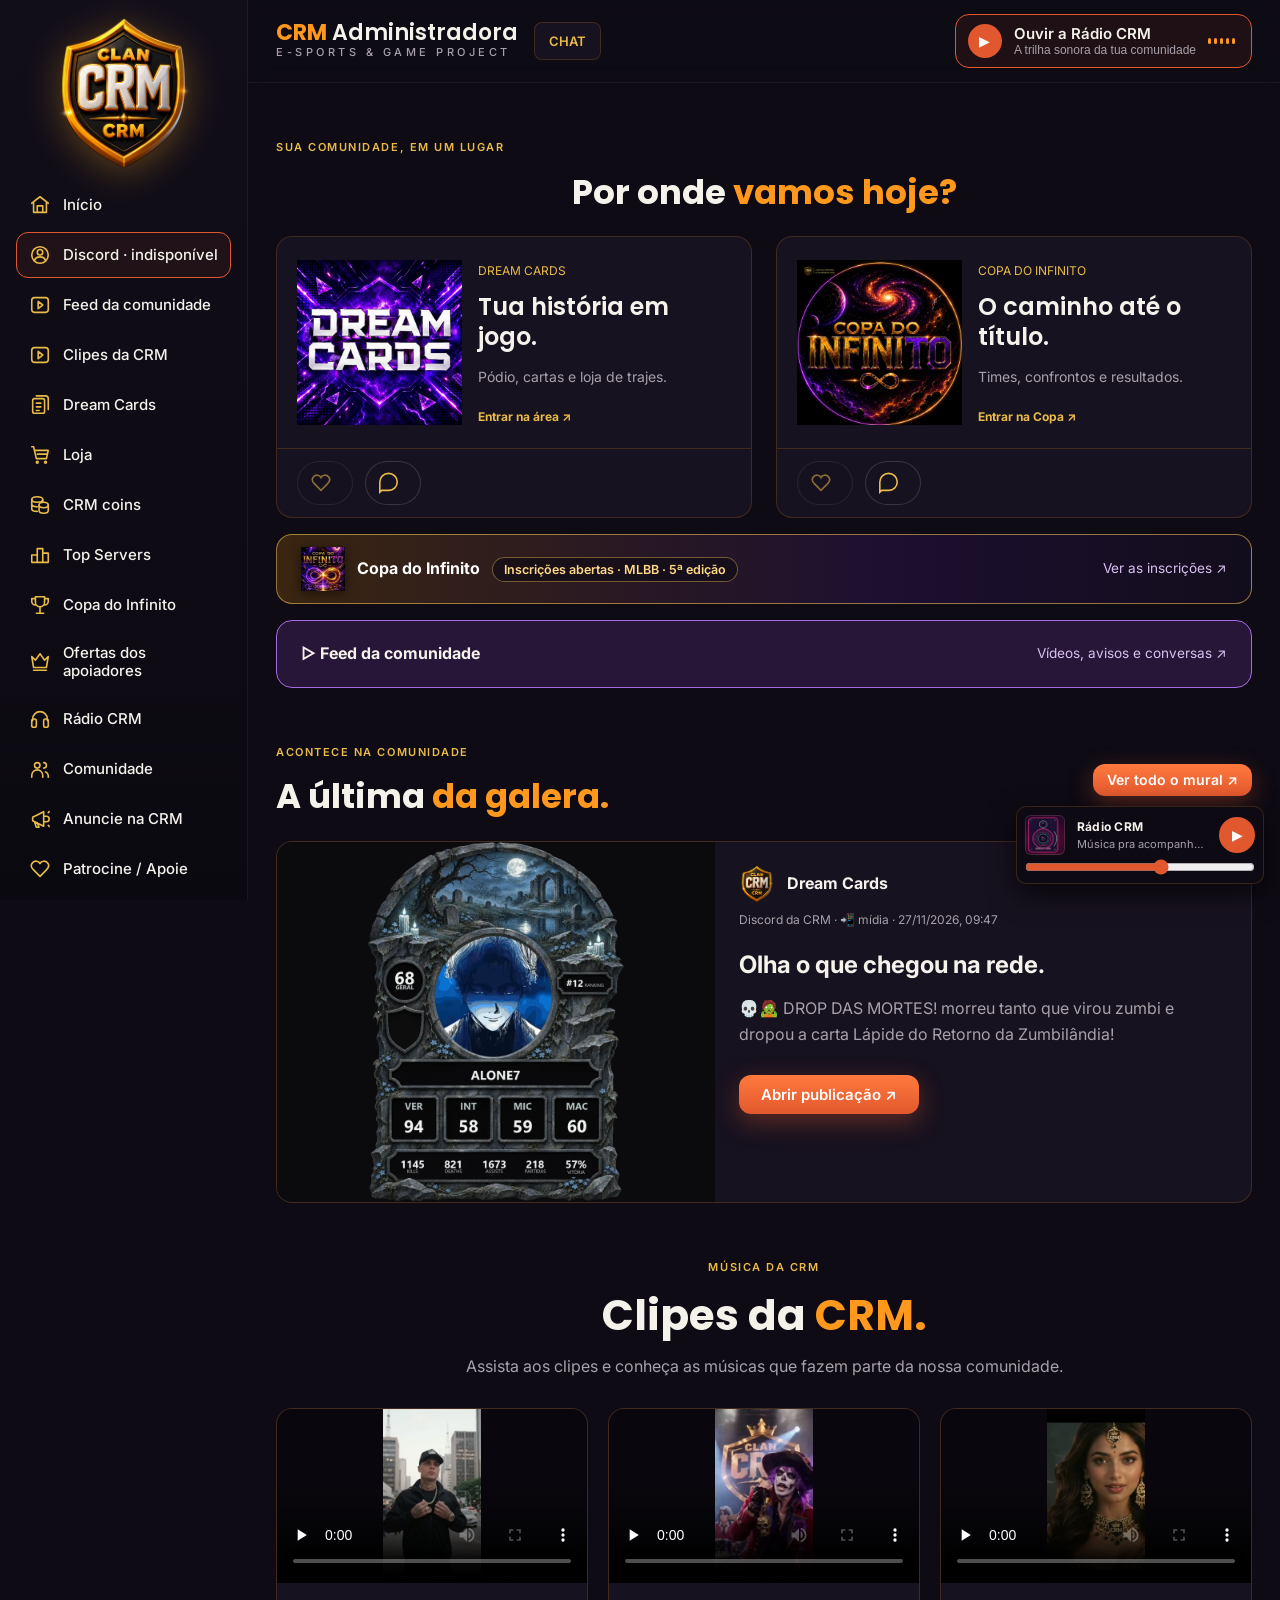
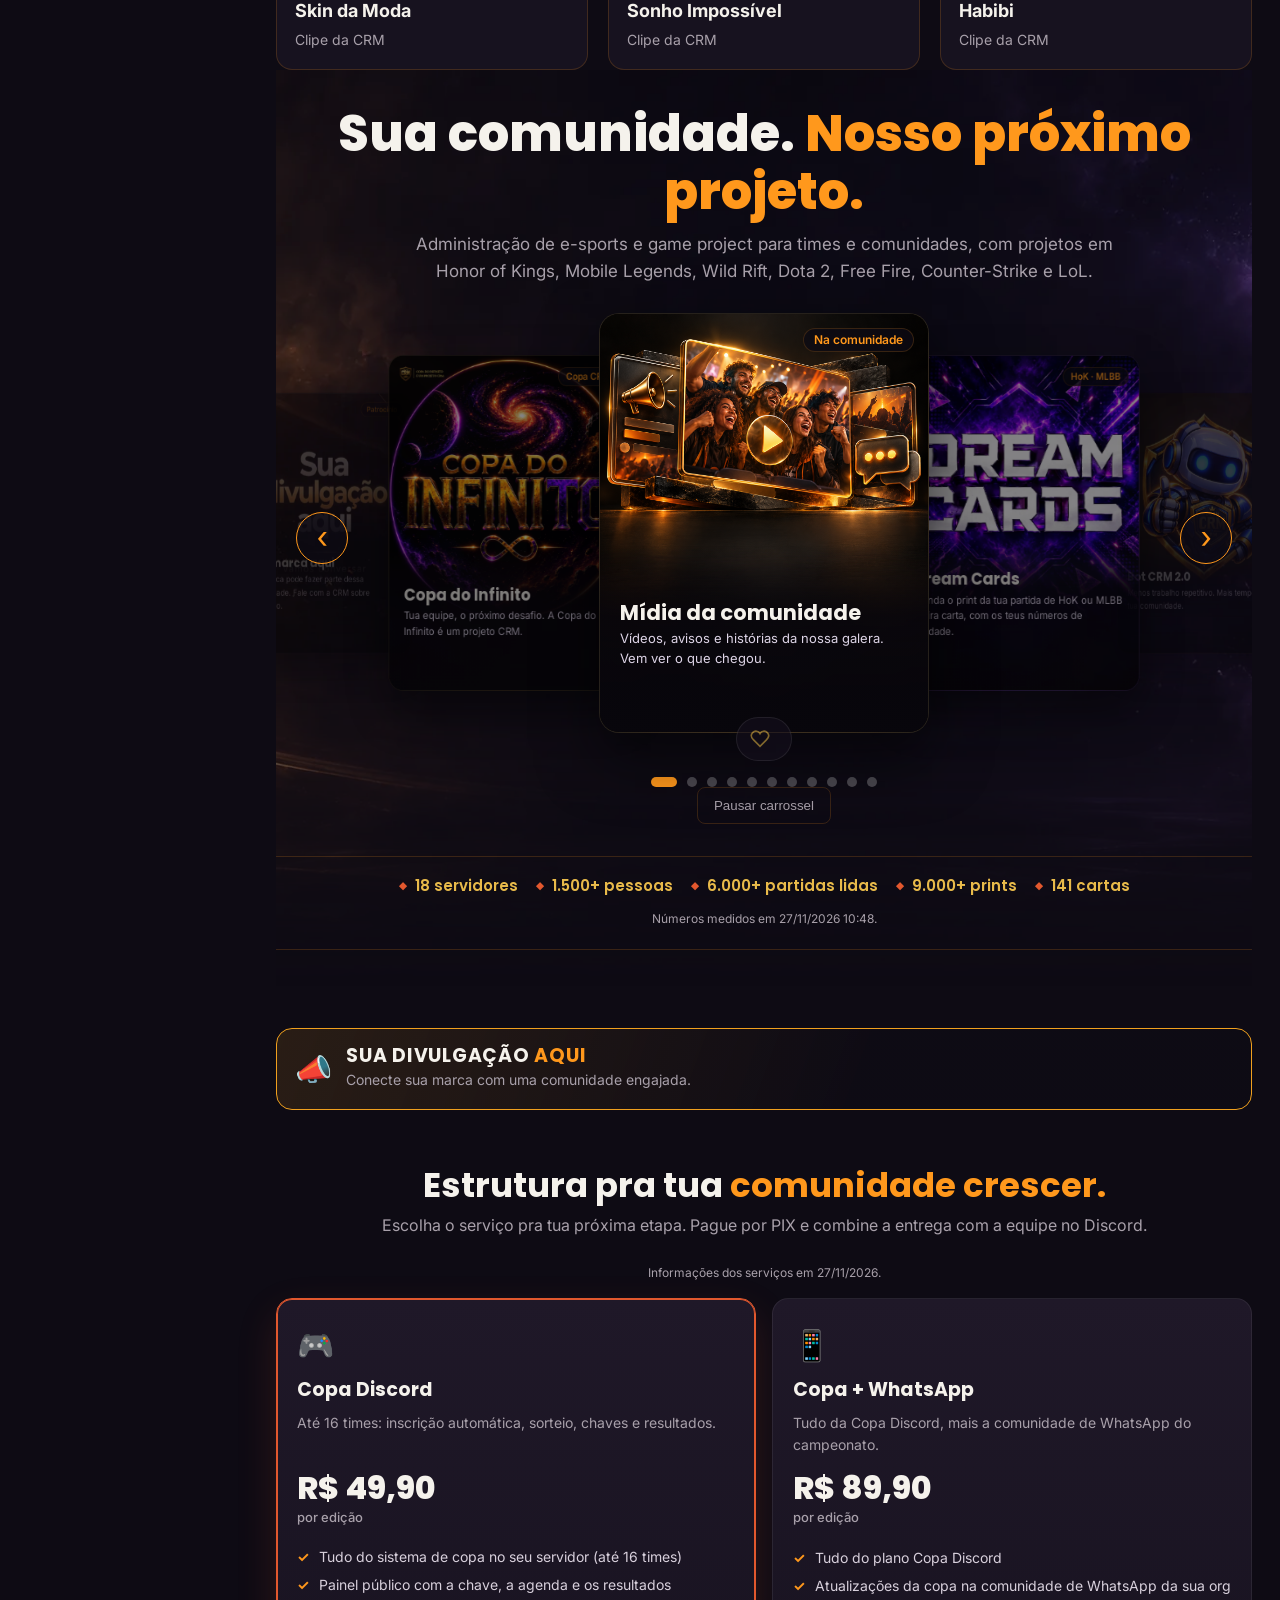
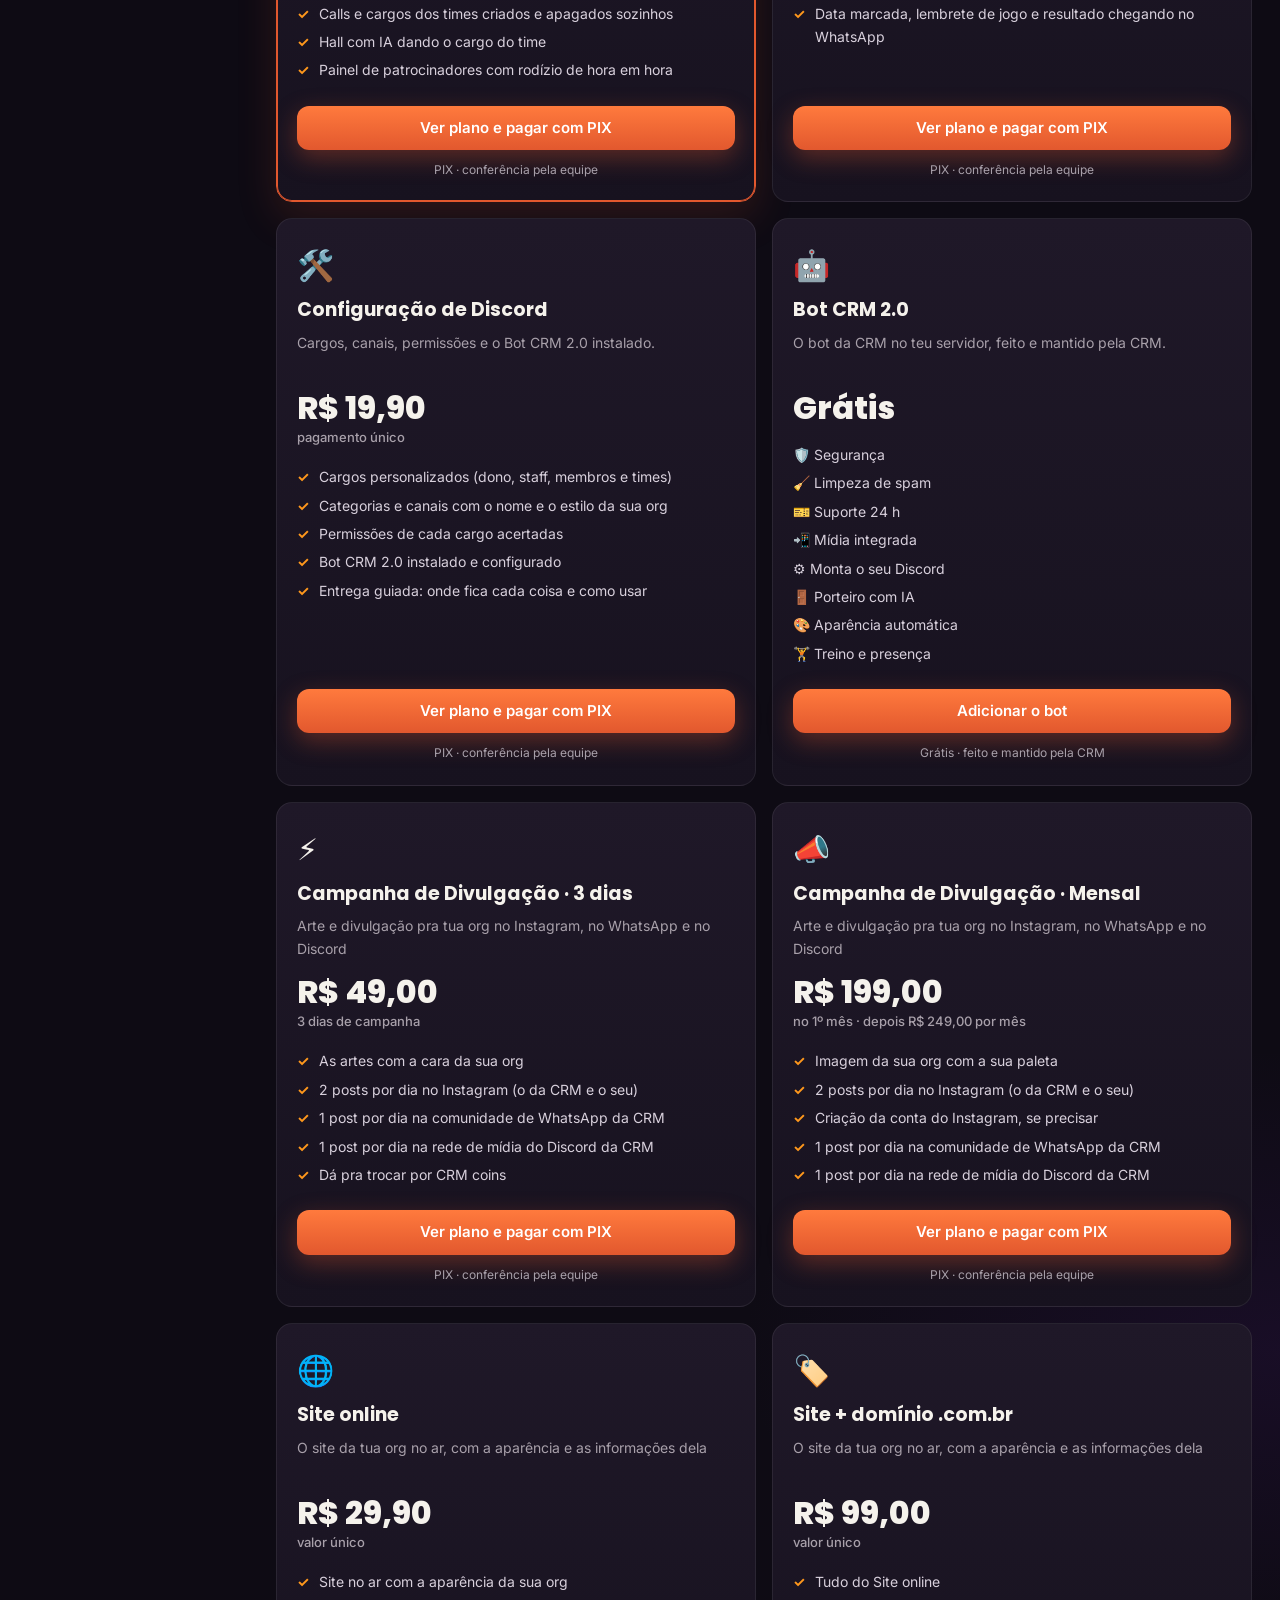
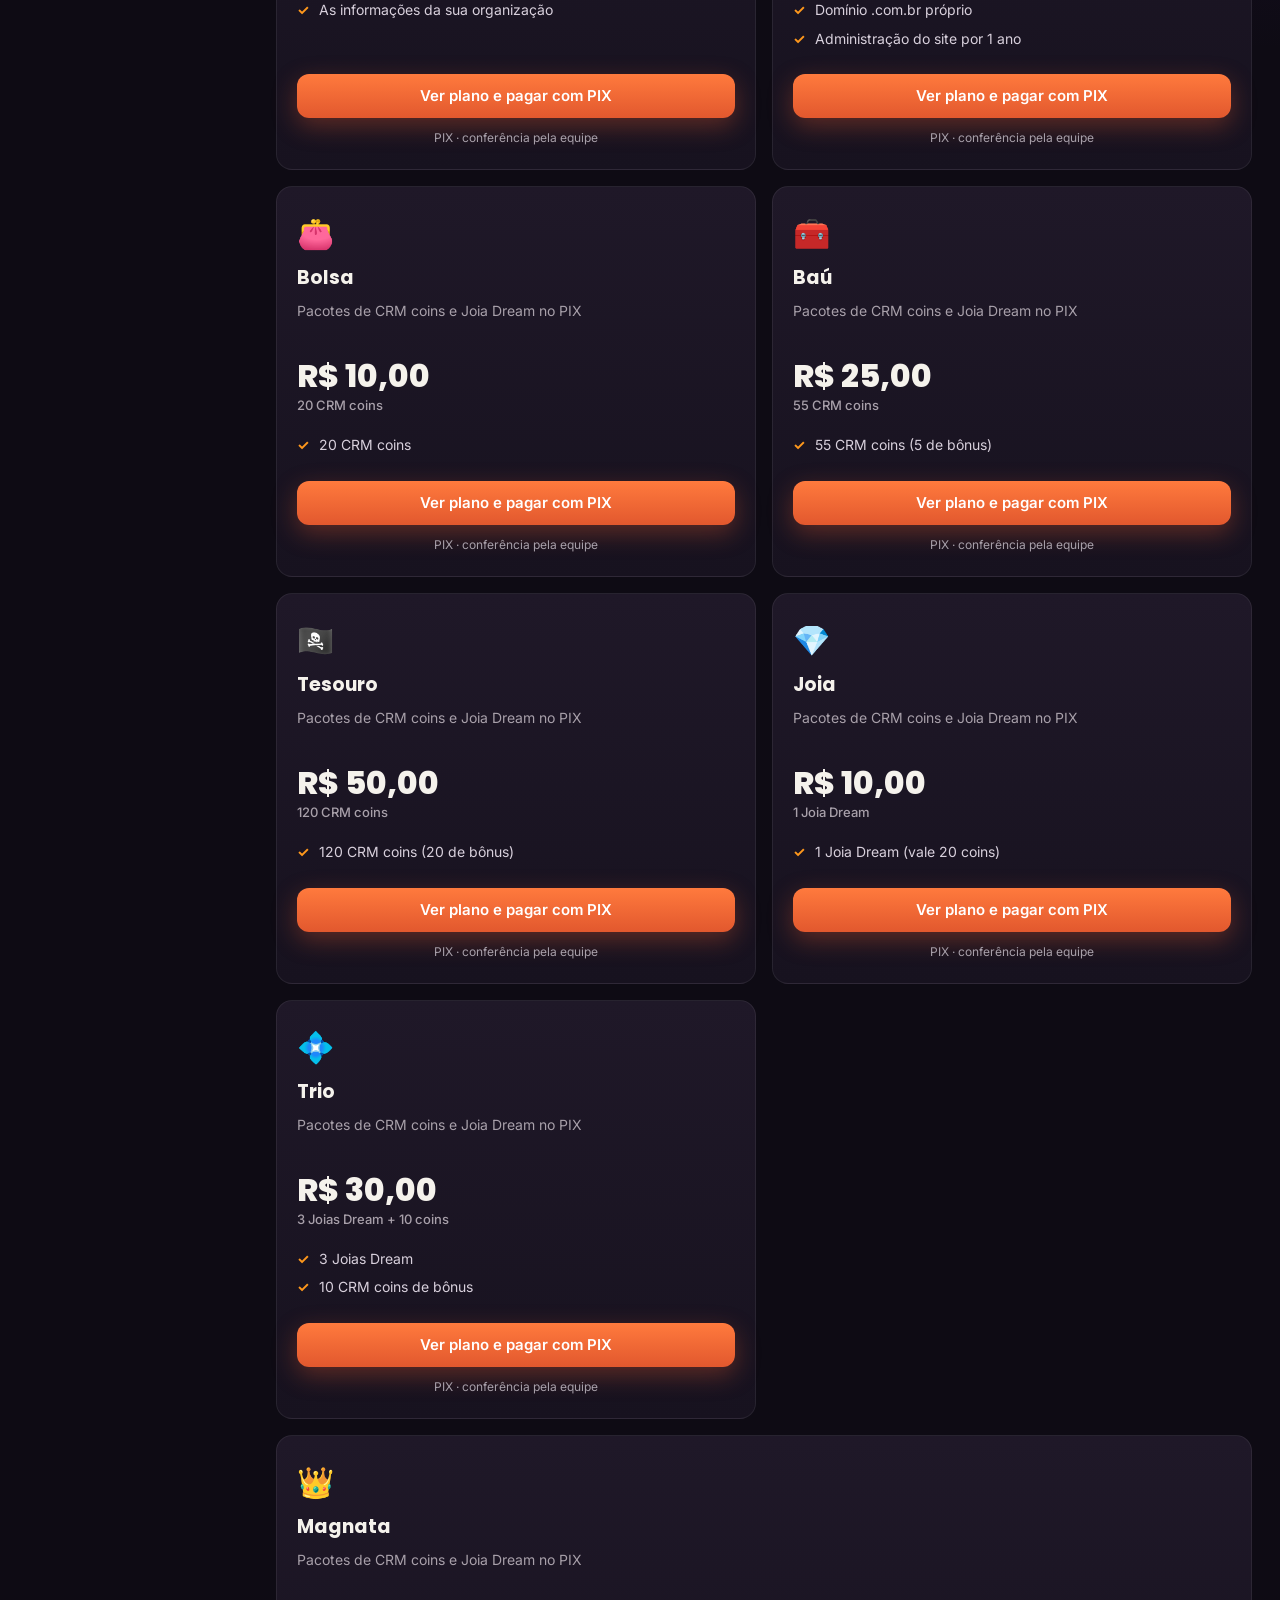
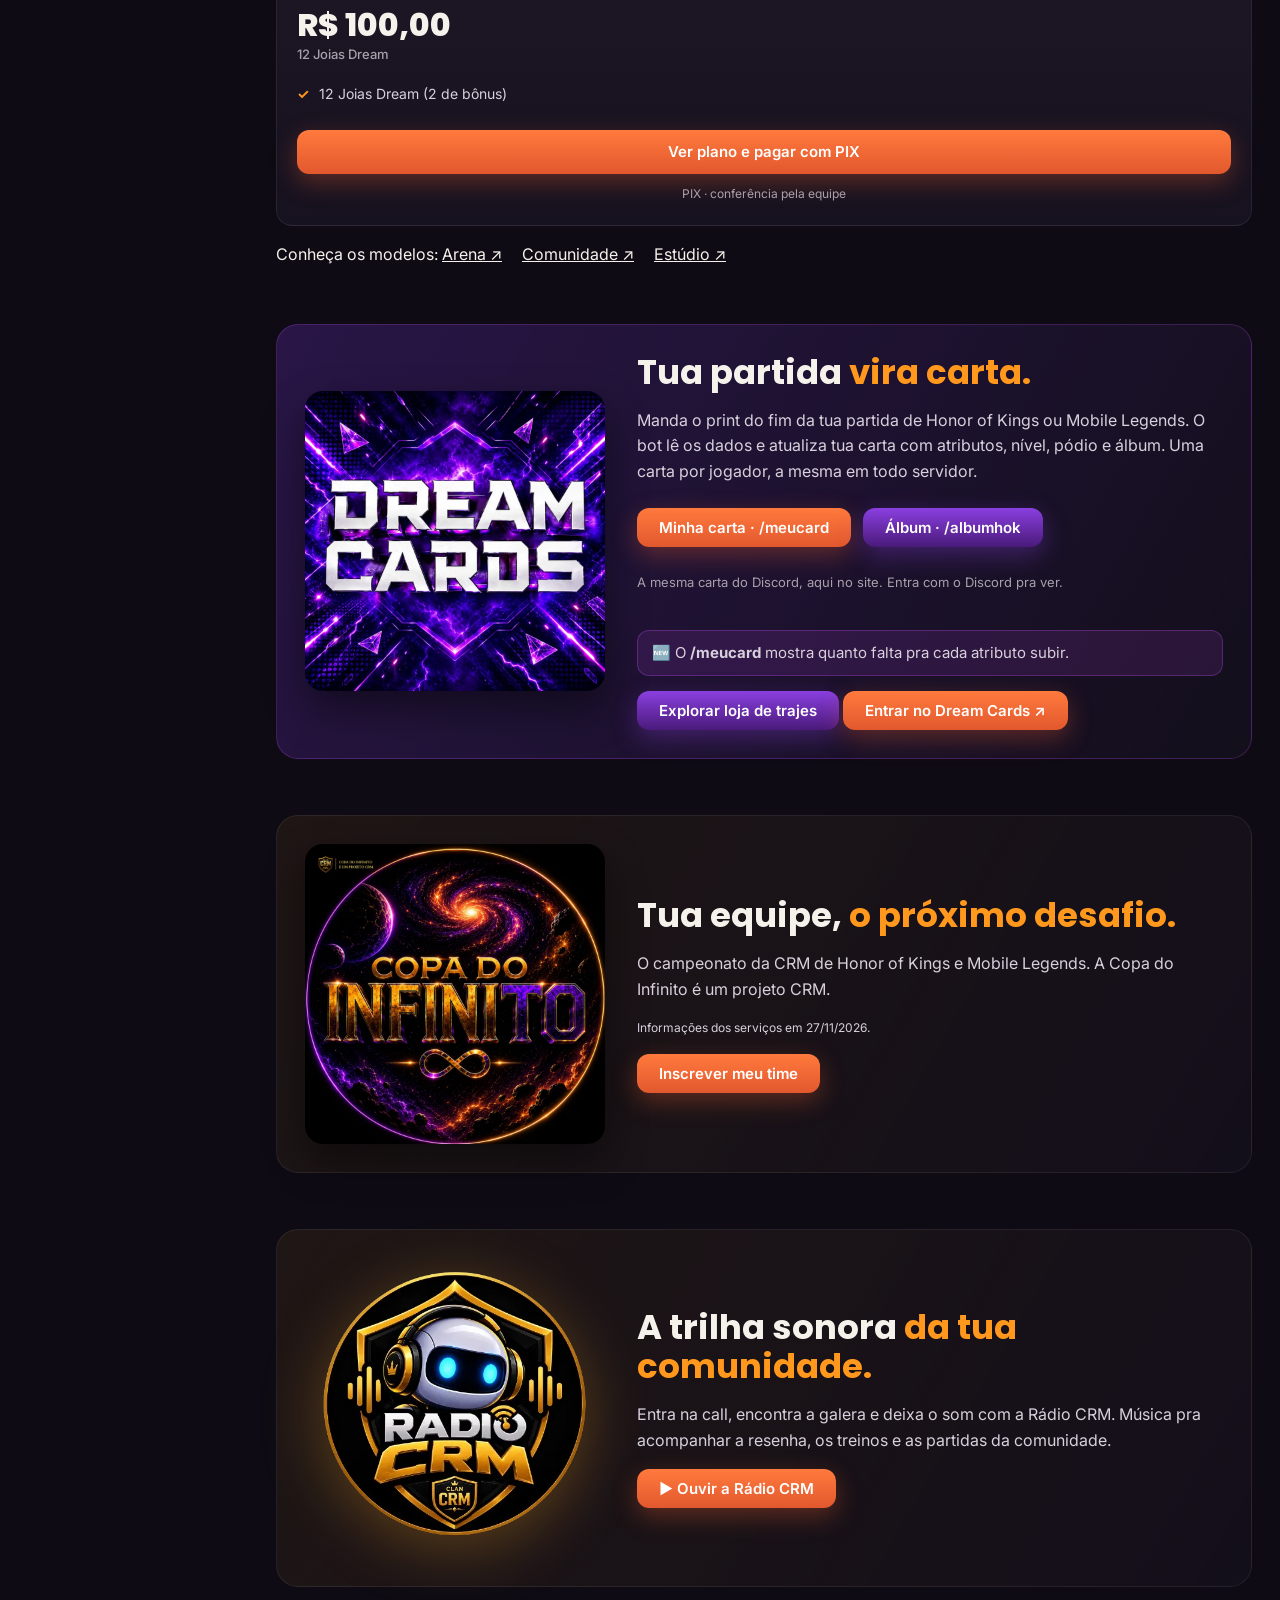
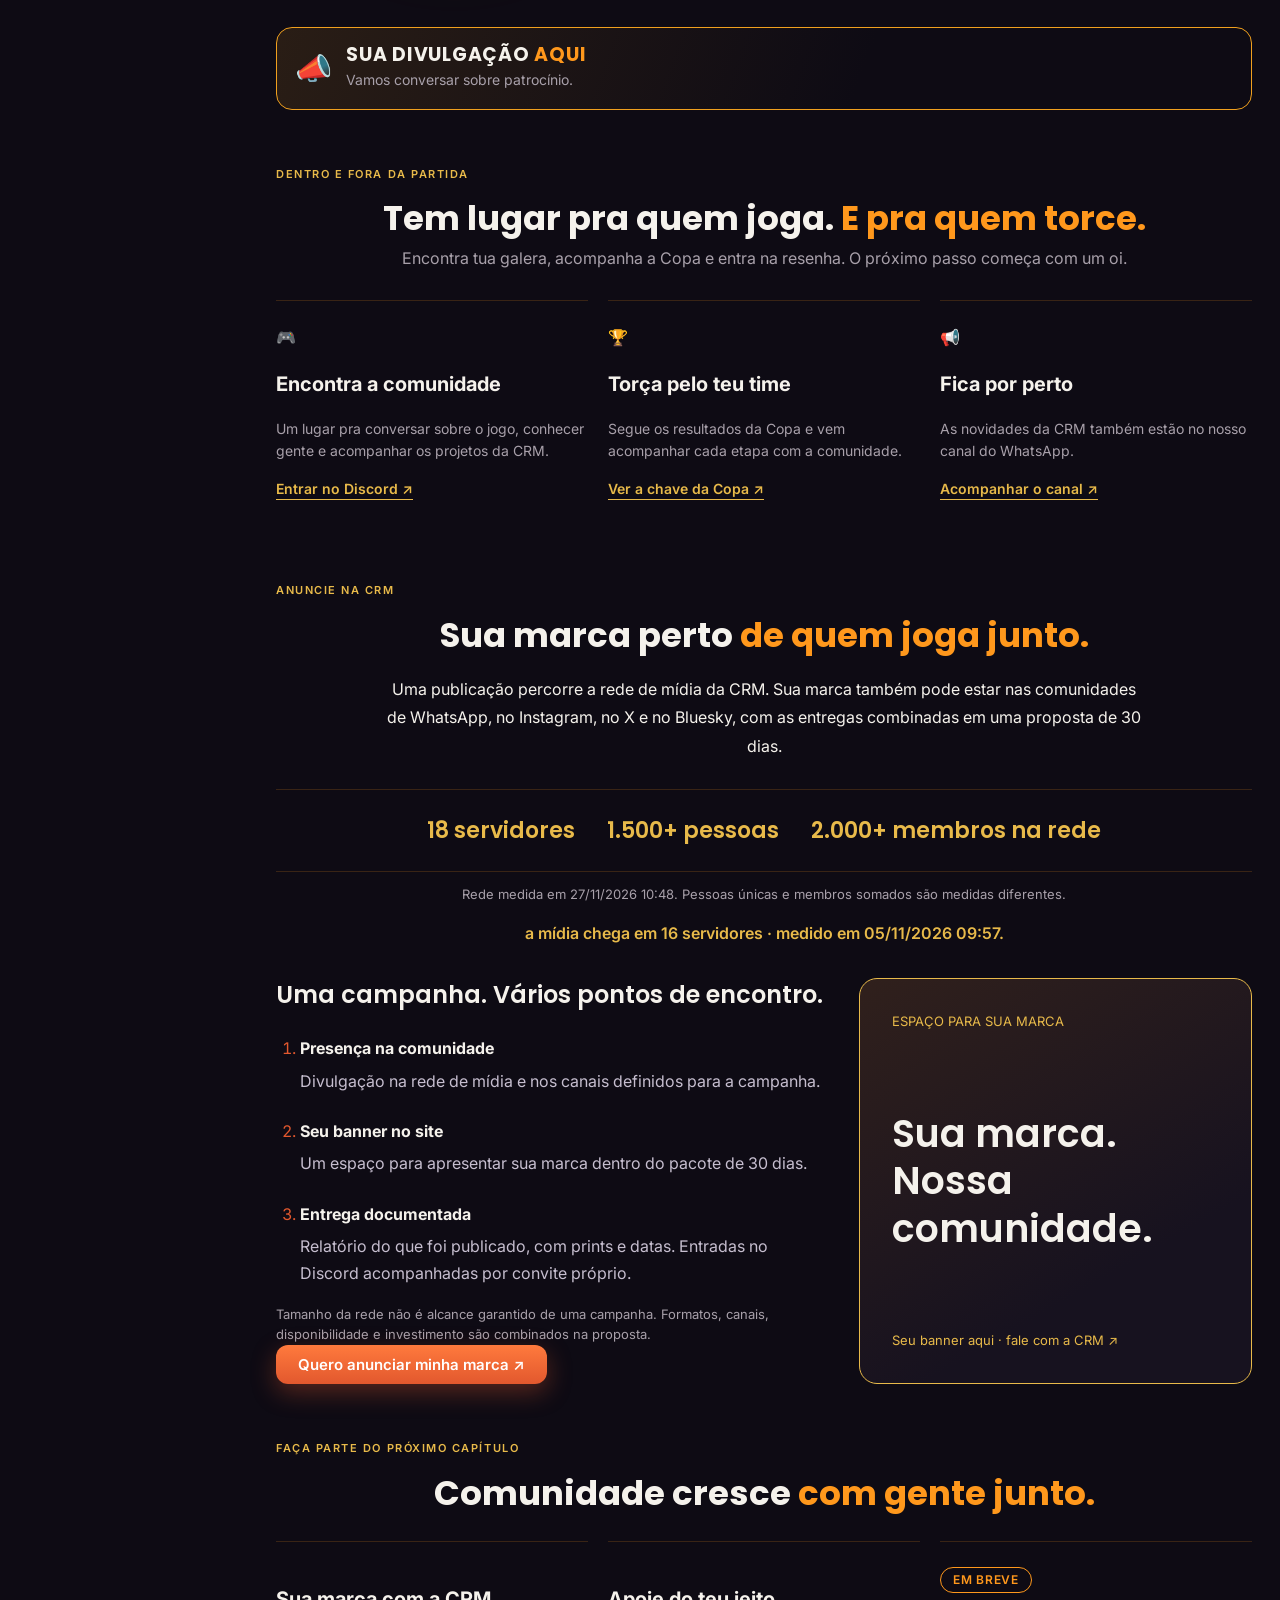
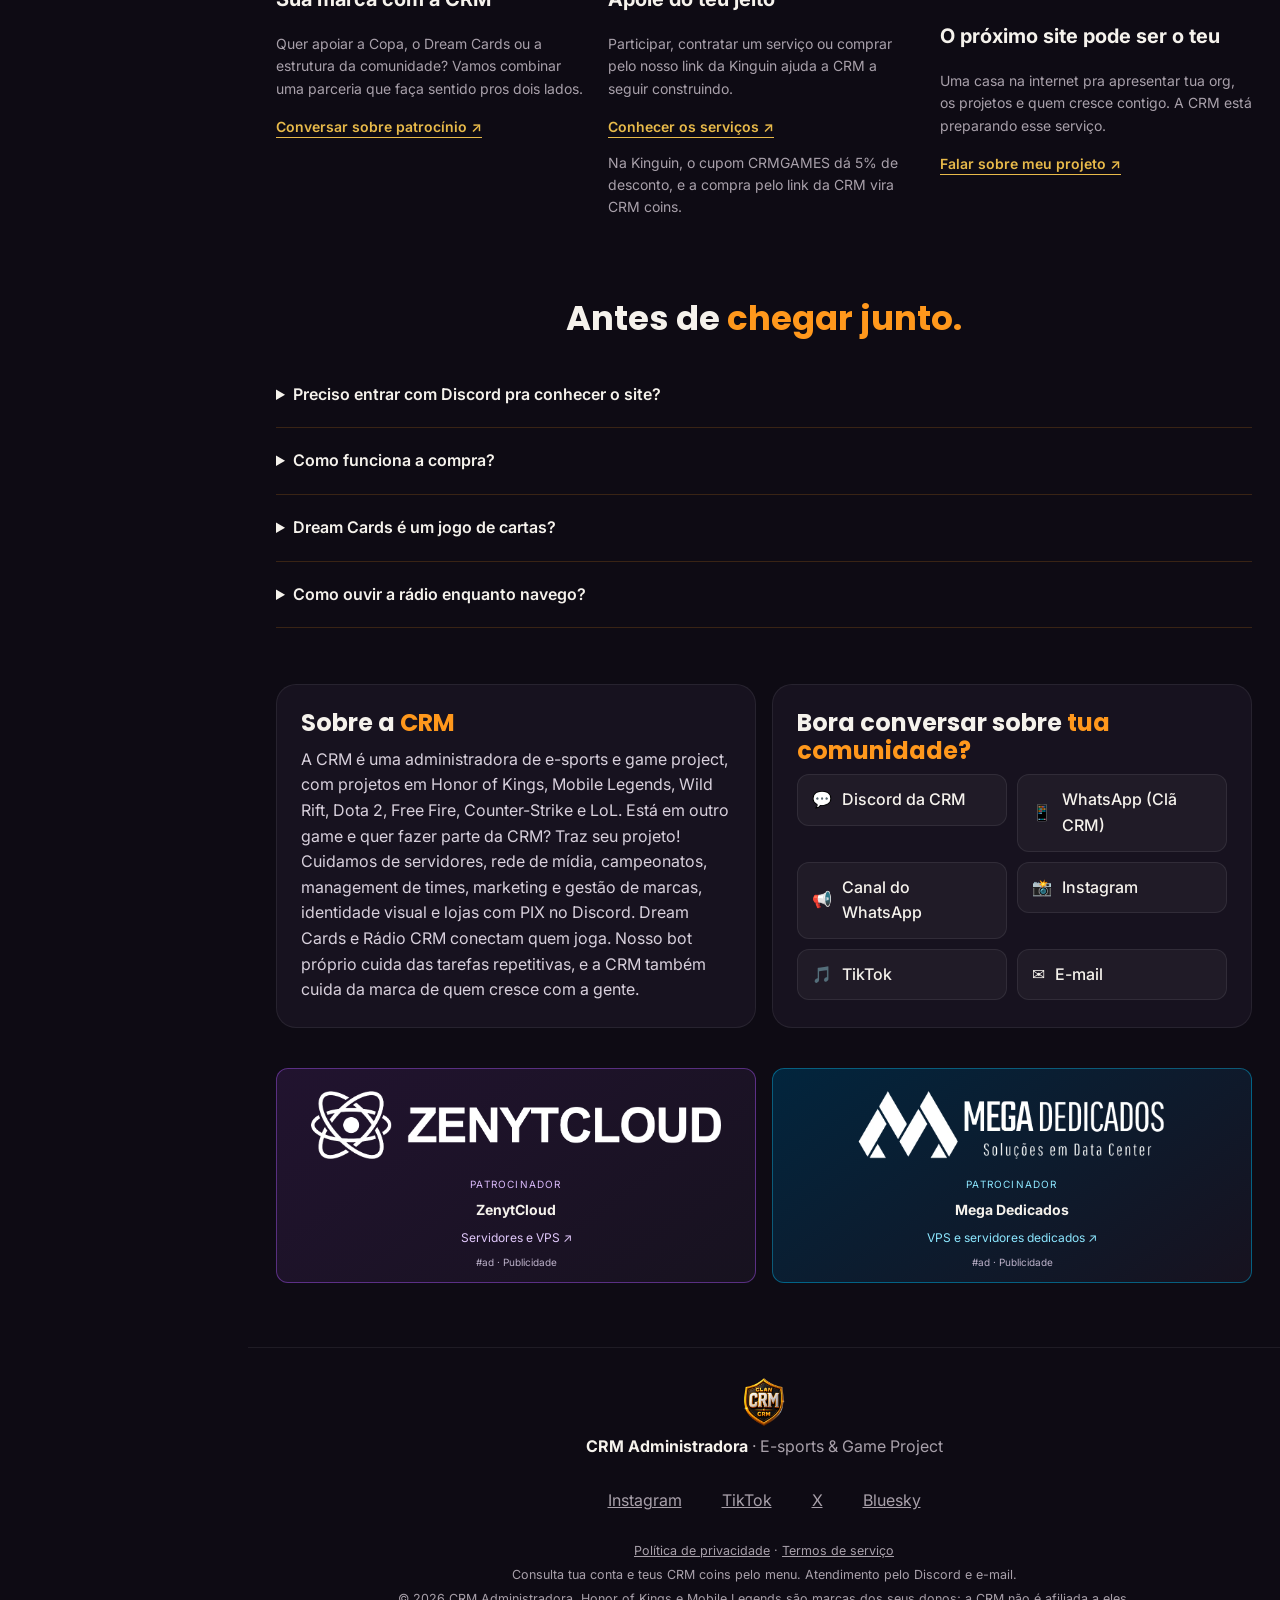
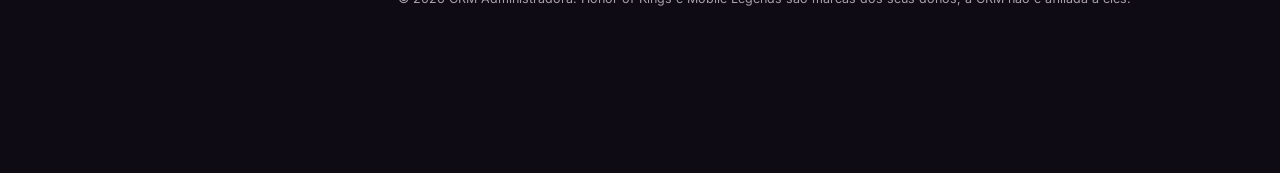
<file: index.html>
<!doctype html>
<html lang="pt-BR">
<head>
<meta charset="utf-8">
<meta name="viewport" content="width=device-width, initial-scale=1">
<title>CRM Administradora | E-sports &amp; Game Project</title>
<meta name="description" content="Administração de e-sports, campeonatos, management de times, marketing e gestão de marcas. Conheça os serviços e projetos da CRM.">
<meta name="theme-color" content="#0E0B14">
<meta property="og:title" content="CRM Administradora | E-sports & Game Project">
<meta property="og:description" content="Administração de e-sports, campeonatos, times, marketing e gestão de marcas. Sua comunidade. Nosso próximo projeto.">
<meta property="og:image" content="https://crmadministradora.com.br/assets/img/og.jpg">
<meta property="og:type" content="website">
<meta property="og:url" content="https://crmadministradora.com.br/">
<link rel="canonical" href="https://crmadministradora.com.br/">
<link rel="icon" href="assets/img/favicon.png">
<link rel="apple-touch-icon" href="assets/img/apple-touch-icon.png">
<link rel="preconnect" href="https://fonts.googleapis.com">
<link rel="preconnect" href="https://fonts.gstatic.com" crossorigin>
<link href="https://fonts.googleapis.com/css2?family=Inter:wght@400;500;600&family=Poppins:wght@600;700;800&display=swap" rel="stylesheet">
<link rel="stylesheet" href="assets/css/site.css?v=20261106">
<link rel="stylesheet" href="assets/css/comunidade.css?v=20261028-convite-fairy">
<link rel="stylesheet" href="assets/css/coins.css?v=20261028-convite-fairy">
<link rel="stylesheet" href="assets/css/card-shop.css?v=p27">
<link rel="stylesheet" href="assets/css/anuncie.css?v=p31">
<link rel="stylesheet" href="assets/css/areas.css?v=areas4">
<link rel="stylesheet" href="assets/css/patrocinadores.css?v=p137-20261112">
<link rel="stylesheet" href="assets/css/midia.css?v=2">
<link rel="stylesheet" href="assets/css/clipes.css?v=p172">
<link rel="stylesheet" href="assets/css/radio-contadores.css?v=p36">
<link rel="stylesheet" href="assets/css/p39.css?v=p181-20261121">
<link rel="stylesheet" href="assets/css/dreamcards-site.css?v=p176-20261121">
<link rel="stylesheet" href="assets/css/radio-discos.css?v=1">
<link rel="stylesheet" href="assets/css/ajustes-topo.css?v=1">
<link rel="stylesheet" href="assets/css/chat-site.css?v=2">
<link rel="stylesheet" href="assets/css/radio-mini.css?v=p50">
<link rel="stylesheet" href="assets/css/feedback-adm.css?v=1">
<link rel="stylesheet" href="assets/css/faixa-copa.css?v=1">
<link rel="stylesheet" href="assets/css/copa-inscricao.css?v=2">
<link rel="stylesheet" href="assets/css/servidores.css?v=p146">
</head>
<body>
<a class="pular" href="#conteudo">Pular para o conteúdo</a>

<!-- ====== MENU À ESQUERDA (no celular vira gaveta) ====== -->
<aside class="lateral" id="lateral" aria-label="Menu">
  <a class="lateral-logo" href="#inicio" aria-label="Início">
    <img src="assets/img/crm-logo-27-10.png" alt="Escudo oficial da CRM" width="150" height="150">
  </a>
  <section id="perfil-crm" class="perfil-crm" aria-label="Teu Perfil CRM" hidden>
    <div class="perfil-identidade" id="perfil-identidade"></div>
    <div class="perfil-saldo"><small>CRM COINS</small><strong id="perfil-saldo">Consultando…</strong><span id="perfil-estado" role="status"></span></div>
    <div class="perfil-acoes"><button type="button" class="botao botao-pequeno" id="perfil-abrir">Meu Perfil CRM ↗</button><a class="botao botao-pequeno" href="#dc-minha">Ver minha carta</a><button type="button" class="botao botao-pequeno" id="perfil-visor" hidden>📊 Visor</button><button type="button" class="perfil-reconectar" id="perfil-reconectar" hidden>Tentar novamente</button></div>
  </section>
  <nav class="menu">
    <a class="menu-item" href="#inicio"><svg class="menu-icon" viewBox="0 0 24 24" fill="none" stroke="currentColor" stroke-width="1.75" stroke-linecap="round" stroke-linejoin="round" aria-hidden="true"><path d="m3 10 9-7 9 7M5 9v11h14V9M9 20v-7h6v7"/></svg><span>Início</span></a>
    <button class="menu-item menu-login" id="btn-login" type="button">
      <svg class="menu-icon" viewBox="0 0 24 24" fill="none" stroke="currentColor" stroke-width="1.75" stroke-linecap="round" stroke-linejoin="round" aria-hidden="true"><circle cx="12" cy="12" r="9"/><circle cx="12" cy="9" r="3"/><path d="M6 18c1-3 3-4 6-4s5 1 6 4"/></svg>
      <span id="login-rotulo">Discord · em breve</span>
    </button>
    <a class="menu-item" href="#midia-rede"><svg class="menu-icon" viewBox="0 0 24 24" fill="none" stroke="currentColor" stroke-width="1.75" stroke-linecap="round" stroke-linejoin="round" aria-hidden="true"><rect x="3" y="4" width="18" height="16" rx="3"/><path d="m10 8 5 4-5 4Z"/></svg><span>Feed da comunidade</span></a>
    <a class="menu-item" href="#clipes-crm"><svg class="menu-icon" viewBox="0 0 24 24" fill="none" stroke="currentColor" stroke-width="1.75" stroke-linecap="round" stroke-linejoin="round" aria-hidden="true"><rect x="3" y="4" width="18" height="16" rx="3"/><path d="m10 8 5 4-5 4Z"/></svg><span>Clipes da CRM</span></a>
    <a class="menu-item" href="#dream-cards"><svg class="menu-icon" viewBox="0 0 24 24" fill="none" stroke="currentColor" stroke-width="1.75" stroke-linecap="round" stroke-linejoin="round" aria-hidden="true"><rect x="4" y="5" width="13" height="16" rx="2"/><path d="M8 2h10a3 3 0 0 1 3 3v12M8 10h5M8 14h5M8 18h3"/></svg><span>Dream Cards</span></a>
    <a class="menu-item" href="#loja"><svg class="menu-icon" viewBox="0 0 24 24" fill="none" stroke="currentColor" stroke-width="1.75" stroke-linecap="round" stroke-linejoin="round" aria-hidden="true"><path d="M3 3h2l3 13h11l2-9H6M9 11h10"/><circle cx="9" cy="20" r="1"/><circle cx="18" cy="20" r="1"/></svg><span>Loja</span></a>
    <a class="menu-item" href="#crm-coins"><svg class="menu-icon" viewBox="0 0 24 24" fill="none" stroke="currentColor" stroke-width="1.75" stroke-linecap="round" stroke-linejoin="round" aria-hidden="true"><ellipse cx="9" cy="6" rx="6" ry="3"/><path d="M3 6v5c0 2 3 3 6 3M3 11v5c0 2 3 3 6 3M15 6v3"/><ellipse cx="16" cy="12" rx="5" ry="3"/><path d="M11 12v6c0 2 2 3 5 3s5-1 5-3v-6"/></svg><span>CRM coins</span></a>
    <a class="menu-item" href="#servidores"><svg class="menu-icon" viewBox="0 0 24 24" fill="none" stroke="currentColor" stroke-width="1.75" stroke-linecap="round" stroke-linejoin="round" aria-hidden="true"><path d="M3 20v-8h6v8m0-8V5h6v15m0-10h6v10H3"/></svg><span>Top Servers</span></a>
    <a class="menu-item" href="#copa"><svg class="menu-icon" viewBox="0 0 24 24" fill="none" stroke="currentColor" stroke-width="1.75" stroke-linecap="round" stroke-linejoin="round" aria-hidden="true"><path d="M7 3h10v6a5 5 0 0 1-10 0V3ZM7 5H3v3a4 4 0 0 0 4 4M17 5h4v3a4 4 0 0 1-4 4M12 14v7M8 21h8"/></svg><span>Copa do Infinito</span></a>
    <a class="menu-item" href="#ofertas"><svg class="menu-icon" viewBox="0 0 24 24" fill="none" stroke="currentColor" stroke-width="1.75" stroke-linecap="round" stroke-linejoin="round" aria-hidden="true"><path d="m3 6 4 4 5-7 5 7 4-4-2 12H5L3 6ZM5 21h14"/></svg><span>Ofertas dos apoiadores</span></a>
    <a class="menu-item" href="#radio"><svg class="menu-icon" viewBox="0 0 24 24" fill="none" stroke="currentColor" stroke-width="1.75" stroke-linecap="round" stroke-linejoin="round" aria-hidden="true"><path d="M4 14v-2a8 8 0 0 1 16 0v2"/><rect x="3" y="12" width="5" height="9" rx="2"/><rect x="16" y="12" width="5" height="9" rx="2"/></svg><span>Rádio CRM</span></a>
    <a class="menu-item" href="#comunidade"><svg class="menu-icon" viewBox="0 0 24 24" fill="none" stroke="currentColor" stroke-width="1.75" stroke-linecap="round" stroke-linejoin="round" aria-hidden="true"><circle cx="9" cy="8" r="3"/><path d="M3 21v-2a6 6 0 0 1 12 0v2M16 5a3 3 0 0 1 0 6M18 15a5 5 0 0 1 3 4v2"/></svg><span>Comunidade</span></a>
    <a class="menu-item" href="#anuncie"><svg class="menu-icon" viewBox="0 0 24 24" fill="none" stroke="currentColor" stroke-width="1.75" stroke-linecap="round" stroke-linejoin="round" aria-hidden="true"><path d="m4 10 12-6v16L4 14v-4ZM16 9h3a3 3 0 0 1 0 6h-3M6 15l2 6h3l-2-5M21 5l1-1M21 19l1 1"/></svg><span>Anuncie na CRM</span></a>
    <a class="menu-item" href="#apoie"><svg class="menu-icon" viewBox="0 0 24 24" fill="none" stroke="currentColor" stroke-width="1.75" stroke-linecap="round" stroke-linejoin="round" aria-hidden="true"><path d="M20 5a5 5 0 0 0-8 1 5 5 0 0 0-8-1c-3 3-1 6 1 8l7 7 7-7c2-2 4-5 1-8Z"/></svg><span>Patrocine / Apoie</span></a>
    <a class="menu-item" href="#sobre"><svg class="menu-icon" viewBox="0 0 24 24" fill="none" stroke="currentColor" stroke-width="1.75" stroke-linecap="round" stroke-linejoin="round" aria-hidden="true"><circle cx="12" cy="12" r="9"/><path d="M12 11v6M12 7v.1"/></svg><span>Sobre a CRM</span></a>
    <a class="menu-item" href="#contato"><svg class="menu-icon" viewBox="0 0 24 24" fill="none" stroke="currentColor" stroke-width="1.75" stroke-linecap="round" stroke-linejoin="round" aria-hidden="true"><rect x="3" y="5" width="18" height="14" rx="2"/><path d="m3 7 9 6 9-6"/></svg><span>Contate-nos</span></a>
  </nav>
  <a class="divulgacao divulgacao-lateral" href="#anuncie" aria-label="Sua divulgação aqui: fale com a CRM sobre patrocínio">
    <img src="assets/img/divulgacao-esquerda.webp" alt="" width="350" height="700" loading="lazy">
  </a>
</aside>
<div class="veu" id="veu" hidden></div>

<!-- ====== O TOPO ====== -->
<header class="topo" id="topo">
  <button class="btn-gaveta" id="btn-gaveta" type="button" aria-label="Abrir o menu" aria-controls="lateral" aria-expanded="false">
    <span></span><span></span><span></span>
  </button>
  <a class="topo-marca" href="#inicio">
    <img class="topo-escudo" src="assets/img/crm-logo-27-10.png" alt="" width="44" height="44">
    <span class="topo-nome"><b>CRM</b> Administradora<small>E-sports &amp; Game Project</small></span>
  </a>
  <button type="button" id="abrir-chat" class="topo-chat" aria-haspopup="dialog">CHAT</button>
  <span id="site-agora" class="site-agora" hidden></span>
  <div class="radio-player" id="radio-crm">
    <button class="radio-botao" id="radio-botao" type="button" aria-label="Ouvir ou pausar a Rádio CRM" aria-describedby="radio-dica">
      <span class="radio-icone" aria-hidden="true">▶</span>
      <span class="radio-texto"><b>Ouvir a Rádio CRM</b><small id="radio-faixa">A trilha sonora da tua comunidade</small></span>
      <span class="radio-ondas" aria-hidden="true"><i></i><i></i><i></i><i></i><i></i></span>
    </button>
    <div class="radio-pop" id="radio-dica" role="status" hidden>
      <img src="assets/img/radio-crm.webp" alt="" width="64" height="64">
      <p><b>Ouça a Rádio CRM aqui no site.</b> A música continua enquanto você navega.</p>
      <a class="botao botao-pequeno" data-link="site_crm" target="_blank" rel="noopener">Ouvir no Discord</a>
    </div>
    <audio id="radio-audio" preload="none"></audio>
  </div>

</header>

<main id="conteudo">
  <nav class="area-nav" id="area-nav" aria-label="Navegação da área" hidden></nav>
  <section class="secao inicio-resumo" id="inicio-resumo" aria-labelledby="resumo-titulo">
    <span class="sobretitulo">SUA COMUNIDADE, EM UM LUGAR</span><h2 id="resumo-titulo">Por onde <em>vamos hoje?</em></h2>
    <div class="resumo-portas"><a href="#dream-cards"><img src="assets/img/dream-cards.webp" alt="" width="900" height="900"><div><span>DREAM CARDS</span><h3>Tua história em jogo.</h3><p>Pódio, cartas e loja de trajes.</p><b>Entrar na área ↗</b></div></a><a href="#copa"><img src="assets/img/copa-do-infinito.webp" alt="" width="900" height="900"><div><span>COPA DO INFINITO</span><h3>O caminho até o título.</h3><p>Times, confrontos e resultados.</p><b>Entrar na Copa ↗</b></div></a></div>
  </section>
  <a class="feed-atalho copa-atalho" id="copa-atalho" href="#copa-inscricao"><i class="copa-atalho-nome"><img src="assets/img/copa-escudo.webp" alt="" width="44" height="44">Copa do Infinito<b id="copa-atalho-estado"></b></i> <span id="copa-atalho-lado">Times, confrontos e resultados ↗</span></a>
  <a class="feed-atalho" href="#midia-rede">▷ Feed da comunidade <span>Vídeos, avisos e conversas ↗</span></a>
  <section class="secao" id="midia-ultima" aria-labelledby="ultima-titulo"><div class="midia-section-head"><div><span class="sobretitulo">ACONTECE NA COMUNIDADE</span><h2 id="ultima-titulo">A última <em>da galera.</em></h2></div><a class="botao botao-pequeno" href="#midia-rede">Ver todo o mural ↗</a></div><div id="midia-destaque"></div></section>
  <section class="secao midia-rede" id="midia-rede" aria-labelledby="midia-titulo">
    <header class="midia-hero"><img src="assets/img/midia-comunidade.png" alt="Ilustração de uma comunidade reunida entre telas de vídeo e conversas" width="1254" height="1254"><div><span class="sobretitulo">O QUE MOVE A NOSSA GALERA</span><h2 id="midia-titulo">Mídia da <em>comunidade.</em></h2><p>Os avisos, os vídeos e as histórias que merecem circular. Acompanha o que chegou e entra na conversa.</p><a href="#midia-lista" class="botao">Explorar publicações ↓</a></div></header>
    <div class="midia-toolbar" id="midia-lista"><div role="group" aria-label="Filtrar publicações"><button type="button" data-midia-filter="todos" aria-pressed="true">Tudo</button><button type="button" data-midia-filter="videos" aria-pressed="false">Vídeos</button><button type="button" data-midia-filter="imagens" aria-pressed="false">Fotos e artes</button></div><button type="button" id="midia-atualizar">Atualizar mural ↻</button></div>
    <p id="midia-data" class="data-referencia"></p><p id="midia-status" role="status"></p><div id="midia-posts" class="midia-posts"></div><button type="button" class="botao" id="midia-mais" hidden>Ver mais publicações</button>
  </section>
  <section class="secao clipes-crm" id="clipes-crm" aria-labelledby="clipes-titulo">
    <div class="clipes-cabecalho"><span class="sobretitulo">MÚSICA DA CRM</span><h2 id="clipes-titulo">Clipes da <em>CRM.</em></h2><p>Assista aos clipes e conheça as músicas que fazem parte da nossa comunidade.</p></div>
    <div class="clipes-grade">
      <article class="clipe-card"><div class="clipe-video"><video controls preload="none" poster="assets/midia/clipes/skin-da-moda-capa.jpg" aria-label="Clipe Skin da Moda"><source src="assets/midia/clipes/skin-da-moda.mp4" type="video/mp4">Seu navegador não consegue reproduzir este vídeo.</video></div><div class="clipe-info"><h3>Skin da Moda</h3><p>Clipe da CRM</p></div></article>
      <article class="clipe-card"><div class="clipe-video"><video controls preload="none" poster="assets/midia/clipes/sonho-impossivel-capa.jpg" aria-label="Clipe Sonho Impossível"><source src="assets/midia/clipes/sonho-impossivel.mp4" type="video/mp4">Seu navegador não consegue reproduzir este vídeo.</video></div><div class="clipe-info"><h3>Sonho Impossível</h3><p>Clipe da CRM</p></div></article>
      <article class="clipe-card"><div class="clipe-video"><video controls preload="none" poster="assets/midia/clipes/habibi-capa.jpg" aria-label="Clipe Habibi"><source src="assets/midia/clipes/habibi.mp4" type="video/mp4">Seu navegador não consegue reproduzir este vídeo.</video></div><div class="clipe-info"><h3>Habibi</h3><p>Clipe da CRM</p></div></article>
    </div>
  </section>
  <!-- ====== O CARROSSEL ====== -->
  <section class="vitrine" aria-labelledby="titulo-vitrine">
    <div class="vitrine-fundo" aria-hidden="true"></div>
    <h1 id="titulo-vitrine">Sua comunidade. <em>Nosso próximo projeto.</em></h1>
    <p class="vitrine-sub">Administração de e-sports e game project para times e comunidades, com projetos em Honor of Kings, Mobile Legends, Wild Rift, Dota 2, Free Fire, Counter-Strike e LoL.</p>
    <div class="carrossel" id="carrossel" aria-roledescription="carrossel" aria-label="Produtos e projetos da CRM">
      <button class="seta seta-esq" id="seta-esq" type="button" aria-label="Anterior">‹</button>
      <div class="carrossel-trilho" id="carrossel-trilho"></div>
      <button class="seta seta-dir" id="seta-dir" type="button" aria-label="Próximo">›</button>
    </div>
    <div class="pontos" id="pontos" role="group" aria-label="Escolher card"></div>
    <button class="controle-movimento" id="pausar-carrossel" type="button" aria-pressed="false">Pausar carrossel</button>
    <div class="vitrine-informacoes">
      <div class="vitrine-numeros" id="vitrine-numeros"></div>
    </div>
    <ul class="numeros" id="numeros" aria-label="A CRM em números" aria-describedby="medido-em"></ul>
    <p class="data-referencia" id="medido-em"></p>
  </section>

  <a class="divulgacao divulgacao-faixa" href="#anuncie">
    <span class="divulgacao-icone" aria-hidden="true">📣</span>
    <span><b>Sua divulgação <em>aqui</em></b><small>Conecte sua marca com uma comunidade engajada.</small></span>
  </a>

  <!-- ====== A LOJA ====== -->
  <section class="secao coins" id="crm-coins" aria-labelledby="titulo-coins">
    <span class="sobretitulo">TUA PARTICIPAÇÃO VALE MAIS</span>
    <h2 id="titulo-coins">Traz tua galera.<br><em>Conquista tua próxima troca.</em></h2>
    <p class="secao-sub">Atividade na CRM gera coins para comprar na Loja da CRM. Entra na resenha, convida teus amigos e acompanha teu progresso aqui.</p>
    <div class="coins-acoes"><button type="button" class="botao" id="coins-entrar">Minha conta · Discord</button><a class="botao botao-roxo" data-link="site_crm" target="_blank" rel="noopener">Entrar no Discord da CRM ↗</a></div>
    <p class="coins-privacidade">O login guarda só o teu id e o teu nome do Discord, pra mostrar os teus CRM coins. Sair apaga a sessão.</p>
    <section class="convide" id="convide-ganhe" aria-labelledby="convide-titulo">
      <div class="convide-abertura"><span class="sobretitulo">CONVIDE E GANHE</span><h3 id="convide-titulo">Tua galera joga.<br>Tu ganha junto.</h3><p>Traz amigos ativos pra comunidade. Depois que eles entram pelo teu link, a participação deles também gera CRM coins pra ti, mesmo quando tu não está online.</p><div class="coins-acoes"><a class="botao" href="https://discord.com/channels/1424066515564495095/1564340921733095519" target="_blank" rel="noopener">Pegar meu convite ↗</a><a class="convide-entrada" data-link="site_crm" target="_blank" rel="noopener">Ainda não entrou? Vem pra CRM ↗</a></div></div>
      <div class="convide-passos"><ol><li><strong>Pega teu link pessoal</strong><span>No canal 💰・coins, toca em 🎟️ Meu convite e chama teus amigos.</span></li><li><strong>Amigo novo, +1 CRM coin</strong><span>Uma vez por amigo que entrar pelo teu convite.</span></li><li><strong>A atividade dele conta pra ti</strong><span>Ganha 0,05 coin por hora de call do amigo e 0,01 coin por mensagem, reação ou botão dele.</span></li></ol><p class="convide-nota">As recompensas acompanham a atividade real dos teus convidados. Junta CRM coins e troca por serviços da CRM ou trajes do Card Shop. Consulta as regras no canal.</p></div>
    </section>
    <p id="coins-status" role="status">Consultando os CRM coins…</p>
    <button type="button" class="coins-recarregar" id="coins-recarregar">Atualizar coins e conexão</button>
    <div class="coins-colunas"><section aria-labelledby="coins-ganhar-titulo"><h3 id="coins-ganhar-titulo">Como ganhar</h3><ul id="coins-ganhar" class="coins-lista"></ul></section><section aria-labelledby="coins-trocar-titulo"><h3 id="coins-trocar-titulo">Pelo que trocar</h3><ul id="coins-trocas" class="coins-lista"></ul></section></div>
    <details class="coins-regras"><summary>Regras e limites do dia</summary><p id="coins-tetos"></p><ul id="coins-regras"></ul></details>
    <section class="coins-ranking" aria-labelledby="coins-ranking-titulo"><h3 id="coins-ranking-titulo">Ranking global de CRM coins</h3><div class="coins-abas" role="tablist" aria-label="Rankings CRM coins"><button type="button" role="tab" id="aba-coins" aria-selected="true" aria-controls="coins-ranking-lista" data-ranking="coins">Coins</button><button type="button" role="tab" id="aba-convites" aria-selected="false" aria-controls="coins-ranking-lista" tabindex="-1" data-ranking="convites">Convites do mês</button><button type="button" role="tab" id="aba-participacao" aria-selected="false" aria-controls="coins-ranking-lista" tabindex="-1" data-ranking="participacao">Participação do mês</button></div><div id="coins-ranking-lista" role="tabpanel" aria-labelledby="aba-coins" tabindex="0"></div><p id="coins-atualizado" class="coins-privacidade"></p></section>
  </section>

  <section class="secao" id="loja" aria-labelledby="titulo-loja">
    <h2 id="titulo-loja">Estrutura pra tua <em>comunidade crescer.</em></h2>
    <p class="secao-sub">Escolha o serviço pra tua próxima etapa. Pague por PIX e combine a entrega com a equipe no Discord.</p>
    <p class="data-referencia" data-data-servicos></p>
    <div class="planos" id="planos"></div>
  </section>

  <!-- ====== CHAT (31/10, Claude) ====== -->
  <section class="secao chat-crm" id="chat" aria-labelledby="titulo-chat">
    <header class="chat-topo"><div><span class="sobretitulo">CHAT DA COMUNIDADE</span><h2 id="titulo-chat"># geral</h2></div><p>As mensagens ficam 2 dias. Quem chega vê as últimas 12 horas.</p></header>
    <div class="chat-lista" id="chat-lista" role="log" aria-live="polite" aria-label="Mensagens do chat"></div>
    <form class="chat-envio" id="chat-envio" autocomplete="off">
      <label class="chat-anexo" title="Mandar foto"><input type="file" id="chat-foto" accept="image/jpeg,image/png,image/webp,image/gif" hidden><span aria-hidden="true">＋</span><span class="sr-only">Mandar foto</span></label>
      <div class="chat-campo"><div id="chat-previa" class="chat-previa" hidden></div><textarea id="chat-texto" rows="1" maxlength="500" placeholder="Conversar em # geral"></textarea></div>
      <button class="botao botao-pequeno" type="submit" id="chat-mandar">Enviar</button>
    </form>
    <p class="chat-aviso" id="chat-aviso" role="status"></p>
  </section>

  <!-- ====== DREAM CARDS ====== -->
  <section class="secao destaque destaque-roxo" id="dream-cards" aria-labelledby="titulo-dc">
    <img class="destaque-arte" src="assets/img/dream-cards.webp" alt="Logo do Dream Cards" width="900" height="900" loading="lazy">
    <div class="destaque-texto">
      <h2 id="titulo-dc">Tua partida <em>vira carta.</em></h2>
      <p>Manda o print do fim da tua partida de Honor of Kings ou Mobile Legends. O bot lê os dados e atualiza tua carta com atributos, nível, pódio e álbum. Uma carta por jogador, a mesma em todo servidor.</p>
      <div class="dream-acessos"><a class="botao" href="#dc-minha">Minha carta · /meucard</a><a class="botao botao-roxo" href="#dc-album">Álbum · /albumhok</a><p>A mesma carta do Discord, aqui no site. Entra com o Discord pra ver.</p></div>
      <p class="destaque-novo">🆕 O <b>/meucard</b> mostra quanto falta pra cada atributo subir.</p>
      <a class="botao botao-roxo" href="#dc-loja">Explorar loja de trajes</a> <a class="botao" data-link="site_dreamcards" target="_blank" rel="noopener">Entrar no Dream Cards ↗</a>
    </div>
  </section>

  <section class="secao dc-minha" id="dc-minha" aria-labelledby="titulo-dc-minha">
    <span class="sobretitulo">DREAM CARDS / MINHA CARTA</span>
    <h2 id="titulo-dc-minha">Tua carta, <em>do jeito que está agora.</em></h2>
    <p class="secao-sub">A mesma do <b>/meucard</b>: muda a cada print que você manda no Discord do Dream Cards.</p>
    <div class="dc-jogos" role="group" aria-label="Escolher jogo"><button type="button" data-dc-jogo="hok" aria-pressed="true">Honor of Kings</button><button type="button" data-dc-jogo="mlbb" aria-pressed="false">Mobile Legends</button></div>
    <div id="dc-minha-corpo" class="dc-minha-corpo" aria-live="polite"></div>
  </section>

  <section class="secao dc-album" id="dc-album" aria-labelledby="titulo-dc-album">
    <span class="sobretitulo">DREAM CARDS / ÁLBUM</span>
    <h2 id="titulo-dc-album">O álbum <em>da comunidade.</em></h2>
    <p class="secao-sub">Todas as cartas do <b>/albumhok</b>. Toque numa carta pra ver de perto.</p>
    <div class="dc-album-filtros">
      <div class="dc-jogos" role="group" aria-label="Escolher jogo"><button type="button" data-dc-jogo="hok" aria-pressed="true">Honor of Kings</button><button type="button" data-dc-jogo="mlbb" aria-pressed="false">Mobile Legends</button></div>
      <label class="dc-campo"><span>Tipos</span><select id="dc-album-ordem"><option value="album">Álbum</option><option value="geral">Ranking Geral</option><option value="versatilidade">Versatilidade</option><option value="inteligencia">Inteligência</option><option value="macro">Macro</option><option value="micro">Micro</option><option value="imortais">Imortais</option></select></label>
      <label class="dc-campo"><span>Buscar nick</span><input id="dc-album-busca" type="search" maxlength="40" autocomplete="off" placeholder="nick no jogo"></label>
    </div>
    <p id="dc-album-status" class="data-referencia" role="status"></p>
    <div id="dc-album-grade" class="dc-album-grade"></div>
    <nav class="dc-paginas" id="dc-album-paginas" aria-label="Páginas do álbum"></nav>
  </section>

  <section class="secao" id="podio" aria-labelledby="titulo-podio">
    <span class="sobretitulo">DREAM CARDS / HONOR OF KINGS</span>
    <h2 id="titulo-podio">O pódio de quem <em>faz acontecer.</em></h2>
    <p class="secao-sub">Ranking Geral de Honor of Kings. Toque em uma carta para ver de perto.</p>
    <p class="data-referencia" id="podio-data"></p>
    <div class="podio" id="podio-lista"></div>
    <p class="aviso">O pódio de Mobile Legends chega quando o jogo tiver 50 jogadores com carta. Confira as regras no Discord.</p>
    <a class="botao botao-roxo" href="#dc-minha">Ver minha carta</a> <a class="botao" href="#dc-album">Abrir o álbum</a>
  </section>
<section class="secao dc-shop" id="dc-loja" aria-labelledby="shop-title"><a class="shop-back" href="#dream-cards">← Dream Cards</a><span class="sobretitulo">DREAM CARDS / LOJA DE TRAJES</span><div class="shop-heading"><div><h2 id="shop-title">Tua carta. <em>Teu estilo.</em></h2><p>Escolhe teu jogo e encontra teu próximo traje.</p></div><div class="shop-games" aria-label="Escolher jogo"><button type="button" data-shop-game="hok" aria-pressed="true">Honor of Kings</button><button type="button" data-shop-game="mlbb" aria-pressed="false">Mobile Legends</button></div></div><p id="shop-status" role="status">Carregando a vitrine…</p><div id="shop-feature" class="shop-feature" hidden><div><span class="sobretitulo">CARD SHOP</span><h3>Uma nova identidade<br>para tua carta.</h3><p>Artes originais, prontas para tua próxima partida.</p><button class="botao botao-roxo" type="button" id="shop-explore">Explorar os trajes</button></div><div id="shop-fan" class="shop-fan"></div></div><div id="shop-catalog" hidden><div class="shop-tools"><button class="shop-button" id="shop-home" type="button">← Destaques</button><p id="shop-count"></p></div><div class="shop-grid" id="shop-grid"></div><div class="shop-pages"><button type="button" id="shop-prev">← Anteriores</button><span id="shop-page" aria-live="polite"></span><button type="button" id="shop-next">Próximos →</button></div></div><p class="aviso">Prévias genéricas com dados de exemplo. A compra e o Inventory ficam no Discord do jogo. Trajes de conquista são grátis.</p><p id="shop-upcoming" class="aviso" hidden>Fairy Collection já está no Card Shop do MLBB. Gear Collection será de conquista e ainda não está disponível.</p></section>
  <!-- ====== COPA DO INFINITO ====== -->
  <section class="secao" id="servidores" aria-labelledby="rede-titulo">
    <span class="sobretitulo">COMUNIDADE CRM</span>
    <div class="rede-cabecalho"><h2 id="rede-titulo">Top Servers</h2><button type="button" class="botao botao-pequeno" id="rede-atualizar">Atualizar placar</button></div>
    <p class="secao-sub">Vote, curta e dê bump no seu servidor. Sua participação ajuda a casa a subir no placar e aparecer por mais tempo no carrossel do Discord.</p>
    <details class="rede-regras"><summary>Como funciona o placar</summary><p>Um voto a cada 12 horas por servidor. Um bump a cada 2 horas. Uma curtida por dia, e as curtidas somam.</p><p>Pontos = membros ÷ 10 + 3 por voto nos últimos 30 dias + 2 por bump nos últimos 7 dias + 1 por curtida.</p><p>Os pontos decidem a posição no placar. No carrossel de parceiros do Discord, a CRM, o Dream Cards e a Copa ficam 2 horas cada; as outras casas, 30 minutos. Todas aparecem. Os votos do site e do Discord contam no mesmo placar.</p></details>
    <p id="rede-estado" role="status" aria-live="polite">Consultando o placar…</p><ol id="rede-lista" class="rede-lista" aria-label="Placar dos servidores"></ol>
  </section>
  <section class="secao destaque" id="copa" aria-labelledby="titulo-copa">
    <img class="destaque-arte" src="assets/img/copa-do-infinito.webp" alt="Arte oficial da Copa do Infinito" width="900" height="900" loading="lazy">
    <div class="destaque-texto">
      <h2 id="titulo-copa">Tua equipe, <em>o próximo desafio.</em></h2>
      <p>O campeonato da CRM de Honor of Kings e Mobile Legends. A Copa do Infinito é um projeto CRM.</p>
      <p class="data-referencia" data-data-servicos></p>
      <a class="botao" href="#copa-inscricao">Inscrever meu time</a>
    </div>
  </section>

  <section class="secao copa-insc" id="copa-inscricao" aria-labelledby="titulo-copa-insc">
    <span class="sobretitulo">COPA DO INFINITO / INSCRIÇÕES</span>
    <h2 id="titulo-copa-insc">Inscreve <em>teu time.</em></h2>
    <dl class="copa-fatos" id="copa-fatos"></dl>
    <div class="copa-acao" id="copa-acao" aria-live="polite"><p class="copa-nota">Carregando as inscrições...</p></div>
    <h3 id="copa-inscritos-titulo">Times inscritos</h3>
    <ul class="copa-inscritos" id="copa-inscritos"></ul>
  </section>
  <section class="secao" id="copa-painel" aria-labelledby="titulo-chave">
    <span class="sobretitulo">COPA DO INFINITO / EDIÇÕES E RESULTADOS</span>
    <h2 id="titulo-chave">O caminho <em>até o título.</em></h2>
    <div class="estado-copa" id="estado-copa"></div>
    <p id="copa-proxima-data">Data da próxima edição: aguardando confirmação.</p><a class="botao" id="copa-inscrever" data-link="copa_discord" target="_blank" rel="noopener">Acompanhar inscrições no Discord ↗</a>
    <details id="copa-historico"><summary>Ver histórico, times e resultados</summary><div class="edicao-controles"><label for="edicao">Escolha a edição</label><select id="edicao"></select></div>
    <div id="edicao-resumo" aria-live="polite"></div>
    <details class="copa-times"><summary>Times desta edição</summary><ul id="copa-times"></ul></details>
    <nav id="fases-nav" class="fases-nav" aria-label="Ir para a fase"></nav>
    <div class="chave" id="chave" tabindex="0" role="region" aria-label="Fases e resultados da Copa"></div>
    </details><p class="data-referencia" id="copa-data"></p>
    <a class="botao" data-link="copa_discord" target="_blank" rel="noopener">Entrar no Discord da Copa</a>
    <div class="novidade"><span class="selo">Chegando</span><h3>A partida termina. A história fica na carta.</h3><p>Dream Cards da Copa: uma nova forma de guardar o que teu time viveu na arena. Acompanhe o lançamento no Discord.</p></div>
  </section>
  <!-- ====== RÁDIO ====== -->
  <section class="secao destaque" id="radio" aria-labelledby="titulo-radio">
    <img class="destaque-arte destaque-redonda" src="assets/img/radio-crm.webp" alt="Logo da Rádio CRM" width="500" height="500" loading="lazy">
    <div class="destaque-texto">
      <h2 id="titulo-radio">A trilha sonora <em>da tua comunidade.</em></h2>
      <p>Entra na call, encontra a galera e deixa o som com a Rádio CRM. Música pra acompanhar a resenha, os treinos e as partidas da comunidade.</p>
      <button class="botao" type="button" data-acao="radio">▶ Ouvir a Rádio CRM</button>
    </div>
  </section>

<section class="secao radio-library" id="radio-biblioteca" aria-labelledby="library-title"><span class="sobretitulo">RÁDIO CRM / BIBLIOTECA</span><h2 id="library-title">Escolhe tua <em>próxima faixa.</em></h2><p>Ouve uma música desde o começo ou acompanha a programação ao vivo.</p><button class="botao" type="button" id="radio-live">Sintonizar ao vivo</button><p id="library-playing" role="status"></p><p id="radio-agora" class="data-referencia" hidden></p><p id="radio-contadores-status" class="data-referencia" hidden></p><div id="radio-tracks"></div></section>
  <a class="divulgacao divulgacao-faixa" href="#anuncie">
    <span class="divulgacao-icone" aria-hidden="true">📣</span>
    <span><b>Sua divulgação <em>aqui</em></b><small>Vamos conversar sobre patrocínio.</small></span>
  </a>

  <!-- ====== KINGUIN ====== -->
  <section class="secao" id="ofertas" aria-labelledby="ofertas-titulo"><span class="sobretitulo">REDE CRM</span><h2 id="ofertas-titulo">Ofertas dos <em>apoiadores.</em></h2><p>Produtos e benefícios dos apoiadores. Confira as condições de cada oferta.</p><div id="ofertas-lista"></div></section>
  <section class="secao" id="kinguin" aria-labelledby="titulo-kinguin">
    <div class="kinguin">
      <div class="kinguin-placa"><img src="assets/img/kinguin-logo.webp" alt="Kinguin" width="900" height="301" loading="lazy"></div>
      <div class="kinguin-texto">
        <span class="selo">Apoiadora da CRM</span>
        <h2 id="titulo-kinguin">Sua próxima compra <em>também apoia a CRM.</em></h2>
        <p>Keys de jogo, gift cards, recargas e software na Kinguin.</p>
        <ul class="kinguin-produtos" id="kinguin-produtos"></ul>
        <a class="botao" id="kinguin-loja" target="_blank" rel="sponsored noopener">Visitar a Kinguin</a>
        <p>🏷️ <strong>5% de desconto</strong> com o cupom <strong>CRMGAMES</strong> (até 31/12/2026; 2 usos por pessoa, carrinho até € 150, regras da Kinguin).</p>
        <p class="aviso" id="kinguin-aviso"></p>
      </div>
    </div>
  </section>

  <section class="secao" id="hospedagem" aria-labelledby="titulo-hospedagem"><span class="sobretitulo">A CRM INDICA</span><h2 id="titulo-hospedagem">Uma casa online <em>pro teu projeto.</em></h2><div class="apoiador-logo-janela"><img src="assets/img/sparked-logo-oficial.png" alt="Sparked Host" class="apoiador-logo" loading="lazy"></div><p>Conheça as opções de hospedagem da Sparked Host e confira o plano adequado ao seu projeto.</p><a class="botao" href="https://billing.sparkedhost.com/aff.php?aff=3440" target="_blank" rel="sponsored noopener">Ver planos da Sparked Host ↗</a><p class="aviso">Comprou pelo link da CRM? Ganha 50 CRM coins a cada R$ 25 e 1 Joia Dream a cada R$ 100: é só tocar em 🧾 Já comprei no post da Sparked Host, no Discord da CRM.</p></section>

  <section class="secao" id="comunidade" aria-labelledby="titulo-comunidade">
    <span class="sobretitulo">DENTRO E FORA DA PARTIDA</span>
    <h2 id="titulo-comunidade">Tem lugar pra quem joga. <em>E pra quem torce.</em></h2>
    <p class="secao-sub">Encontra tua galera, acompanha a Copa e entra na resenha. O próximo passo começa com um oi.</p>
    <div class="portas">
      <article><span aria-hidden="true">🎮</span><h3>Encontra a comunidade</h3><p>Um lugar pra conversar sobre o jogo, conhecer gente e acompanhar os projetos da CRM.</p><a data-link="site_crm" target="_blank" rel="noopener">Entrar no Discord ↗</a></article>
      <article><span aria-hidden="true">🏆</span><h3>Torça pelo teu time</h3><p>Segue os resultados da Copa e vem acompanhar cada etapa com a comunidade.</p><a href="#copa-painel">Ver a chave da Copa ↗</a></article>
      <article><span aria-hidden="true">📢</span><h3>Fica por perto</h3><p>As novidades da CRM também estão no nosso canal do WhatsApp.</p><a data-link="crm_whatsapp_canal" target="_blank" rel="noopener">Acompanhar o canal ↗</a></article>
    </div>
  </section>
  <section class="secao anuncie" id="anuncie" aria-labelledby="titulo-anuncie">
    <span class="sobretitulo">ANUNCIE NA CRM</span>
    <h2 id="titulo-anuncie">Sua marca perto <em>de quem joga junto.</em></h2>
    <p class="anuncie-intro">Uma publicação percorre a rede de mídia da CRM. Sua marca também pode estar nas comunidades de WhatsApp, no Instagram, no X e no Bluesky, com as entregas combinadas em uma proposta de 30 dias.</p>
    <ul class="anuncie-numeros" id="anuncie-numeros" aria-label="Dimensão da rede CRM"></ul>
    <p class="aviso" id="anuncie-data"></p>
    <p class="anuncie-midia" id="anuncie-midia"></p>
    <div class="anuncie-corpo">
      <div><h3>Uma campanha. Vários pontos de encontro.</h3>
        <ol class="anuncie-entregas">
          <li><b>Presença na comunidade</b><span>Divulgação na rede de mídia e nos canais definidos para a campanha.</span></li>
          <li><b>Seu banner no site</b><span>Um espaço para apresentar sua marca dentro do pacote de 30 dias.</span></li>
          <li><b>Entrega documentada</b><span>Relatório do que foi publicado, com prints e datas. Entradas no Discord acompanhadas por convite próprio.</span></li>
        </ol>
        <p class="aviso">Tamanho da rede não é alcance garantido de uma campanha. Formatos, canais, disponibilidade e investimento são combinados na proposta.</p>
        <a class="botao" id="anuncie-contato" href="#contato">Quero anunciar minha marca ↗</a>
      </div>
      <a class="anuncie-banner" href="#contato"><span>ESPAÇO PARA SUA MARCA</span><strong>Sua marca.<br>Nossa comunidade.</strong><span>Seu banner aqui · fale com a CRM ↗</span></a>
    </div>
  </section>
  <section class="secao apoio" id="apoie" aria-labelledby="titulo-apoio">
    <span class="sobretitulo">FAÇA PARTE DO PRÓXIMO CAPÍTULO</span>
    <h2 id="titulo-apoio">Comunidade cresce <em>com gente junto.</em></h2>
    <div class="portas">
      <article><h3>Sua marca com a CRM</h3><p>Quer apoiar a Copa, o Dream Cards ou a estrutura da comunidade? Vamos combinar uma parceria que faça sentido pros dois lados.</p><a href="#contato">Conversar sobre patrocínio ↗</a></article>
      <article><h3>Apoie do teu jeito</h3><p>Participar, contratar um serviço ou comprar pelo nosso link da Kinguin ajuda a CRM a seguir construindo.</p><a href="#loja">Conhecer os serviços ↗</a><p class="aviso">Na Kinguin, o cupom CRMGAMES dá 5% de desconto, e a compra pelo link da CRM vira CRM coins.</p></article>
      <article><span class="selo">Em breve</span><h3>O próximo site pode ser o teu</h3><p>Uma casa na internet pra apresentar tua org, os projetos e quem cresce contigo. A CRM está preparando esse serviço.</p><a href="#contato">Falar sobre meu projeto ↗</a></article>
    </div>
  </section>
  <section class="secao perguntas" aria-labelledby="titulo-perguntas">
    <h2 id="titulo-perguntas">Antes de <em>chegar junto.</em></h2>
    <details><summary>Preciso entrar com Discord pra conhecer o site?</summary><p>Não. Dá pra ver serviços, resultados e destaques sem login. O atendimento e a entrega dos serviços acontecem no Discord.</p></details>
    <details><summary>Como funciona a compra?</summary><p>Escolhe um plano, confere o valor e paga pelo PIX. Depois, envia o comprovante pelo Discord ou e-mail. A equipe confere e combina contigo a entrega. Copiar o código PIX não confirma pagamento.</p></details>
    <details><summary>Dream Cards é um jogo de cartas?</summary><p>É a tua história como jogador em uma carta. Manda o print da partida de Honor of Kings ou Mobile Legends no Discord e acompanha a evolução dos teus atributos.</p></details>
    <details><summary>Como ouvir a rádio enquanto navego?</summary><p>Sim. Clique em Ouvir a Rádio CRM. A música segue enquanto você navega nesta página. Use o mini player pra pausar ou ajustar o volume. A programação do Discord toca separadamente.</p></details>
  </section>
  <!-- ====== SOBRE E CONTATO ====== -->
  <section class="secao duas" aria-label="Sobre e contato">
    <div class="caixa" id="sobre">
      <h2>Sobre a <em>CRM</em></h2>
      <p>A CRM é uma administradora de e-sports e game project, com projetos em Honor of Kings, Mobile Legends, Wild Rift, Dota 2, Free Fire, Counter-Strike e LoL. Está em outro game e quer fazer parte da CRM? Traz seu projeto! Cuidamos de servidores, rede de mídia, campeonatos, management de times, marketing e gestão de marcas, identidade visual e lojas com PIX no Discord. Dream Cards e Rádio CRM conectam quem joga. Nosso bot próprio cuida das tarefas repetitivas, e a CRM também cuida da marca de quem cresce com a gente.</p>
    </div>
    <div class="caixa" id="contato">
      <h2>Bora conversar sobre <em>tua comunidade?</em></h2>
      <ul class="contatos" id="contatos"></ul>
    </div>
  </section>
</main>

<aside class="lateral-dir" aria-label="Copa, patrocinadores e divulgação">
  <a class="copa-direita" href="#copa"><img src="assets/img/copa-do-infinito.webp" alt="" width="900" height="900"><b>Copa do Infinito</b><span>Times e chave ↗</span></a>
  <a class="copa-direita patrocinador-card patrocinador-zenyt" href="https://zenytcloud.com/?ref=crmadministradora" target="_blank" rel="noopener sponsored">
    <img src="assets/img/zenyt-logo.png" alt="" width="1195" height="198" loading="lazy">
    <small class="patrocinador-rotulo">Patrocinador</small><b>ZenytCloud</b><span>Servidores e VPS ↗</span><small class="patrocinador-aviso">#ad · Publicidade</small>
  </a>
  <a class="copa-direita patrocinador-card patrocinador-mega" href="https://megadedicados.com.br/" target="_blank" rel="noopener sponsored">
    <img src="assets/img/megadedicados-logo.png" alt="" width="878" height="193" loading="lazy">
    <small class="patrocinador-rotulo">Patrocinador</small><b>Mega Dedicados</b><span>VPS e servidores dedicados ↗</span><small class="patrocinador-aviso">#ad · Publicidade</small>
  </a>
  <a class="divulgacao" href="#anuncie" aria-label="Sua divulgação aqui: fale com a CRM sobre patrocínio">
    <img src="assets/img/divulgacao-direita.webp" alt="" width="350" height="700" loading="lazy">
  </a>
</aside>

<footer class="rodape">
  <img src="assets/img/crm-logo-27-10.png" alt="" width="48" height="48" loading="lazy">
  <p><b>CRM Administradora</b> · E-sports &amp; Game Project</p>
  <nav class="redes-rodape" aria-label="Redes sociais da CRM" id="redes-rodape"></nav>
  <p class="rodape-miudo"><a href="privacidade.html">Política de privacidade</a> · <a href="termos.html">Termos de serviço</a></p>
  <p class="rodape-miudo">Consulta tua conta e teus CRM coins pelo menu. Atendimento pelo Discord e e-mail.</p>
  <p class="rodape-miudo">© 2026 CRM Administradora. Honor of Kings e Mobile Legends são marcas dos seus donos; a CRM não é afiliada a eles.</p>
</footer>

<div class="aviso-flutuante" id="aviso-flutuante" role="status" hidden></div>
<dialog id="minha-conta" aria-labelledby="conta-titulo"><div class="conta-cabecalho"><h2 id="conta-titulo">Minha conta</h2><button class="conta-fechar" type="button" aria-label="Fechar minha conta">×</button></div><p id="conta-status" role="status"></p><div id="conta-conteudo"></div><div class="coins-acoes"><button class="botao" type="button" id="conta-atualizar">Atualizar</button><button class="conta-sair" type="button" id="conta-sair" hidden>Sair da conta</button></div></dialog>

<noscript><p class="sem-js">Ative o JavaScript para consultar planos, resultados e destaques. Nosso contato: <a href="mailto:contato@crmadministradora.com.br">contato@crmadministradora.com.br</a>.</p></noscript>
<dialog id="pagamento" aria-labelledby="pagamento-titulo"><button class="fechar-dialogo" type="button" aria-label="Fechar pagamento">×</button><span class="sobretitulo">TEU PROJETO COMEÇA AQUI</span><h2 id="pagamento-titulo">Confere teu plano.</h2><p id="pagamento-plano"></p><strong id="pagamento-valor"></strong><p>Confere o destinatário e o valor no aplicativo do banco antes de pagar.</p><img id="pix-qr" alt="QR code PIX do plano escolhido" width="318" height="318"><label for="pix-codigo">PIX copia e cola</label><textarea id="pix-codigo" readonly rows="4"></textarea><button class="botao" id="copiar-pix" type="button">Copiar PIX</button><p id="pix-status" role="status"></p><h3>Depois de pagar</h3><p id="comprovante-passos">No Discord da CRM, no canal 🎩・la-nostra-casa, escolha Abrir Ticket no menu e mande o comprovante ali. Você também pode enviar por e-mail. A equipe confirma e te chama.</p><div class="pagamento-acoes"><a class="botao" data-link="site_crm" target="_blank" rel="noopener">Enviar pelo Discord</a><a id="comprovante-email">Enviar por e-mail</a></div><p class="aviso">A confirmação é manual. Este site não confirma nem acompanha pagamentos.</p></dialog>
<div class="mini-radio" aria-label="Rádio CRM"><button id="mini-ouvir" type="button" aria-label="Ouvir a Rádio CRM">▶</button><div><b>Rádio CRM</b><small id="mini-faixa">Música pra acompanhar tua navegação</small></div><label for="radio-volume">Volume</label><input id="radio-volume" type="range" min="0" max="1" step="0.05" value="0.6"><a data-link="site_crm" target="_blank" rel="noopener" aria-label="Ouvir a Rádio CRM no Discord">Discord ↗</a><span id="radio-status" role="status"></span></div>
<dialog id="shop-detail" aria-labelledby="shop-detail-title"><button type="button" class="shop-button shop-close" id="shop-close" aria-label="Fechar traje">Fechar ×</button><div class="shop-detail-layout"><img id="shop-detail-img" alt=""><div><span class="sobretitulo" id="shop-detail-game"></span><h2 id="shop-detail-title"></h2><p id="shop-detail-price" class="shop-price"></p><p id="shop-detail-promo"></p><p id="shop-detail-stock"></p><p>Escolhe o traje na ficha do Card Shop e compra com PIX ou CRM coins. No PIX, envia o comprovante pela DM; a CRM confirma e o traje entra no inventário.</p><div id="shop-buy"></div><p class="aviso">Já tem o traje? Veste pelo 🎒 Inventory no Discord. Prévia de exemplo; a tua carta mantém teu nome e teus dados.</p></div></div></dialog>
<dialog id="visor-crm" aria-labelledby="visor-titulo"><header class="visor-header"><h2 id="visor-titulo">Visor do site</h2><button type="button" id="visor-fechar" aria-label="Fechar Visor">×</button></header><div class="visor-tools"><label for="visor-dia">Período</label><select id="visor-dia"><option value="hoje">Hoje</option><option value="ontem">Ontem</option></select><button type="button" id="visor-atualizar">Atualizar</button></div><p id="visor-status" role="status"></p><div id="visor-conteudo"></div></dialog>
<script src="dados/dados.js?v=20261127"></script>
<script src="assets/js/site.js?v=20261107"></script>
<script src="assets/js/radio-mini.js?v=p50"></script>
<script src="assets/js/comunidade.js?v=20261028-areas"></script>
<script src="assets/js/coins.js?v=20261107"></script>
<script src="assets/js/card-shop.js?v=20261108"></script>
<script src="assets/js/anuncie.js?v=p39-1"></script>
<dialog id="dc-detalhes" class="dc-detalhes" aria-labelledby="dc-detalhes-titulo">
  <header class="dc-detalhes-cabecalho"><div><span class="dc-detalhes-sobretitulo">Detalhes do jogador</span><h2 id="dc-detalhes-titulo"></h2></div><button id="dc-detalhes-fechar" type="button" aria-label="Fechar detalhes">×</button></header>
  <img id="dc-detalhes-carta" alt="" hidden>
  <div id="dc-detalhes-corpo" aria-live="polite" aria-atomic="false"></div>
</dialog>
<dialog id="carta-ampliada" aria-labelledby="carta-ampliada-titulo"><button type="button" class="fechar-dialogo" aria-label="Fechar carta">×</button><h2 id="carta-ampliada-titulo"></h2><img id="carta-ampliada-img" alt=""></dialog>
<script src="assets/js/midia-social.js?v=s4"></script>

<script src="assets/js/areas.js?v=p203"></script>
<script src="assets/js/atividade.js?v=p36"></script>
<script src="assets/js/radio-contadores.js?v=p36"></script>
<script src="assets/js/midia-api.js?v=chat1"></script>
<script src="assets/js/dreamcards-site.js?v=p176-20261121"></script>
<script src="assets/js/visor.js?v=unicos1"></script>
<script src="assets/js/midia.js?v=p34"></script>
<script src="assets/js/clipes.js?v=p172"></script>
<script src="assets/js/p39.js?v=p181-20261121"></script>
<script src="assets/js/comunidade-interacoes.js?v=coracao1"></script>
<script src="assets/js/topicos-api.js?v=1"></script>
<script src="assets/js/chat-site.js?v=1"></script>
<script src="assets/js/copa-inscricao.js?v=2"></script>
<script src="assets/js/inicio.js?v=20261106"></script>
<script src="assets/js/feedback-adm.js?v=1"></script>
<script src="assets/js/numeros-vivos.js?v=p39-2"></script>
<script src="assets/js/servidores.js?v=p171"></script>
</body>
</html>
</file>
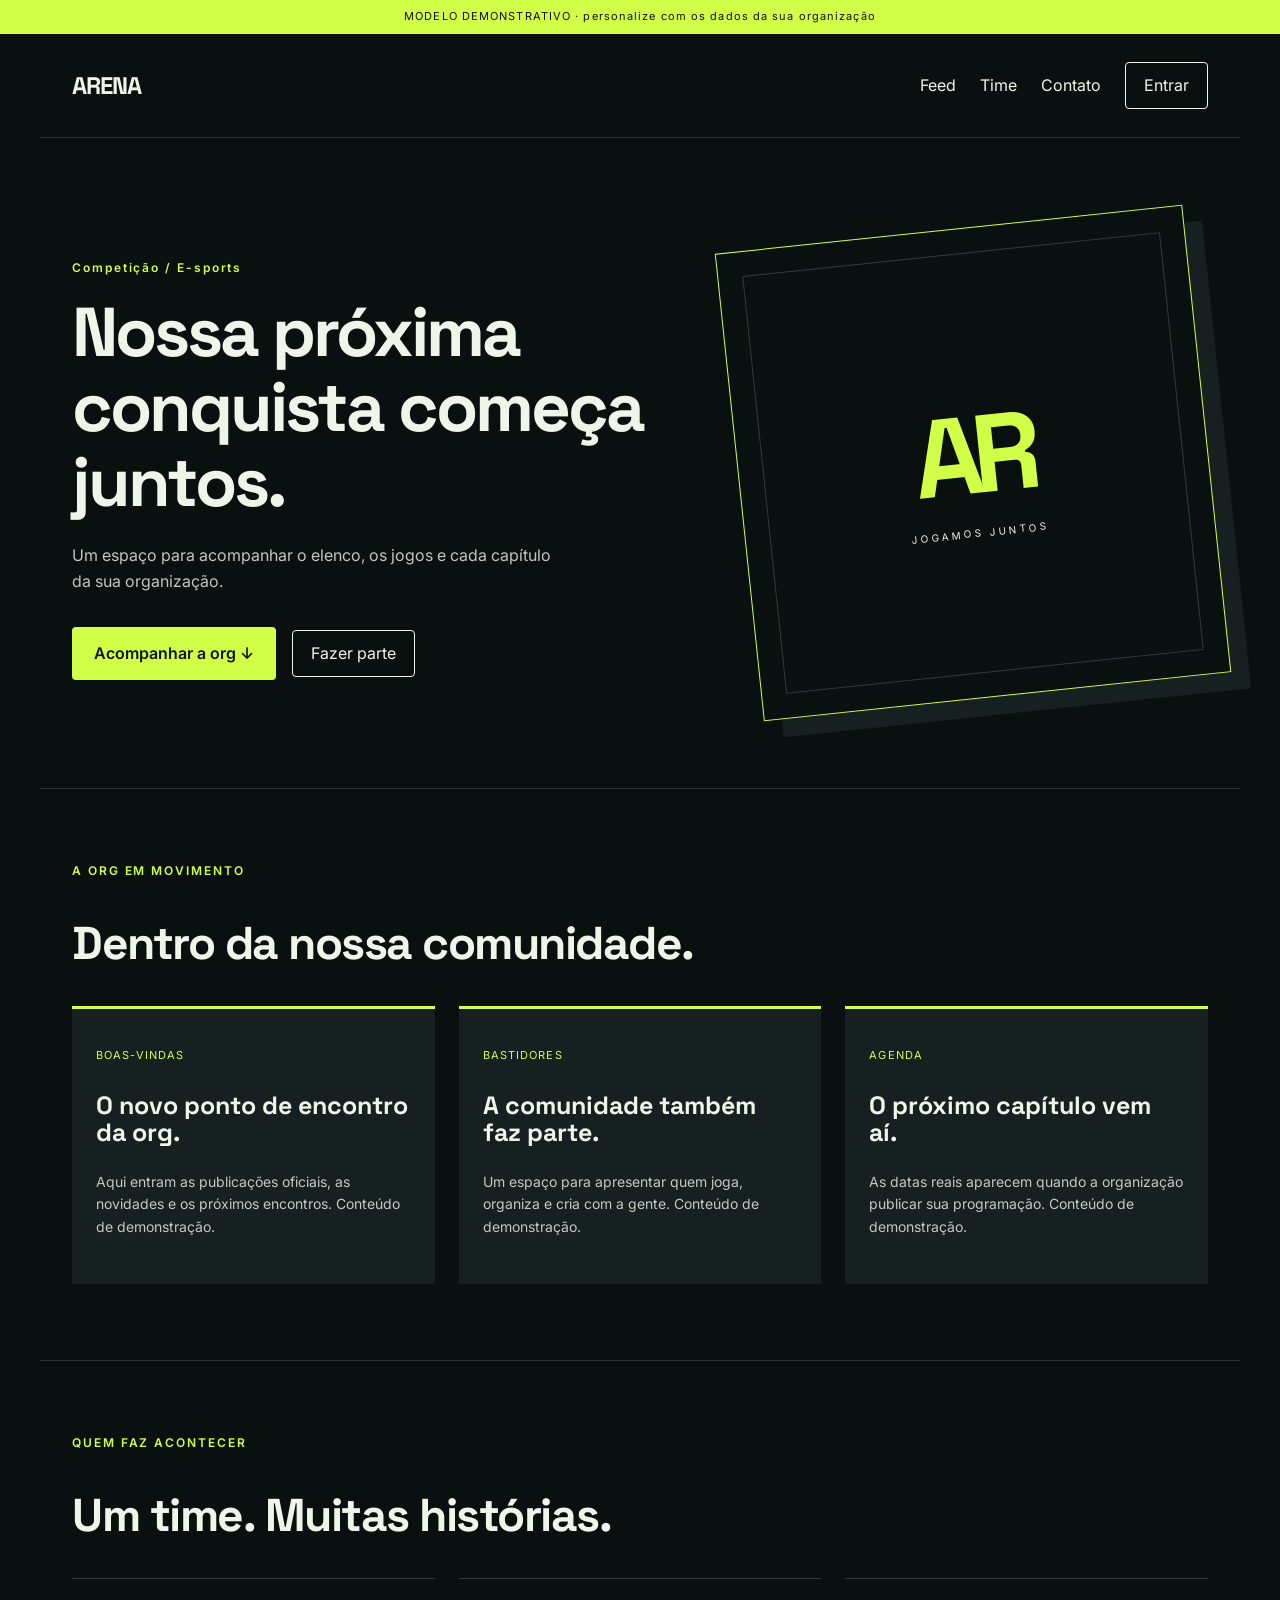
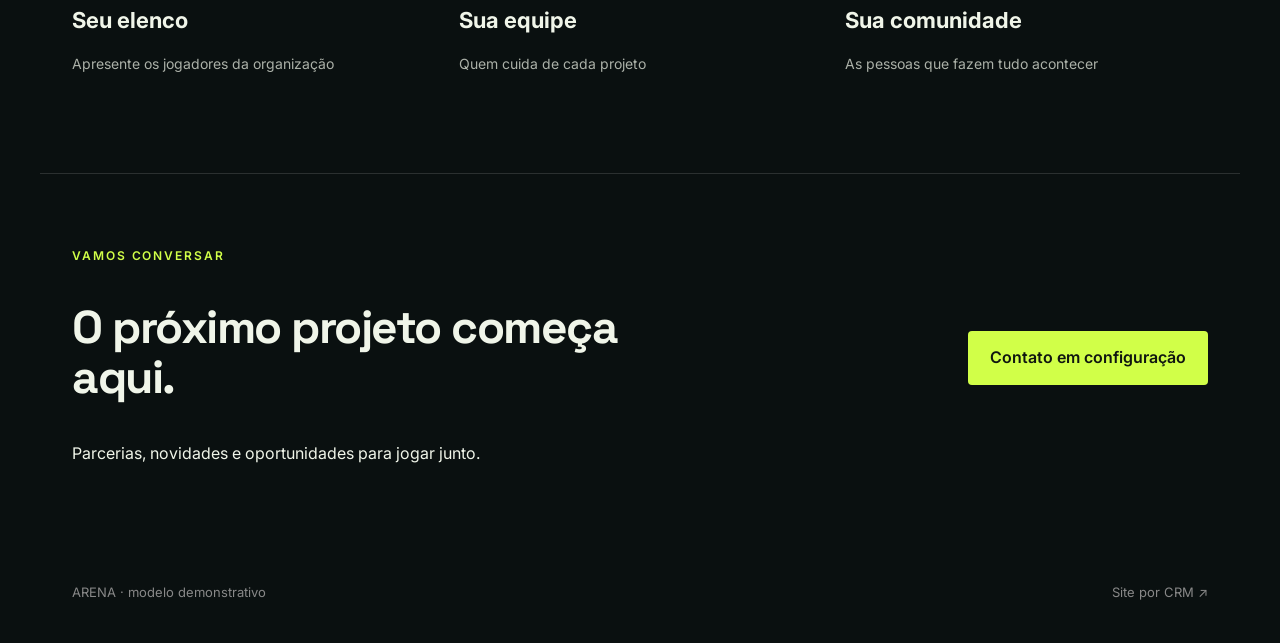
<file: modelos/arena/index.html>
<!doctype html><html lang="pt-BR"><meta charset="utf-8"><meta name="viewport" content="width=device-width,initial-scale=1"><title>Modelo de site para org · CRM</title><link rel="stylesheet" href="../base.css"><body data-theme="arena"><div class="demo">MODELO DEMONSTRATIVO · personalize com os dados da sua organização</div><header><a href="#inicio" id="brand">ORG</a><nav><a href="#feed">Feed</a><a href="#time">Time</a><a href="#contato">Contato</a><button data-auth="login">Entrar</button></nav></header><main><section class="hero" id="inicio"><div><p class="eyebrow" id="category"></p><h1 id="headline"></h1><p id="description"></p><div class="actions"><a class="primary" href="#feed">Acompanhar a org ↓</a><button data-auth="register">Fazer parte</button></div></div><div class="emblem" aria-hidden="true"><span id="initials"></span><small>JOGAMOS JUNTOS</small></div></section><section id="feed"><p class="eyebrow">A ORG EM MOVIMENTO</p><h2>Dentro da nossa comunidade.</h2><div class="feed" id="posts"></div><p id="feed-status" role="status"></p></section><section id="time"><p class="eyebrow">QUEM FAZ ACONTECER</p><h2>Um time. Muitas histórias.</h2><div class="team" id="members"></div></section><section id="contato" class="contact"><div><p class="eyebrow">VAMOS CONVERSAR</p><h2>O próximo projeto começa aqui.</h2><p>Parcerias, novidades e oportunidades para jogar junto.</p></div><a id="contact-link" class="primary">Contato em configuração</a></section></main><footer><span id="footer-name"></span><a href="../../#loja">Site por CRM ↗</a></footer><dialog id="auth"><form id="auth-form"><button type="button" id="close" aria-label="Fechar">×</button><h2 id="auth-title">Entrar na comunidade</h2><label id="name-field" hidden>Seu nome<input name="name" autocomplete="name" maxlength="80"></label><label>E-mail<input name="email" type="email" autocomplete="email" required></label><label>Senha<input name="password" type="password" autocomplete="current-password" minlength="12" required></label><button class="primary" id="submit" type="submit">Entrar</button><p id="auth-status" role="status"></p><button type="button" id="switch-auth">Criar minha conta</button></form></dialog><script src="../base.js"></script></body></html>
</file>
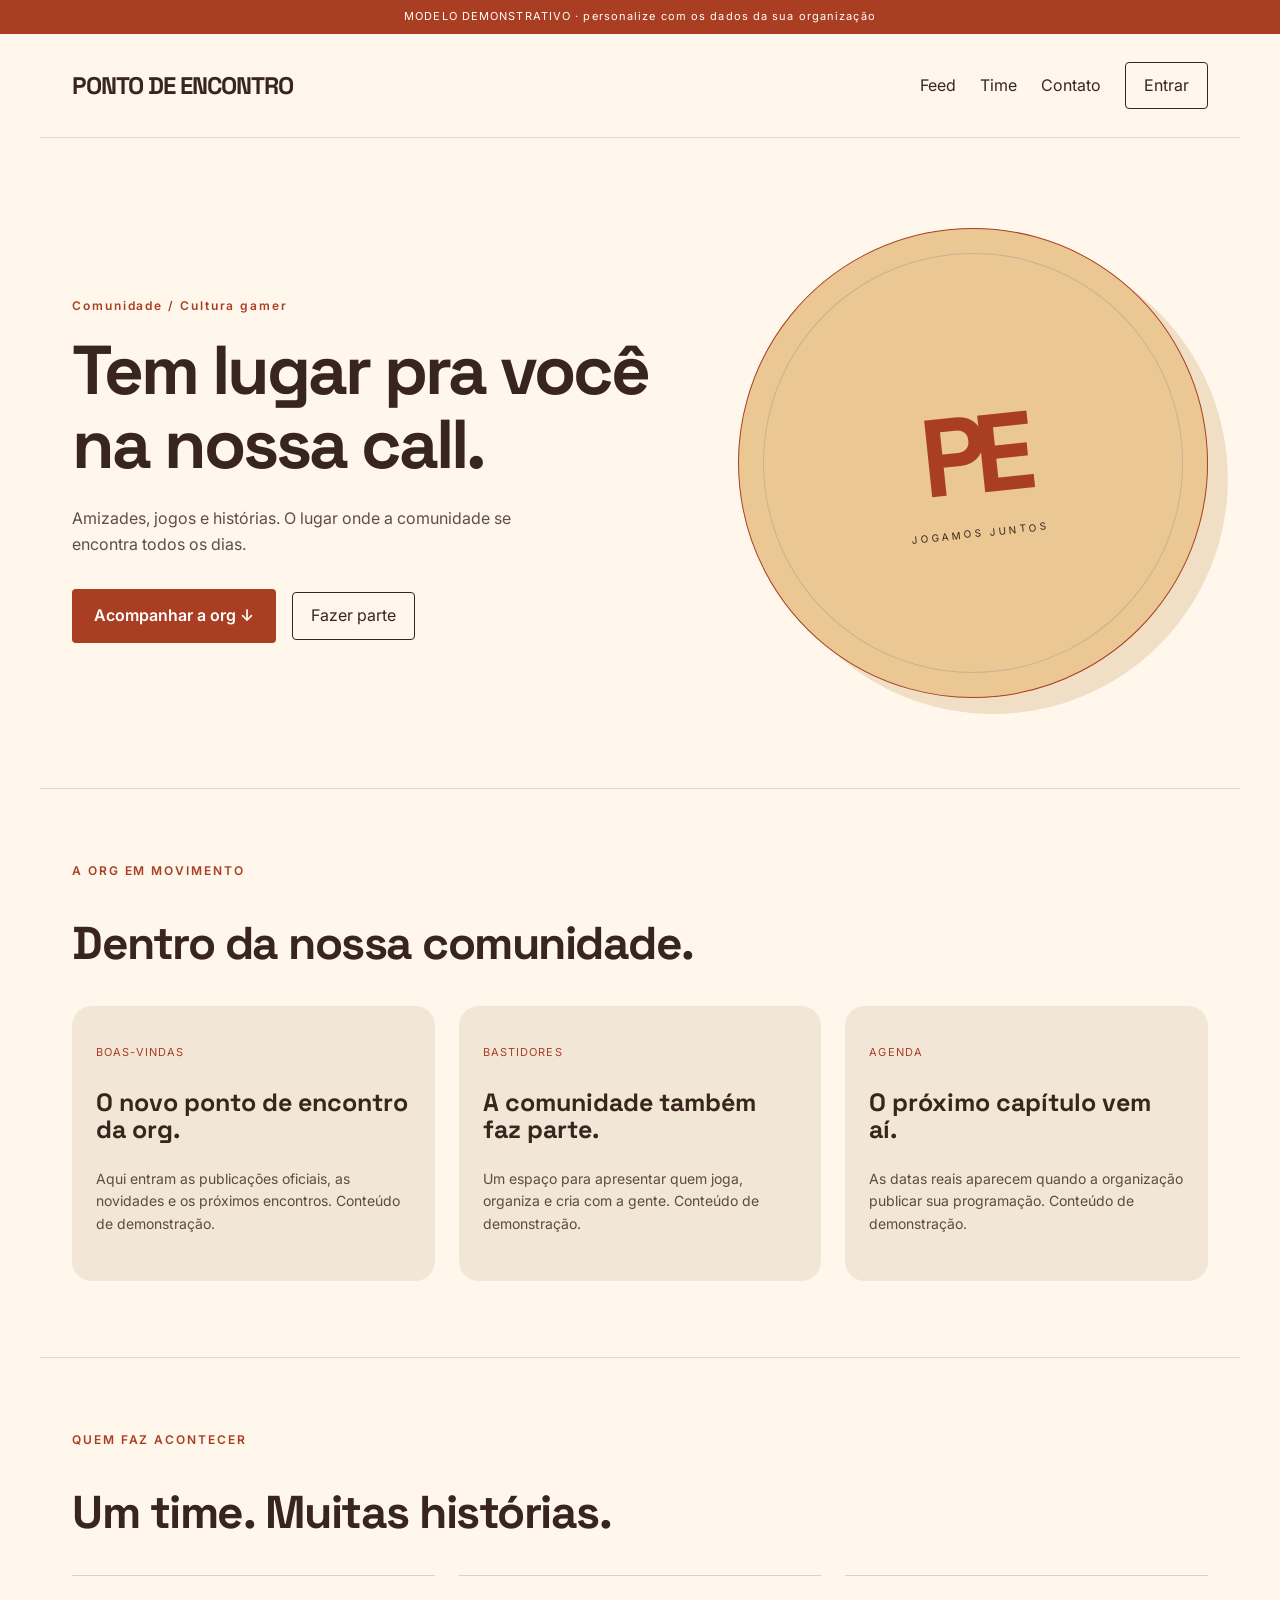
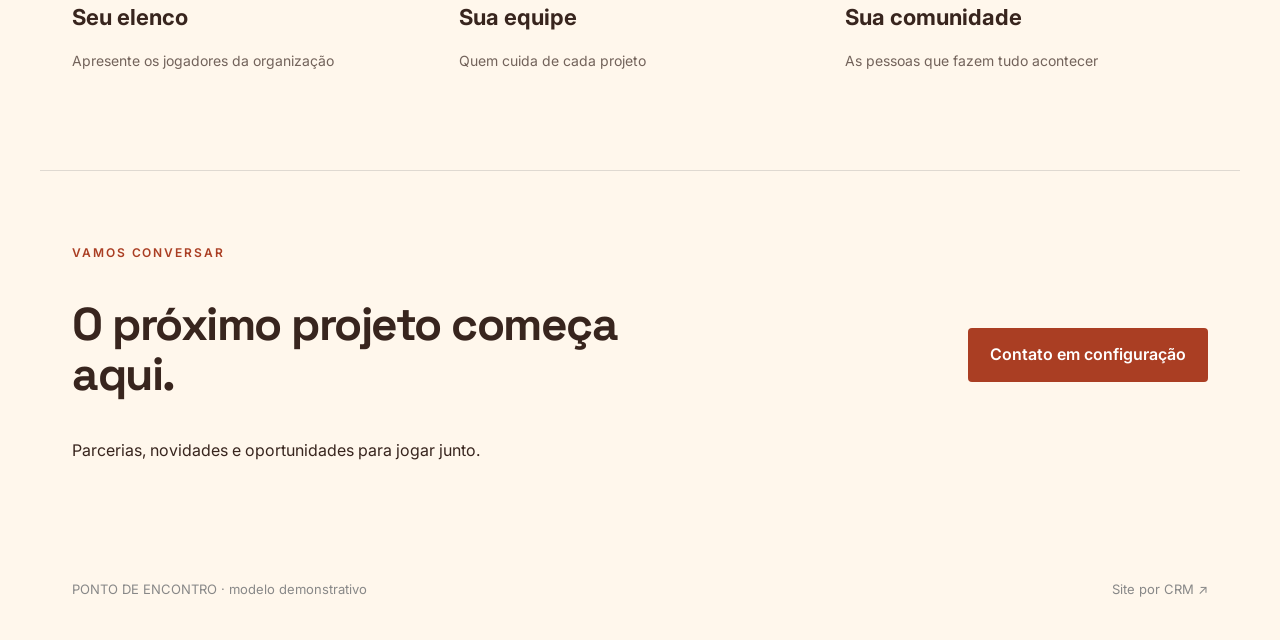
<file: modelos/comunidade/index.html>
<!doctype html><html lang="pt-BR"><meta charset="utf-8"><meta name="viewport" content="width=device-width,initial-scale=1"><title>Modelo de site para org · CRM</title><link rel="stylesheet" href="../base.css"><body data-theme="comunidade"><div class="demo">MODELO DEMONSTRATIVO · personalize com os dados da sua organização</div><header><a href="#inicio" id="brand">ORG</a><nav><a href="#feed">Feed</a><a href="#time">Time</a><a href="#contato">Contato</a><button data-auth="login">Entrar</button></nav></header><main><section class="hero" id="inicio"><div><p class="eyebrow" id="category"></p><h1 id="headline"></h1><p id="description"></p><div class="actions"><a class="primary" href="#feed">Acompanhar a org ↓</a><button data-auth="register">Fazer parte</button></div></div><div class="emblem" aria-hidden="true"><span id="initials"></span><small>JOGAMOS JUNTOS</small></div></section><section id="feed"><p class="eyebrow">A ORG EM MOVIMENTO</p><h2>Dentro da nossa comunidade.</h2><div class="feed" id="posts"></div><p id="feed-status" role="status"></p></section><section id="time"><p class="eyebrow">QUEM FAZ ACONTECER</p><h2>Um time. Muitas histórias.</h2><div class="team" id="members"></div></section><section id="contato" class="contact"><div><p class="eyebrow">VAMOS CONVERSAR</p><h2>O próximo projeto começa aqui.</h2><p>Parcerias, novidades e oportunidades para jogar junto.</p></div><a id="contact-link" class="primary">Contato em configuração</a></section></main><footer><span id="footer-name"></span><a href="../../#loja">Site por CRM ↗</a></footer><dialog id="auth"><form id="auth-form"><button type="button" id="close" aria-label="Fechar">×</button><h2 id="auth-title">Entrar na comunidade</h2><label id="name-field" hidden>Seu nome<input name="name" autocomplete="name" maxlength="80"></label><label>E-mail<input name="email" type="email" autocomplete="email" required></label><label>Senha<input name="password" type="password" autocomplete="current-password" minlength="12" required></label><button class="primary" id="submit" type="submit">Entrar</button><p id="auth-status" role="status"></p><button type="button" id="switch-auth">Criar minha conta</button></form></dialog><script src="../base.js"></script></body></html>
</file>
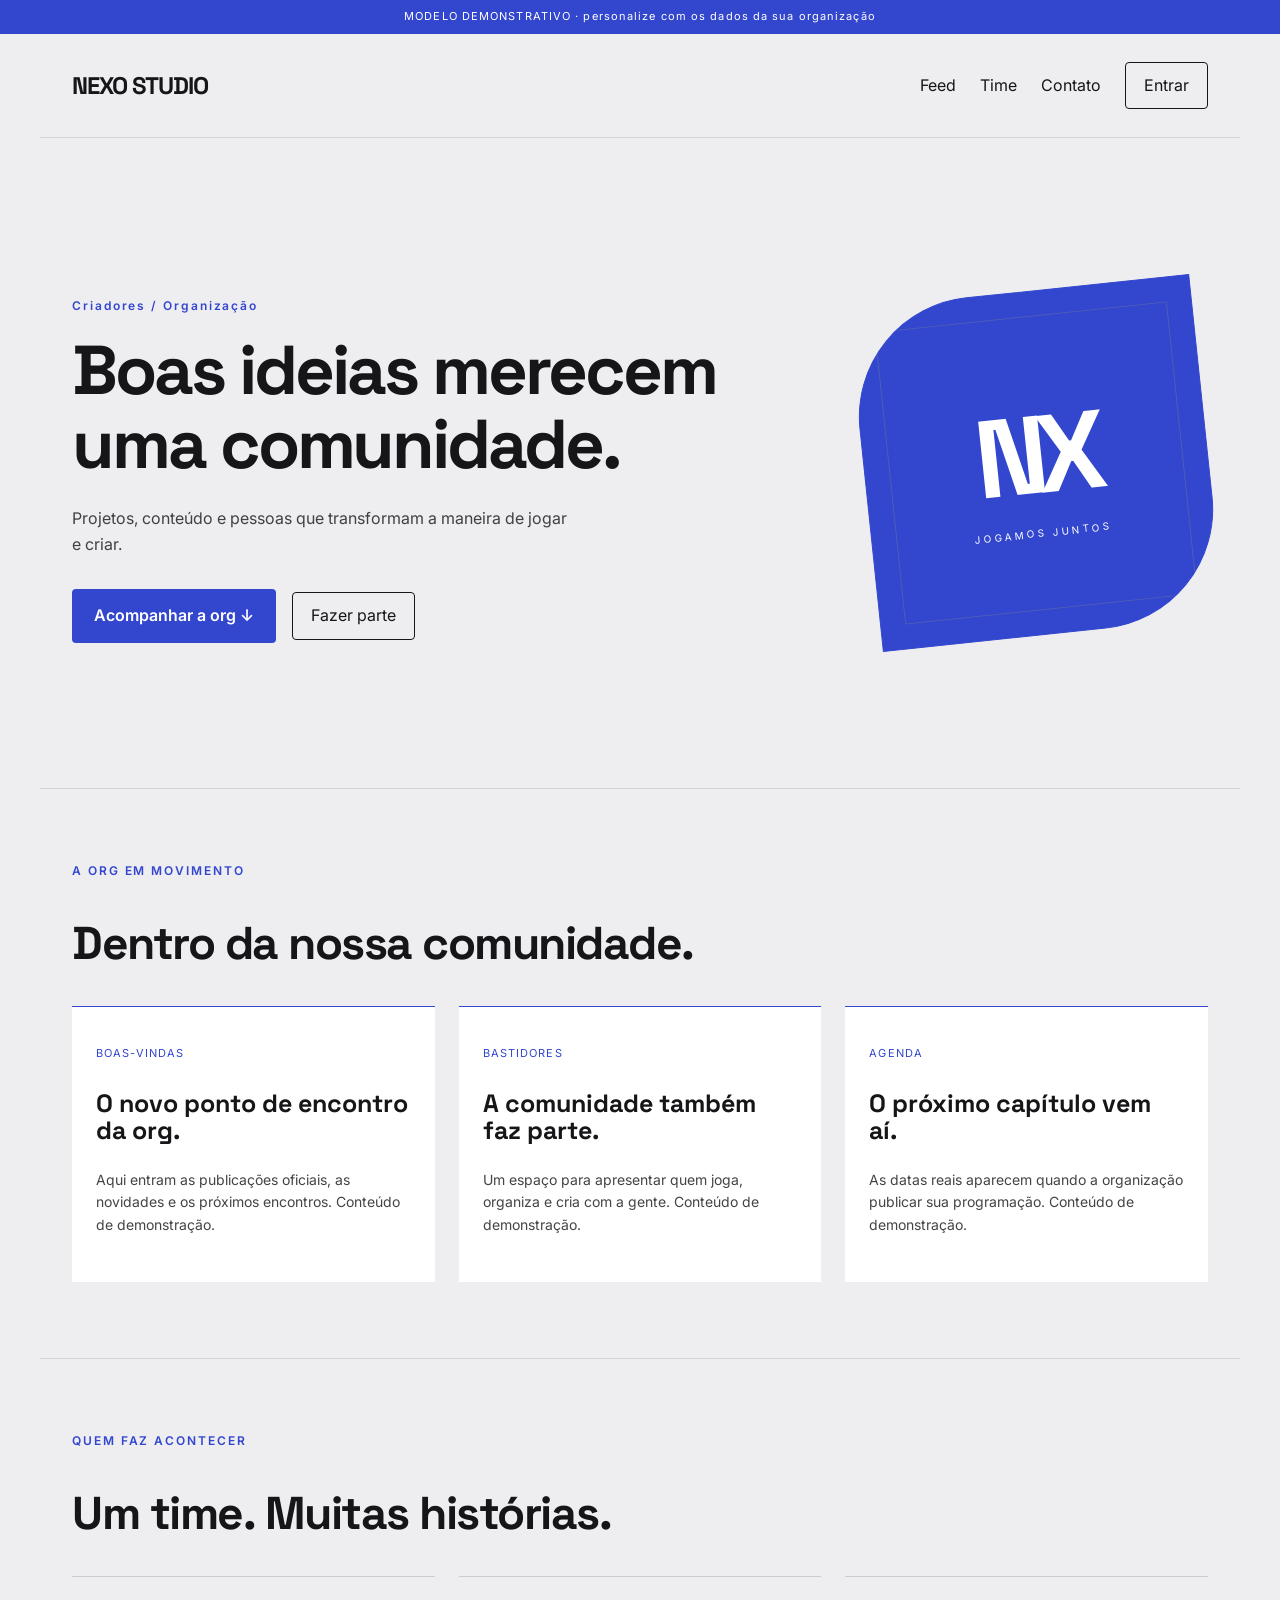
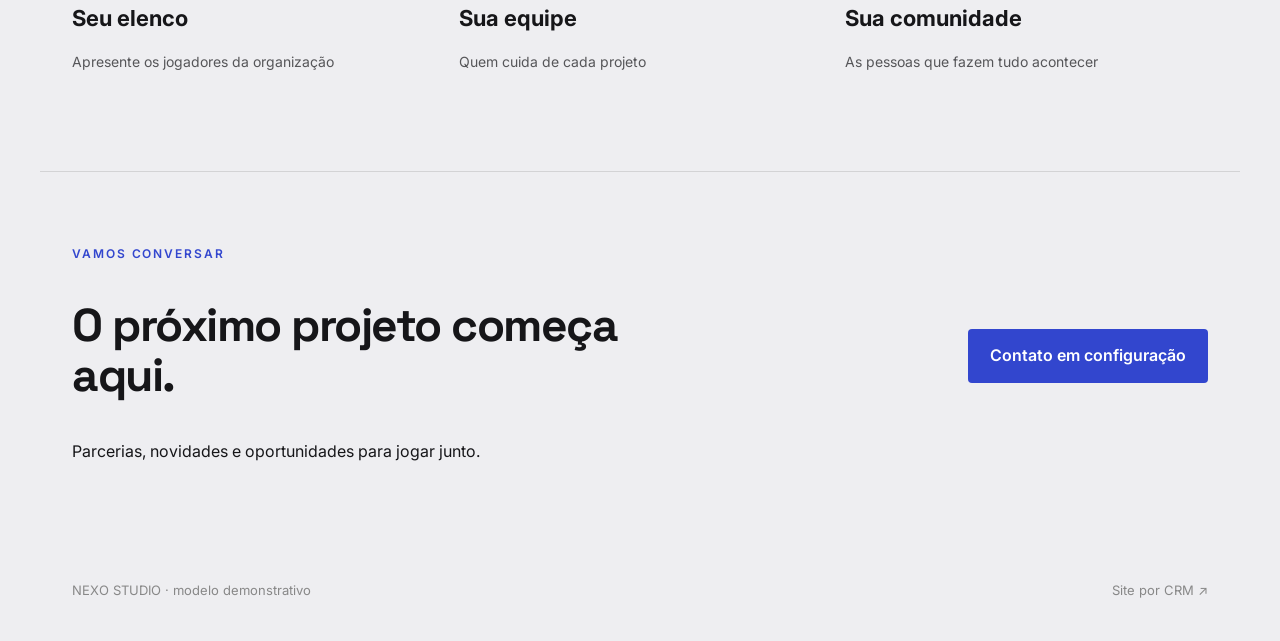
<file: modelos/estudio/index.html>
<!doctype html><html lang="pt-BR"><meta charset="utf-8"><meta name="viewport" content="width=device-width,initial-scale=1"><title>Modelo de site para org · CRM</title><link rel="stylesheet" href="../base.css"><body data-theme="estudio"><div class="demo">MODELO DEMONSTRATIVO · personalize com os dados da sua organização</div><header><a href="#inicio" id="brand">ORG</a><nav><a href="#feed">Feed</a><a href="#time">Time</a><a href="#contato">Contato</a><button data-auth="login">Entrar</button></nav></header><main><section class="hero" id="inicio"><div><p class="eyebrow" id="category"></p><h1 id="headline"></h1><p id="description"></p><div class="actions"><a class="primary" href="#feed">Acompanhar a org ↓</a><button data-auth="register">Fazer parte</button></div></div><div class="emblem" aria-hidden="true"><span id="initials"></span><small>JOGAMOS JUNTOS</small></div></section><section id="feed"><p class="eyebrow">A ORG EM MOVIMENTO</p><h2>Dentro da nossa comunidade.</h2><div class="feed" id="posts"></div><p id="feed-status" role="status"></p></section><section id="time"><p class="eyebrow">QUEM FAZ ACONTECER</p><h2>Um time. Muitas histórias.</h2><div class="team" id="members"></div></section><section id="contato" class="contact"><div><p class="eyebrow">VAMOS CONVERSAR</p><h2>O próximo projeto começa aqui.</h2><p>Parcerias, novidades e oportunidades para jogar junto.</p></div><a id="contact-link" class="primary">Contato em configuração</a></section></main><footer><span id="footer-name"></span><a href="../../#loja">Site por CRM ↗</a></footer><dialog id="auth"><form id="auth-form"><button type="button" id="close" aria-label="Fechar">×</button><h2 id="auth-title">Entrar na comunidade</h2><label id="name-field" hidden>Seu nome<input name="name" autocomplete="name" maxlength="80"></label><label>E-mail<input name="email" type="email" autocomplete="email" required></label><label>Senha<input name="password" type="password" autocomplete="current-password" minlength="12" required></label><button class="primary" id="submit" type="submit">Entrar</button><p id="auth-status" role="status"></p><button type="button" id="switch-auth">Criar minha conta</button></form></dialog><script src="../base.js"></script></body></html>
</file>
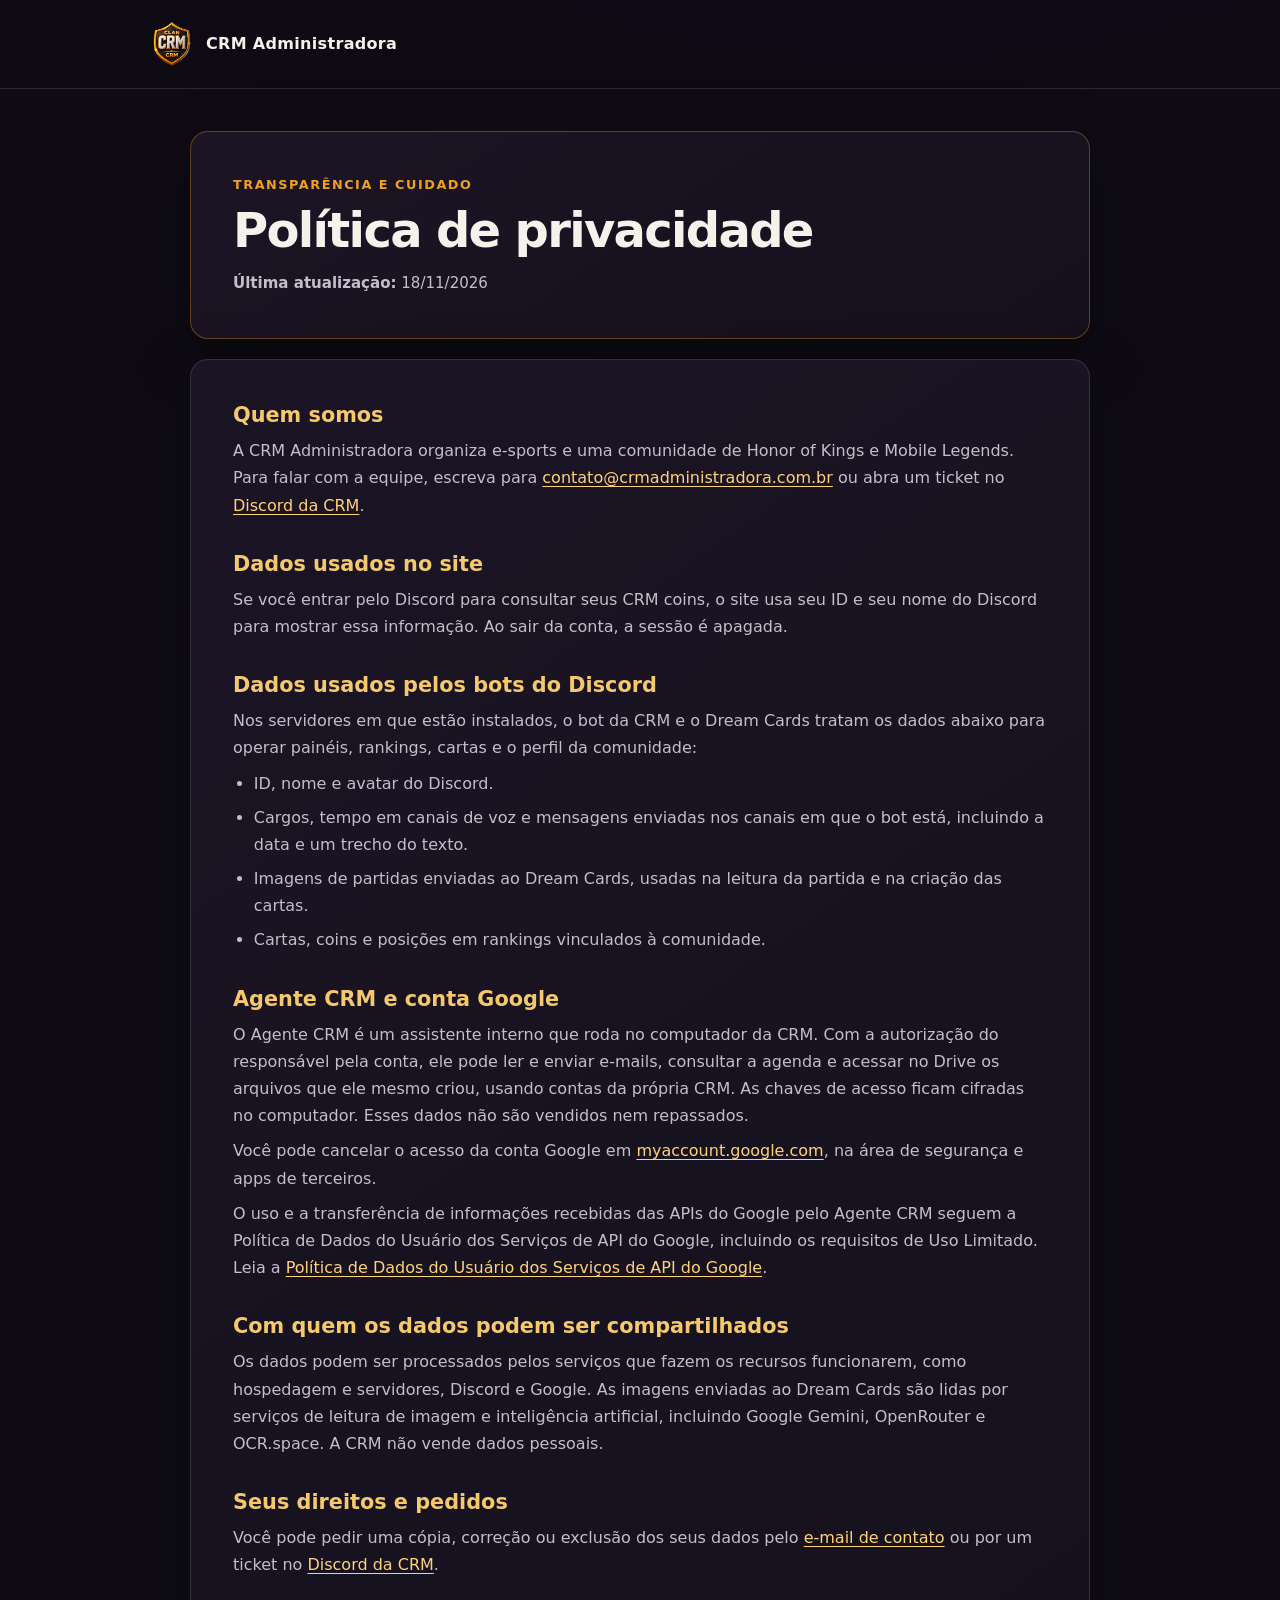
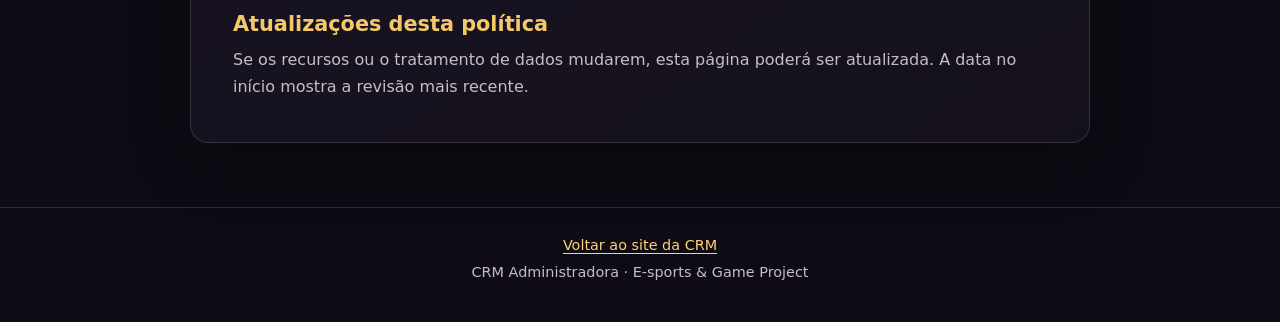
<file: privacidade.html>
<!doctype html>
<html lang="pt-BR">
<head>
  <meta charset="utf-8">
  <meta name="viewport" content="width=device-width, initial-scale=1">
  <meta name="theme-color" content="#0E0B14">
  <meta name="description" content="Como a CRM Administradora trata dados pessoais no site, nos bots e no Agente CRM.">
  <title>Política de privacidade | CRM Administradora</title>
  <style>
    :root{color-scheme:dark;--bg:#0e0b14;--panel:#17121f;--line:#ffffff20;--gold:#f0a01e;--text:#f5f2ec;--muted:#c6bdca;--purple:#bd8ef0}
    *{box-sizing:border-box}
    body{margin:0;background:radial-gradient(900px 420px at 70% -10%,#4a1a7a55,transparent 65%),var(--bg);color:var(--text);font:16px/1.7 Inter,system-ui,-apple-system,"Segoe UI",sans-serif}
    a{color:#ffd27a;text-underline-offset:3px;overflow-wrap:anywhere}
    .top{padding:22px max(20px,calc((100% - 980px)/2));border-bottom:1px solid var(--line);background:#0e0b14cc}
    .brand{display:flex;align-items:center;gap:12px;color:var(--text);text-decoration:none;font-weight:750;letter-spacing:.02em}
    .brand img{width:44px;height:44px;object-fit:contain}
    main{width:min(100% - 32px,900px);margin:42px auto 64px}
    .intro,.policy{border:1px solid var(--line);border-radius:18px;background:linear-gradient(145deg,#1b1425,#15111c);padding:clamp(22px,5vw,42px);box-shadow:0 18px 60px #0004}
    .intro{border-color:#f0a01e55;margin-bottom:20px}
    .eyebrow{margin:0 0 8px;color:var(--gold);font-size:.8rem;font-weight:800;letter-spacing:.12em;text-transform:uppercase}
    h1{margin:0;font-size:clamp(2rem,5vw,3rem);line-height:1.1;letter-spacing:-.035em}
    h2{margin:32px 0 8px;color:#f4c86b;font-size:1.3rem;line-height:1.3}
    h2:first-child{margin-top:0}
    p,ul{margin:8px 0 0;color:var(--muted)}
    ul{padding-left:1.3rem}li+li{margin-top:7px}
    .updated{margin-top:14px;font-size:.94rem}
    .contact{overflow-wrap:anywhere}
    footer{border-top:1px solid var(--line);padding:22px 16px 34px;text-align:center;color:#aaa1ae;font-size:.9rem}
    footer p{margin:3px auto;max-width:780px}
    @media(max-width:520px){.top{padding:14px 16px}main{width:calc(100% - 24px);margin:22px auto 40px}.intro,.policy{padding:22px 18px;border-radius:14px}h2{margin-top:27px}}
  </style>
</head>
<body>
  <header class="top">
    <a class="brand" href="index.html" aria-label="CRM Administradora, página inicial">
      <img src="assets/img/crm-logo-27-10.png" alt="">
      <span>CRM Administradora</span>
    </a>
  </header>
  <main>
    <section class="intro" aria-labelledby="titulo">
      <p class="eyebrow">Transparência e cuidado</p>
      <h1 id="titulo">Política de privacidade</h1>
      <p class="updated"><strong>Última atualização:</strong> 18/11/2026</p>
    </section>
    <article class="policy">
      <h2>Quem somos</h2>
      <p>A CRM Administradora organiza e-sports e uma comunidade de Honor of Kings e Mobile Legends. Para falar com a equipe, escreva para <a href="mailto:contato@crmadministradora.com.br">contato@crmadministradora.com.br</a> ou abra um ticket no <a href="https://discord.gg/kAHBAWTMHq" target="_blank" rel="noopener noreferrer">Discord da CRM</a>.</p>

      <h2>Dados usados no site</h2>
      <p>Se você entrar pelo Discord para consultar seus CRM coins, o site usa seu ID e seu nome do Discord para mostrar essa informação. Ao sair da conta, a sessão é apagada.</p>

      <h2>Dados usados pelos bots do Discord</h2>
      <p>Nos servidores em que estão instalados, o bot da CRM e o Dream Cards tratam os dados abaixo para operar painéis, rankings, cartas e o perfil da comunidade:</p>
      <ul>
        <li>ID, nome e avatar do Discord.</li>
        <li>Cargos, tempo em canais de voz e mensagens enviadas nos canais em que o bot está, incluindo a data e um trecho do texto.</li>
        <li>Imagens de partidas enviadas ao Dream Cards, usadas na leitura da partida e na criação das cartas.</li>
        <li>Cartas, coins e posições em rankings vinculados à comunidade.</li>
      </ul>

      <h2>Agente CRM e conta Google</h2>
      <p>O Agente CRM é um assistente interno que roda no computador da CRM. Com a autorização do responsável pela conta, ele pode ler e enviar e-mails, consultar a agenda e acessar no Drive os arquivos que ele mesmo criou, usando contas da própria CRM. As chaves de acesso ficam cifradas no computador. Esses dados não são vendidos nem repassados.</p>
      <p>Você pode cancelar o acesso da conta Google em <a href="https://myaccount.google.com/permissions" target="_blank" rel="noopener noreferrer">myaccount.google.com</a>, na área de segurança e apps de terceiros.</p>
      <p>O uso e a transferência de informações recebidas das APIs do Google pelo Agente CRM seguem a Política de Dados do Usuário dos Serviços de API do Google, incluindo os requisitos de Uso Limitado. Leia a <a href="https://developers.google.com/terms/api-services-user-data-policy" target="_blank" rel="noopener noreferrer">Política de Dados do Usuário dos Serviços de API do Google</a>.</p>

      <h2>Com quem os dados podem ser compartilhados</h2>
      <p>Os dados podem ser processados pelos serviços que fazem os recursos funcionarem, como hospedagem e servidores, Discord e Google. As imagens enviadas ao Dream Cards são lidas por serviços de leitura de imagem e inteligência artificial, incluindo Google Gemini, OpenRouter e OCR.space. A CRM não vende dados pessoais.</p>

      <h2>Seus direitos e pedidos</h2>
      <p>Você pode pedir uma cópia, correção ou exclusão dos seus dados pelo <a href="mailto:contato@crmadministradora.com.br">e-mail de contato</a> ou por um ticket no <a href="https://discord.gg/kAHBAWTMHq" target="_blank" rel="noopener noreferrer">Discord da CRM</a>.</p>

      <h2>Atualizações desta política</h2>
      <p>Se os recursos ou o tratamento de dados mudarem, esta página poderá ser atualizada. A data no início mostra a revisão mais recente.</p>
    </article>
  </main>
  <footer>
    <p><a href="index.html">Voltar ao site da CRM</a></p>
    <p>CRM Administradora · E-sports &amp; Game Project</p>
  </footer>
</body>
</html>
</file>
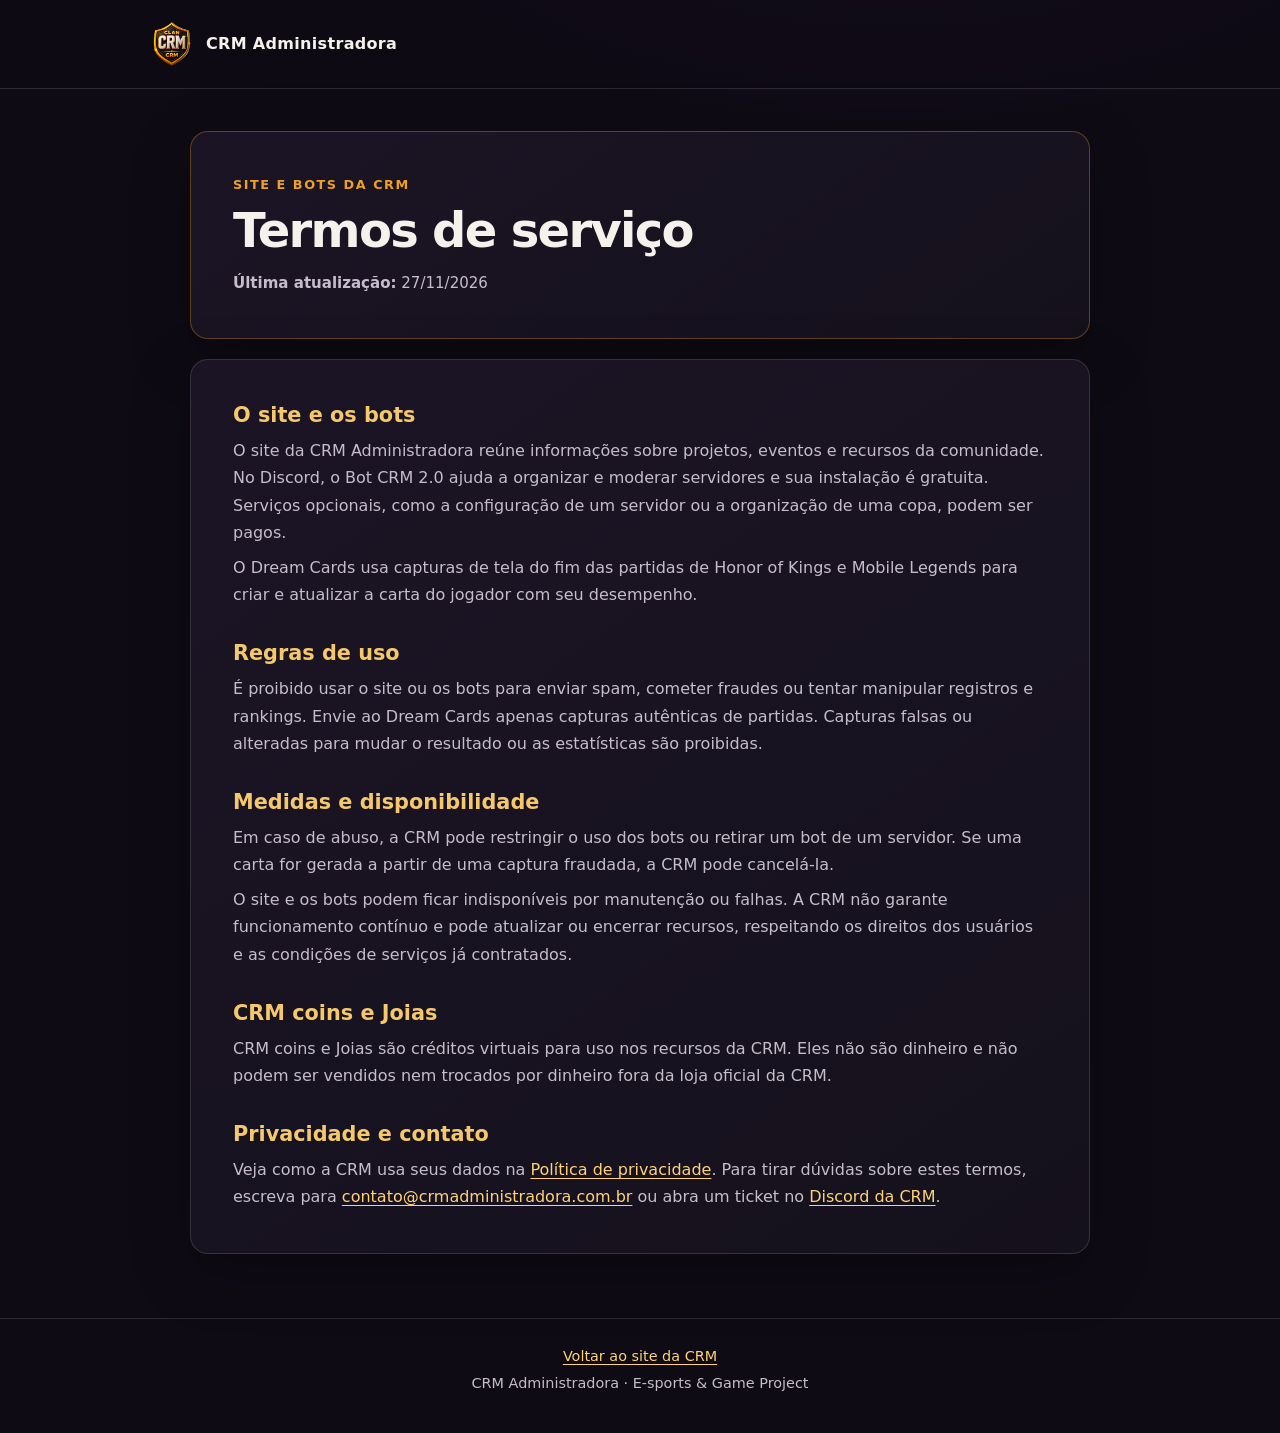
<file: termos.html>
<!doctype html>
<html lang="pt-BR">
<head>
  <meta charset="utf-8">
  <meta name="viewport" content="width=device-width, initial-scale=1">
  <meta name="theme-color" content="#0E0B14">
  <meta name="description" content="Regras de uso do site, do Bot CRM 2.0 e do Dream Cards.">
  <title>Termos de serviço | CRM Administradora</title>
  <link rel="icon" href="assets/img/crm-logo-27-10.png">
  <style>
    :root{color-scheme:dark;--bg:#0e0b14;--panel:#17121f;--line:#ffffff20;--gold:#f0a01e;--text:#f5f2ec;--muted:#c6bdca;--purple:#bd8ef0}
    *{box-sizing:border-box}
    body{margin:0;background:radial-gradient(900px 420px at 70% -10%,#4a1a7a55,transparent 65%),var(--bg);color:var(--text);font:16px/1.7 Inter,system-ui,-apple-system,"Segoe UI",sans-serif}
    a{color:#ffd27a;text-underline-offset:3px;overflow-wrap:anywhere}
    .top{padding:22px max(20px,calc((100% - 980px)/2));border-bottom:1px solid var(--line);background:#0e0b14cc}
    .brand{display:flex;align-items:center;gap:12px;color:var(--text);text-decoration:none;font-weight:750;letter-spacing:.02em}
    .brand img{width:44px;height:44px;object-fit:contain}
    main{width:min(100% - 32px,900px);margin:42px auto 64px}
    .intro,.policy{border:1px solid var(--line);border-radius:18px;background:linear-gradient(145deg,#1b1425,#15111c);padding:clamp(22px,5vw,42px);box-shadow:0 18px 60px #0004}
    .intro{border-color:#f0a01e55;margin-bottom:20px}
    .eyebrow{margin:0 0 8px;color:var(--gold);font-size:.8rem;font-weight:800;letter-spacing:.12em;text-transform:uppercase}
    h1{margin:0;font-size:clamp(2rem,5vw,3rem);line-height:1.1;letter-spacing:-.035em}
    h2{margin:32px 0 8px;color:#f4c86b;font-size:1.3rem;line-height:1.3}
    h2:first-child{margin-top:0}
    p,ul{margin:8px 0 0;color:var(--muted)}
    ul{padding-left:1.3rem}li+li{margin-top:7px}
    .updated{margin-top:14px;font-size:.94rem}
    .contact{overflow-wrap:anywhere}
    footer{border-top:1px solid var(--line);padding:22px 16px 34px;text-align:center;color:#aaa1ae;font-size:.9rem}
    footer p{margin:3px auto;max-width:780px}
    @media(max-width:520px){.top{padding:14px 16px}main{width:calc(100% - 24px);margin:22px auto 40px}.intro,.policy{padding:22px 18px;border-radius:14px}h2{margin-top:27px}}
  </style>
</head>
<body>
  <header class="top">
    <a class="brand" href="index.html" aria-label="CRM Administradora, página inicial">
      <img src="assets/img/crm-logo-27-10.png" alt="">
      <span>CRM Administradora</span>
    </a>
  </header>
  <main>
    <section class="intro" aria-labelledby="titulo">
      <p class="eyebrow">Site e bots da CRM</p>
      <h1 id="titulo">Termos de serviço</h1>
      <p class="updated"><strong>Última atualização:</strong> 27/11/2026</p>
    </section>
    <article class="policy">
      <h2>O site e os bots</h2>
      <p>O site da CRM Administradora reúne informações sobre projetos, eventos e recursos da comunidade. No Discord, o Bot CRM 2.0 ajuda a organizar e moderar servidores e sua instalação é gratuita. Serviços opcionais, como a configuração de um servidor ou a organização de uma copa, podem ser pagos.</p>
      <p>O Dream Cards usa capturas de tela do fim das partidas de Honor of Kings e Mobile Legends para criar e atualizar a carta do jogador com seu desempenho.</p>

      <h2>Regras de uso</h2>
      <p>É proibido usar o site ou os bots para enviar spam, cometer fraudes ou tentar manipular registros e rankings. Envie ao Dream Cards apenas capturas autênticas de partidas. Capturas falsas ou alteradas para mudar o resultado ou as estatísticas são proibidas.</p>

      <h2>Medidas e disponibilidade</h2>
      <p>Em caso de abuso, a CRM pode restringir o uso dos bots ou retirar um bot de um servidor. Se uma carta for gerada a partir de uma captura fraudada, a CRM pode cancelá-la.</p>
      <p>O site e os bots podem ficar indisponíveis por manutenção ou falhas. A CRM não garante funcionamento contínuo e pode atualizar ou encerrar recursos, respeitando os direitos dos usuários e as condições de serviços já contratados.</p>

      <h2>CRM coins e Joias</h2>
      <p>CRM coins e Joias são créditos virtuais para uso nos recursos da CRM. Eles não são dinheiro e não podem ser vendidos nem trocados por dinheiro fora da loja oficial da CRM.</p>

      <h2>Privacidade e contato</h2>
      <p>Veja como a CRM usa seus dados na <a href="privacidade.html">Política de privacidade</a>. Para tirar dúvidas sobre estes termos, escreva para <a href="mailto:contato@crmadministradora.com.br">contato@crmadministradora.com.br</a> ou abra um ticket no <a href="https://discord.gg/kAHBAWTMHq" target="_blank" rel="noopener noreferrer">Discord da CRM</a>.</p>
    </article>
  </main>
  <footer>
    <p><a href="index.html">Voltar ao site da CRM</a></p>
    <p>CRM Administradora · E-sports &amp; Game Project</p>
  </footer>
</body>
</html>
</file>
<file: assets/css/site.css>
/* O site da CRM -- visual do GPT (mockup oficial-v2), montagem do Claude, 25/10/2026 */
:root {
  --noite: #0E0B14;
  --superficie: #17121F;
  --superficie-2: #1F1828;
  --borda: rgba(255, 152, 28, .18);
  --dourado: #F0A01E;
  --dourado-claro: #E8BA4A;
  --laranja: #E2582E;
  --brilho: #FF981C;
  --roxo: #4A1A7A;
  --roxo-brilho: #C04CF0;
  --texto: #F5F2EC;
  --cinza: #A8A0AA;
  --lateral: 248px;
  --direita: 210px;
  --raio: 16px;
}
* { box-sizing: border-box; }
[hidden] { display: none !important; }
html { scroll-behavior: smooth; }
@media (prefers-reduced-motion: reduce) { html { scroll-behavior: auto; } * { transition: none !important; animation: none !important; } }
body {
  margin: 0;
  background:
    radial-gradient(1200px 600px at 60% -10%, rgba(226, 88, 46, .18), transparent 60%),
    radial-gradient(900px 500px at 100% 40%, rgba(74, 26, 122, .18), transparent 60%),
    var(--noite);
  color: var(--texto);
  font: 400 16px/1.6 Inter, system-ui, -apple-system, "Segoe UI", sans-serif;
  overflow-x: hidden;
}
img { max-width: 100%; height: auto; display: block; }
a { color: inherit; }
h1, h2 { font-family: Poppins, Inter, sans-serif; line-height: 1.15; margin: 0; }
h1 em, h2 em { font-style: normal; color: var(--brilho); }
.pular { position: absolute; left: -999px; top: 8px; background: var(--brilho); color: #000; padding: 8px 12px; border-radius: 8px; z-index: 99; }
.pular:focus { left: 8px; }
:focus-visible { outline: 2px solid var(--brilho); outline-offset: 3px; }

/* ---------- botões ---------- */
.botao {
  display: inline-flex; align-items: center; justify-content: center; gap: 8px;
  padding: 12px 22px; border-radius: 12px; border: 0; cursor: pointer;
  background: linear-gradient(180deg, #FF7A3D, var(--laranja));
  color: #fff; font: 600 15px/1 Inter, sans-serif; text-decoration: none;
  box-shadow: 0 8px 24px rgba(226, 88, 46, .35);
  transition: transform .15s, box-shadow .15s;
}
.botao:hover { transform: translateY(-2px); box-shadow: 0 12px 28px rgba(226, 88, 46, .45); }
.botao-roxo { background: linear-gradient(180deg, #8A3FE0, var(--roxo)); box-shadow: 0 8px 24px rgba(138, 63, 224, .35); }
.botao-pequeno { padding: 9px 14px; font-size: 14px; }

/* ---------- o menu à esquerda ---------- */
.lateral {
  position: fixed; inset: 0 auto 0 0; width: var(--lateral); z-index: 40;
  background: linear-gradient(180deg, #120E19, #0B0910);
  border-right: 1px solid rgba(255, 255, 255, .06);
  padding: 18px 16px; overflow-y: auto; display: flex; flex-direction: column; gap: 14px;
}
.lateral-logo img { width: 150px; margin: 0 auto; filter: drop-shadow(0 6px 18px rgba(240, 160, 30, .35)); }
.menu { display: flex; flex-direction: column; gap: 4px; }
.menu-item {
  display: flex; align-items: center; gap: 12px; padding: 11px 12px; border-radius: 12px;
  color: var(--texto); text-decoration: none; font: 500 15px/1.2 Inter, sans-serif;
  background: transparent; border: 1px solid transparent; cursor: pointer; text-align: left;
}
.menu-item svg.menu-icon { width: 22px; height: 22px; fill: none; stroke: currentColor; color: var(--dourado-claro); flex: none; }
.menu-item:hover { background: rgba(255, 255, 255, .05); border-color: rgba(255, 255, 255, .06); }
.menu-login { border-color: var(--laranja); background: rgba(226, 88, 46, .08); }

.menu-login img { width: 26px; height: 26px; border-radius: 50%; }
.divulgacao { display: block; border-radius: var(--raio); overflow: hidden; border: 1px solid var(--borda); text-decoration: none; }
.divulgacao img { width: 100%; }
.divulgacao-lateral { margin-top: auto; }

/* ---------- o topo ---------- */
.topo {
  position: sticky; top: 0; z-index: 30; display: flex; align-items: center; gap: 16px;
  margin: 0 var(--direita) 0 var(--lateral); padding: 14px 28px;
  background: rgba(14, 11, 20, .82); backdrop-filter: blur(10px);
  border-bottom: 1px solid rgba(255, 255, 255, .06);
}
.topo-marca { display: flex; align-items: center; gap: 12px; text-decoration: none; }
.topo-escudo { width: 44px; display: none; }
.topo-nome { font: 600 22px/1.1 Poppins, sans-serif; }
.topo-nome b { color: var(--brilho); }
.topo-nome small { display: block; font: 500 11px/1.4 Inter, sans-serif; letter-spacing: .32em; text-transform: uppercase; color: var(--cinza); }
.btn-gaveta { display: none; width: 44px; height: 44px; border-radius: 12px; border: 1px solid rgba(255,255,255,.12); background: transparent; cursor: pointer; padding: 11px 10px; flex-direction: column; justify-content: space-between; }
.btn-gaveta span { display: block; height: 2px; background: var(--texto); border-radius: 2px; }

/* o player da rádio */
.radio-player { margin-left: auto; position: relative; }
.radio-botao {
  display: flex; align-items: center; gap: 12px; padding: 9px 16px 9px 12px; border-radius: 14px; cursor: pointer;
  background: rgba(226, 88, 46, .08); border: 1.5px solid var(--laranja); color: var(--texto); text-align: left;
}
.radio-icone { width: 34px; height: 34px; border-radius: 50%; display: grid; place-items: center; background: var(--laranja); color: #fff; font-size: 14px; flex: none; }
.radio-texto b { display: block; font: 600 15px/1.2 Inter, sans-serif; }
.radio-texto small { display: block; font-size: 12px; color: var(--cinza); max-width: 220px; white-space: nowrap; overflow: hidden; text-overflow: ellipsis; }
.radio-ondas { display: flex; align-items: center; gap: 3px; height: 22px; }
.radio-ondas i { width: 3px; height: 30%; background: var(--brilho); border-radius: 2px; }
.radio-player.tocando .radio-ondas i { animation: onda 1s ease-in-out infinite; }
.radio-player.tocando .radio-ondas i:nth-child(2) { animation-delay: .15s; }
.radio-player.tocando .radio-ondas i:nth-child(3) { animation-delay: .3s; }
.radio-player.tocando .radio-ondas i:nth-child(4) { animation-delay: .45s; }
.radio-player.tocando .radio-ondas i:nth-child(5) { animation-delay: .6s; }
@keyframes onda { 0%, 100% { height: 25%; } 50% { height: 100%; } }
.radio-pop {
  position: absolute; right: 0; top: calc(100% + 10px); width: 300px; padding: 16px; border-radius: var(--raio);
  background: var(--superficie-2); border: 1px solid var(--borda); box-shadow: 0 18px 40px rgba(0, 0, 0, .5);
  display: grid; grid-template-columns: 64px 1fr; gap: 12px; align-items: start;
}
.radio-pop p { margin: 0; font-size: 14px; color: var(--cinza); }
.radio-pop p b { color: var(--texto); }
.radio-pop .botao { grid-column: 1 / -1; }

/* ---------- a área do meio ---------- */
main { margin: 0 var(--direita) 0 var(--lateral); padding: 0 28px 40px; }
.lateral-dir { position: fixed; right: 0; top: 0; bottom: 0; width: var(--direita); padding: 96px 14px 20px; }
.lateral-dir .divulgacao { position: sticky; top: 96px; }

/* ---------- a vitrine e o carrossel ---------- */
.vitrine { position: relative; text-align: center; padding: 36px 0 18px; overflow-x: clip; }
html { overflow-x: hidden; }
.vitrine-fundo { position: absolute; inset: 0 -28px; background: url(../img/fundo-topo.webp) center top / cover no-repeat; opacity: .55; z-index: -1; mask-image: linear-gradient(180deg, #000 55%, transparent); }
.vitrine h1 { font-size: clamp(30px, 4.2vw, 50px); font-weight: 800; }
.vitrine-sub { color: var(--cinza); max-width: 720px; margin: 10px auto 0; font-size: 17px; }
.carrossel { position: relative; height: 470px; margin-top: 18px; perspective: 1400px; }
.carrossel-trilho { position: absolute; inset: 0; }
.cartao {
  position: absolute; left: 50%; top: 10px; width: 330px; height: 420px; margin-left: -165px;
  border-radius: 20px; overflow: hidden; text-decoration: none; color: var(--texto);
  background: var(--superficie); border: 1px solid rgba(255, 255, 255, .08);
  box-shadow: 0 24px 60px rgba(0, 0, 0, .55);
  transition: transform .6s cubic-bezier(.2, .8, .2, 1), opacity .6s, filter .6s;
  will-change: transform; cursor: pointer;
}
.cartao img { width: 100%; height: 100%; object-fit: cover; }
.cartao.contido img { object-fit: contain; padding: 28px 28px 110px; }
.cartao-fundo-roxo { background: radial-gradient(circle at 50% 35%, #5B2AA8, #160A26 70%); }
.cartao-fundo-ouro { background: radial-gradient(circle at 50% 35%, #5A3A10, #130E08 70%); }
.cartao-legenda {
  position: absolute; inset: auto 0 0 0; padding: 60px 18px 18px; text-align: left;
  background: linear-gradient(180deg, transparent, rgba(8, 6, 12, .92) 45%);
}
.cartao-legenda b { display: block; font: 700 20px/1.2 Poppins, sans-serif; }
.cartao-legenda span { display: block; font-size: 13.5px; color: #D8D0DC; margin-top: 4px; }
.cartao-etiqueta { position: absolute; top: 14px; right: 14px; padding: 5px 10px; border-radius: 999px; font: 600 12px/1 Inter, sans-serif; background: rgba(14, 11, 20, .78); border: 1px solid var(--borda); color: var(--brilho); }
.cartao-kinguin { background: linear-gradient(160deg, #2A1606, #0E0B14 70%); display: flex; flex-direction: column; align-items: center; justify-content: center; }
.cartao-kinguin .kinguin-placa { width: 78%; margin: -60px auto 0; }
.cartao[data-pos="0"] { transform: translateX(0) scale(1); z-index: 5; }
.cartao[data-pos="1"] { transform: translateX(255px) scale(.8) rotateY(-24deg); z-index: 4; opacity: .82; filter: brightness(.62); }
.cartao[data-pos="-1"] { transform: translateX(-255px) scale(.8) rotateY(24deg); z-index: 4; opacity: .82; filter: brightness(.62); }
.cartao[data-pos="2"] { transform: translateX(440px) scale(.62) rotateY(-32deg); z-index: 3; opacity: .45; filter: brightness(.45); }
.cartao[data-pos="-2"] { transform: translateX(-440px) scale(.62) rotateY(32deg); z-index: 3; opacity: .45; filter: brightness(.45); }
.cartao[data-pos="fora"] { transform: scale(.4); opacity: 0; pointer-events: none; z-index: 1; }
.seta {
  position: absolute; top: 50%; z-index: 9; width: 52px; height: 52px; margin-top: -26px; border-radius: 50%;
  border: 1.5px solid var(--brilho); background: rgba(14, 11, 20, .75); color: var(--brilho);
  font: 400 32px/1 Inter, sans-serif; cursor: pointer; padding-bottom: 4px;
}
.seta:hover { background: rgba(226, 88, 46, .2); }
.seta-esq { left: 2%; }
.seta-dir { right: 2%; }
.pontos { display: flex; justify-content: center; gap: 10px; margin-top: 4px; }
.pontos button { width: 10px; height: 10px; border-radius: 50%; border: 0; padding: 0; background: rgba(255, 255, 255, .25); cursor: pointer; }
.pontos button[aria-pressed="true"] { background: var(--brilho); width: 26px; border-radius: 6px; }
.numeros { list-style: none; display: flex; flex-wrap: wrap; justify-content: center; gap: 10px 26px; padding: 0; margin: 26px 0 0; }
.numeros li { font: 600 15px/1.2 Poppins, sans-serif; color: var(--dourado-claro); }
.numeros li::before { content: "◆"; color: var(--laranja); margin-right: 8px; font-size: 10px; vertical-align: 2px; }

/* ---------- as seções ---------- */
.secao { margin-top: 56px; }
section[id], .caixa[id] { scroll-margin-top: 96px; }
.secao h2 { font-size: clamp(24px, 3vw, 34px); font-weight: 700; text-align: center; }
.secao-sub { text-align: center; color: var(--cinza); margin: 8px 0 24px; }
.planos { display: grid; grid-template-columns: repeat(4, minmax(0, 1fr)); gap: 16px; }
.plano {
  display: flex; flex-direction: column; gap: 10px; padding: 22px 20px; border-radius: var(--raio);
  background: linear-gradient(180deg, var(--superficie-2), var(--superficie)); border: 1px solid rgba(255, 255, 255, .07);
}
.plano.popular { border-color: var(--laranja); box-shadow: 0 0 0 1px var(--laranja) inset, 0 16px 40px rgba(226, 88, 46, .15); }
.plano-icone { font-size: 30px; }
.plano h3 { margin: 0; font: 700 19px/1.2 Poppins, sans-serif; }
.plano-resumo { margin: 0; color: var(--cinza); font-size: 14px; min-height: 44px; }
.plano-preco { font: 800 32px/1 Poppins, sans-serif; color: var(--texto); margin-top: 6px; }
.plano-preco small { display: block; font: 500 13px/1.4 Inter, sans-serif; color: var(--cinza); margin-top: 4px; }
.plano ul { list-style: none; padding: 0; margin: 4px 0 8px; font-size: 14px; color: #D8D0DC; flex: 1; }
.plano li { padding-left: 22px; position: relative; margin: 6px 0; }
.plano li::before { content: "✓"; position: absolute; left: 0; color: var(--brilho); font-weight: 700; }
.plano ul.pilares li { padding-left: 0; }
.plano ul.pilares li::before { content: none; }
.plano .botao { width: 100%; }
.plano-pagamento { font-size: 12px; color: var(--cinza); text-align: center; margin: 0; }

.destaque { display: grid; grid-template-columns: 300px 1fr; gap: 32px; align-items: center; padding: 28px; border-radius: 22px; background: linear-gradient(120deg, rgba(240, 160, 30, .08), rgba(23, 18, 31, .6)); border: 1px solid rgba(255, 255, 255, .07); }
.destaque-roxo { background: linear-gradient(120deg, rgba(91, 42, 168, .35), rgba(23, 18, 31, .6)); border-color: rgba(192, 76, 240, .25); }
.destaque-arte { width: 300px; border-radius: 18px; box-shadow: 0 18px 40px rgba(0, 0, 0, .45); }
.destaque-redonda { border-radius: 50%; box-shadow: none; filter: drop-shadow(0 12px 30px rgba(240, 160, 30, .3)); }
.destaque h2 { text-align: left; }
.destaque-texto p { color: #D8D0DC; }
.destaque-novo { font-size: 15px; padding: 10px 14px; border-radius: 12px; background: rgba(192, 76, 240, .12); border: 1px solid rgba(192, 76, 240, .3); }

.kinguin { display: grid; grid-template-columns: 340px 1fr; gap: 32px; align-items: center; padding: 28px; border-radius: 22px; background: linear-gradient(120deg, rgba(226, 88, 46, .12), rgba(23, 18, 31, .7)); border: 1px solid var(--borda); }
.kinguin h2 { text-align: left; }
.kinguin-placa { background: #fff; border-radius: 18px; padding: 26px 24px; box-shadow: 0 0 0 4px rgba(255, 152, 28, .55), 0 18px 40px rgba(0, 0, 0, .45); }
.selo { display: inline-block; padding: 6px 12px; border-radius: 999px; border: 1px solid var(--brilho); color: var(--brilho); font: 600 12px/1 Inter, sans-serif; letter-spacing: .06em; text-transform: uppercase; margin-bottom: 10px; }
.kinguin-produtos { list-style: none; padding: 0; margin: 14px 0 18px; display: grid; gap: 8px; }
.kinguin-produtos a { display: flex; justify-content: space-between; gap: 12px; padding: 12px 14px; border-radius: 12px; background: rgba(255, 255, 255, .04); border: 1px solid rgba(255, 255, 255, .08); text-decoration: none; }
.kinguin-produtos a:hover { border-color: var(--brilho); }
.kinguin-produtos a::after { content: "↗"; color: var(--brilho); }
.aviso { font-size: 13px; color: var(--cinza); margin: 12px 0 0; }

.duas { display: grid; grid-template-columns: 1fr 1fr; gap: 16px; }
.caixa { padding: 24px; border-radius: 20px; background: var(--superficie); border: 1px solid rgba(255, 255, 255, .07); }
.caixa h2 { text-align: left; font-size: 24px; margin-bottom: 10px; }
.caixa p { color: #D8D0DC; margin: 0; }
.contatos { list-style: none; padding: 0; margin: 0; display: grid; grid-template-columns: 1fr 1fr; gap: 10px; }
.contatos a { display: flex; align-items: center; gap: 10px; padding: 12px 14px; border-radius: 12px; background: rgba(255, 255, 255, .04); border: 1px solid rgba(255, 255, 255, .08); text-decoration: none; font-weight: 500; }
.contatos a:hover { border-color: var(--brilho); }

.divulgacao-faixa { display: none; align-items: center; gap: 14px; margin-top: 40px; padding: 16px 18px; border: 1.5px solid var(--dourado); border-radius: var(--raio); background: linear-gradient(110deg, rgba(240, 160, 30, .12), rgba(14, 11, 20, .9) 60%); }
.divulgacao-icone { font-size: 30px; }
.divulgacao-faixa b { display: block; font: 700 19px/1.2 Poppins, sans-serif; letter-spacing: .04em; text-transform: uppercase; }
.divulgacao-faixa b em { font-style: normal; color: var(--brilho); }
.divulgacao-faixa small { color: var(--cinza); font-size: 14px; }

.rodape { margin: 40px var(--direita) 0 var(--lateral); padding: 30px 28px 40px; border-top: 1px solid rgba(255, 255, 255, .07); text-align: center; color: var(--cinza); }
.rodape img { width: 48px; margin: 0 auto 8px; }
.rodape p { margin: 4px 0; }
.rodape b { color: var(--texto); }
.rodape-miudo { font-size: 12.5px; }

.aviso-flutuante { position: fixed; left: 50%; bottom: 24px; transform: translateX(-50%); z-index: 80; padding: 12px 18px; border-radius: 12px; background: var(--superficie-2); border: 1px solid var(--borda); box-shadow: 0 16px 40px rgba(0, 0, 0, .5); font-size: 14px; max-width: calc(100vw - 32px); }
.veu { position: fixed; inset: 0; background: rgba(0, 0, 0, .55); z-index: 35; }

/* ---------- telas menores ---------- */
@media (max-width: 1280px) {
  :root { --direita: 0px; }
  .lateral-dir { display: none; }
  .divulgacao-faixa { display: flex; }
}
@media (max-width: 1100px) {
  .planos { grid-template-columns: repeat(2, minmax(0, 1fr)); }
}
@media (max-width: 960px) {
  :root { --lateral: 0px; }
  .lateral { width: 280px; transform: translateX(-100%); transition: transform .3s; }
  .lateral.aberta { transform: translateX(0); }
  .btn-gaveta { display: flex; }
  .topo { padding: 10px 16px; gap: 10px; }
  .topo-escudo { display: block; }
  .topo-nome { font-size: 18px; }
  .topo-nome small { letter-spacing: .18em; font-size: 10px; }
  main { padding: 0 16px 32px; }
  .rodape { padding: 26px 16px 34px; }
  .radio-texto, .radio-ondas { display: none; }
  .radio-botao { padding: 6px; border-radius: 50%; }
  .radio-player.tocando .radio-botao { box-shadow: 0 0 0 4px rgba(255, 152, 28, .35); }
  .radio-pop { width: min(300px, calc(100vw - 32px)); }
  .vitrine-fundo { inset: 0 -16px; }
  .carrossel { height: 400px; }
  .cartao { width: 260px; height: 340px; margin-left: -130px; }
  .cartao[data-pos="1"] { transform: translateX(150px) scale(.74) rotateY(-24deg); }
  .cartao[data-pos="-1"] { transform: translateX(-150px) scale(.74) rotateY(24deg); }
  .cartao[data-pos="2"], .cartao[data-pos="-2"] { transform: scale(.4); opacity: 0; pointer-events: none; }
  .seta { width: 42px; height: 42px; margin-top: -21px; font-size: 26px; }
  .seta-esq { left: 0; }
  .seta-dir { right: 0; }
  .destaque, .kinguin { grid-template-columns: 1fr; text-align: center; padding: 22px; }
  .destaque-arte { width: min(260px, 70vw); margin: 0 auto; }
  .kinguin-placa { max-width: 320px; margin: 0 auto; }
  .destaque h2, .kinguin h2 { text-align: center; }
  .duas { grid-template-columns: 1fr; }
}
@media (max-width: 560px) {
  .planos { grid-template-columns: 1fr; }
  .contatos { grid-template-columns: 1fr; }
  .cartao { width: 230px; height: 300px; margin-left: -115px; }
  .cartao[data-pos="1"] { transform: translateX(118px) scale(.7) rotateY(-24deg); }
  .cartao[data-pos="-1"] { transform: translateX(-118px) scale(.7) rotateY(24deg); }
  .carrossel { height: 350px; }
  .cartao-legenda b { font-size: 17px; }
}

/* Datas junto das informações a que se referem. */
.data-referencia { margin: 10px 0 16px; color: var(--cinza); font-size: 12px; text-align: center; }
.destaque-texto .data-referencia { text-align: left; }

/* Cartazes integrados: arte grande e fundo contínuo, sem caixa interna. */
.cartao-arte-inteira{isolation:isolate;display:block}
.cartao-arte-inteira::before{content:"";position:absolute;inset:-20px;background-image:var(--arte-card);background-size:cover;background-position:center;filter:blur(18px) brightness(.55);z-index:-1}
.cartao-arte-inteira img{position:absolute;inset:0 0 auto;width:100%;height:calc(100% - 65px);padding:0;object-fit:contain;object-position:center top;mask-image:linear-gradient(#000 68%,transparent 100%)}
.cartao-arte-inteira.sem-fade img{inset:0;height:100%;object-position:center;mask-image:none}
.cartao-arte-inteira .cartao-legenda{position:absolute;inset:auto 0 0;padding:54px 20px 20px;background:linear-gradient(transparent,rgba(8,6,12,.86) 38%,rgba(8,6,12,.98));text-align:left}
.cartao-arte-inteira .cartao-legenda b{font-size:21px}
.cartao-arte-inteira .cartao-legenda span{font-size:13px;line-height:1.5;color:#ded5e7}
@media(max-width:560px){.cartao-arte-inteira img{height:calc(100% - 58px)}.cartao-arte-inteira .cartao-legenda{padding:40px 14px 14px}.cartao-arte-inteira .cartao-legenda b{font-size:17px}.cartao-arte-inteira .cartao-legenda span{font-size:11.5px;line-height:1.4}}
</file>
<file: assets/css/comunidade.css>
.atalhos{display:grid;grid-template-columns:repeat(3,minmax(0,1fr));gap:12px;margin:28px 0}.atalhos a{padding:20px;text-decoration:none;border:1px solid var(--borda);background:var(--superficie);border-radius:var(--raio);text-align:left}.atalhos span,.sobretitulo{display:block;color:var(--dourado-claro);font-size:11px;letter-spacing:.14em;font-weight:600}.atalhos b{display:block;margin-top:8px;font-size:15px}.atalhos a:hover,.portas a:hover{color:var(--brilho)}.controle-movimento{background:none;border:1px solid var(--borda);border-radius:8px;color:var(--cinza);padding:10px 16px;cursor:pointer}.sobretitulo{margin-bottom:16px}.faixa-servico{display:grid;grid-template-columns:200px 1fr;gap:32px;align-items:center;padding:24px;border:1px solid var(--borda);border-radius:var(--raio);margin-top:28px;background:var(--superficie)}.faixa-servico img{border-radius:12px}.faixa-servico h3{font-size:24px;line-height:1.3;margin:12px 0}.faixa-servico p{color:var(--cinza)}.podio{display:grid;grid-template-columns:repeat(3,minmax(0,1fr));gap:16px;margin:28px 0}.jogador{position:relative;overflow:hidden;padding:24px;min-height:160px;border:1px solid rgba(192,76,240,.3);border-radius:var(--raio);background:linear-gradient(150deg,rgba(74,26,122,.5),var(--superficie))}.jogador:first-child{border-color:var(--dourado-claro)}.jogador .posicao{font-size:42px;font-weight:800;color:var(--dourado-claro);line-height:1.1}.jogador h3{font-size:17px;overflow-wrap:anywhere;margin:16px 0 6px}.jogador small{color:var(--cinza)}.estado-copa{padding:24px;background:var(--superficie);border-left:3px solid var(--dourado);margin:28px 0}.estado-copa p{margin:6px 0}.edicao-controles{display:flex;gap:16px;align-items:center;flex-wrap:wrap;margin:24px 0}select{max-width:100%;padding:12px;color:var(--texto);background:var(--superficie-2);border:1px solid var(--borda);border-radius:8px;font:inherit}.edicao-resumo{display:grid;grid-template-columns:1fr 1fr;gap:16px;margin:20px 0}.edicao-resumo>div{padding:20px;border:1px solid var(--borda);border-radius:12px;background:var(--superficie)}.edicao-resumo strong{display:block;font-size:21px;overflow-wrap:anywhere}.edicao-resumo small{color:var(--cinza)}.chave{display:flex;gap:20px;overflow-x:auto;align-items:stretch;padding:8px 4px 24px;scrollbar-color:var(--dourado) var(--superficie);scroll-snap-type:x proximity}.fase{flex:0 0 260px;display:flex;flex-direction:column;gap:16px;scroll-snap-align:start}.fase h3{margin:0 0 8px;color:var(--dourado-claro);font-size:15px;text-transform:uppercase;letter-spacing:.08em}.partida{padding:16px;background:var(--superficie);border:1px solid var(--borda);border-radius:12px}.time{display:flex;justify-content:space-between;gap:12px;font-size:13px;padding:8px 0}.time span{overflow-wrap:anywhere}.vencedor{font-weight:700;color:var(--dourado-claro)}.partida small{display:block;font-size:11px;color:var(--cinza);border-top:1px solid var(--borda);padding-top:8px;margin-top:6px}.partida a{display:block;color:var(--dourado-claro);font-size:12px;padding-top:8px}.novidade{padding:28px;background:linear-gradient(120deg,rgba(74,26,122,.4),var(--superficie));border:1px solid rgba(192,76,240,.25);border-radius:var(--raio);margin-top:32px}.novidade h3{font-size:24px;margin:12px 0}.novidade p{color:var(--cinza)}.portas{display:grid;grid-template-columns:repeat(3,minmax(0,1fr));gap:20px;margin-top:28px}.portas article{border-top:1px solid var(--borda);padding:24px 0}.portas h3{font-size:20px;line-height:1.35}.portas p{color:var(--cinza);font-size:14px}.portas a{color:var(--dourado-claro);font-size:14px;font-weight:600;text-underline-offset:5px}.perguntas details{border-bottom:1px solid var(--borda);padding:20px 0}.perguntas summary{cursor:pointer;font-weight:600;min-height:24px}.perguntas p{color:var(--cinza);max-width:65ch}.perguntas h2{margin-bottom:24px}dialog{color:var(--texto);background:var(--superficie);border:1px solid var(--borda);border-radius:var(--raio);max-width:600px;width:calc(100% - 32px);max-height:90dvh;padding:32px}dialog::backdrop{background:rgba(0,0,0,.8)}dialog p{color:var(--cinza);font-size:14px}dialog h2{font-size:28px;padding-right:24px}dialog h3{margin-top:28px}dialog label{display:block;margin:16px 0 8px;font-size:14px}.fechar-dialogo{position:absolute;right:12px;top:8px;background:none;border:0;color:var(--texto);font-size:32px;cursor:pointer;width:44px;height:44px}#pagamento-valor{font-size:32px;color:var(--dourado-claro)}#pix-qr{margin:20px auto;background:white;padding:16px;width:260px}#pix-codigo{width:100%;resize:vertical;border:1px solid var(--borda);background:var(--noite);color:var(--texto);padding:12px;border-radius:8px;margin-bottom:16px;word-break:break-all}.pagamento-acoes{display:flex;align-items:center;gap:20px;flex-wrap:wrap}.sem-js{padding:24px;background:var(--superficie)}.menu-item.ativo{background:rgba(255,152,28,.1);color:var(--dourado-claro)}
@media(max-width:1100px){.portas{grid-template-columns:1fr}.portas article{padding:16px 0}.atalhos a{padding:16px}.podio{gap:12px}.jogador{padding:16px}}@media(max-width:600px){.atalhos{grid-template-columns:1fr;gap:8px}.atalhos a{display:flex;justify-content:space-between;align-items:center;gap:16px}.atalhos b{margin:0;font-size:13px}.atalhos span{font-size:10px}.podio{grid-template-columns:repeat(2,minmax(0,1fr))}.edicao-resumo{grid-template-columns:1fr}.fase{flex-basis:min(270px,82vw)}.faixa-servico{grid-template-columns:1fr;gap:16px}.faixa-servico img{width:160px;margin:auto}.faixa-servico h3{font-size:22px}.faixa-servico .botao{line-height:1.4}.novidade{padding:20px}dialog{padding:24px}.jogador h3{font-size:14px}}@media(prefers-reduced-motion:reduce){.chave{scroll-behavior:auto}}
.fases-nav{display:flex;gap:8px;flex-wrap:wrap;margin:20px 0}.fases-nav button{border:1px solid var(--borda);border-radius:8px;background:var(--superficie);color:var(--dourado-claro);padding:12px;cursor:pointer;font:inherit;font-size:12px}.chave{position:relative}
.planos{grid-template-columns:repeat(2,minmax(0,1fr))}.plano:last-child{grid-column:1/-1}.plano .botao{line-height:1.35;min-height:44px}.mini-radio{position:fixed;bottom:16px;left:calc(var(--lateral) + 20px);right:calc(var(--direita) + 20px);z-index:45;display:flex;align-items:center;gap:16px;padding:12px 20px;background:rgba(23,18,31,.97);border:1px solid var(--borda);border-radius:14px;box-shadow:0 12px 40px #0009}.mini-radio button{border:0;border-radius:50%;width:44px;height:44px;flex:none;background:var(--laranja);color:white;font-size:18px;cursor:pointer}.mini-radio>div{min-width:0;flex:1}.mini-radio b{display:block;font-size:13px}.mini-radio small{display:block;font-size:12px;color:var(--cinza);white-space:nowrap;overflow:hidden;text-overflow:ellipsis}.mini-radio label,.mini-radio a{font-size:12px;color:var(--dourado-claro)}.mini-radio input{width:90px;accent-color:var(--laranja)}#radio-status{position:absolute;bottom:100%;right:10px;font-size:11px;color:var(--cinza);background:var(--superficie);padding:0 8px;border-radius:5px}body{padding-bottom:96px}@media(max-width:600px){.planos{grid-template-columns:1fr}.mini-radio{left:8px;right:8px;bottom:8px;padding:10px;gap:10px}.mini-radio input{width:58px}.mini-radio label{position:absolute;width:1px;height:1px;overflow:hidden;clip-path:inset(50%)}.mini-radio a{font-size:11px}.mini-radio small{font-size:11px}}

/* P15: cartas integrais; nenhuma edição ou recorte da imagem entregue. */
.jogador>img{width:100%;height:auto;aspect-ratio:2/3;object-fit:contain;display:block;margin:0 auto 20px;max-width:280px;border-radius:8px}.jogador-primeiro{grid-column:1/-1;display:grid;grid-template-columns:minmax(220px,360px) 1fr;gap:32px;align-items:center}.jogador-primeiro>img{max-width:360px;margin:0}.jogador-primeiro .posicao{font-size:72px}.jogador-primeiro h3{font-size:28px}.jogador-primeiro .jogador-info{min-width:0}@media(max-width:600px){.jogador-primeiro{display:block}.jogador-primeiro>img{max-width:260px;margin:0 auto 20px}.jogador-primeiro .posicao{font-size:48px}.jogador-primeiro h3{font-size:22px}.jogador>img{margin-bottom:14px}}
</file>
<file: assets/css/coins.css>
/* Identidade e espaçamento do site aprovado. */
.topo { flex-wrap: wrap; }
.com-perfil .topo { position: fixed; inset: 0 0 auto; }
.com-perfil main { padding-top: calc(var(--altura-perfil-topo, 220px) + 16px); }
.perfil-crm { flex: 0 0 100%; display: grid; grid-template-columns: minmax(0, 1fr) auto auto; align-items: center; gap: 20px; padding: 16px 20px; background: var(--superficie); border: 1px solid var(--borda); border-radius: 12px; }
.perfil-identidade { min-width: 0; display: flex; align-items: center; gap: 12px; }
.perfil-identidade strong { display: block; overflow-wrap: anywhere; line-height: 1.3; }
.perfil-identidade small, .perfil-kicker, .perfil-saldo small { color: var(--dourado-claro); font-size: 10px; letter-spacing: .12em; }
.perfil-saldo { min-width: 0; display: flex; flex-direction: column; }
.perfil-saldo strong { color: var(--dourado-claro); font-size: 22px; line-height: 1.3; }
.perfil-saldo span { color: var(--cinza); font-size: 11px; max-width: 220px; }
.perfil-acoes { display: flex; flex-direction: row; flex-wrap: wrap; gap: 8px; max-width: 320px; }
.perfil-meucard:disabled { background: var(--superficie-2); color: var(--cinza); border: 1px solid var(--borda); box-shadow: none; cursor: default; transform: none; }
.perfil-reconectar { color: var(--dourado-claro); background: transparent; border: 0; cursor: pointer; padding: 8px; font: inherit; font-size: 12px; }
.coins-recarregar { color: var(--dourado-claro); background: var(--superficie); border: 1px solid var(--borda); border-radius: 8px; padding: 10px 14px; cursor: pointer; font: inherit; font-size: 13px; }
.coins-recarregar:disabled { opacity: .6; cursor: wait; }
.com-perfil section[id], .com-perfil .caixa[id] { scroll-margin-top: calc(var(--altura-perfil-topo, 220px) + 20px); }
@media (max-width: 640px) { .perfil-crm { grid-template-columns: minmax(0, 1fr) auto; gap: 12px; padding: 12px; } .perfil-acoes { grid-column: 1 / -1; flex-direction: row; } }
@media (max-width: 480px) { .topo { gap: 8px; padding: 10px 12px; } .topo-marca { flex: 1; min-width: 0; gap: 8px; } .topo-nome { font-size: 14px; } .topo-nome small { display: none; } .topo-escudo { width: 28px; } }
@media (max-width: 640px) { .perfil-crm { gap: 8px; } .perfil-saldo strong { font-size: 18px; } .perfil-saldo span { max-width: 130px; } .perfil-identidade { gap: 8px; } .perfil-identidade .coins-avatar { width: 32px; height: 32px; } .perfil-nome strong { font-size: 14px; } }
.coins h2 { max-width: 780px; }
.coins-acoes { display: flex; flex-wrap: wrap; gap: 16px; margin: 24px 0 16px; }
.coins-privacidade { font-size: 13px; color: var(--cinza); max-width: 680px; }
.coins-colunas { display: grid; grid-template-columns: repeat(2, minmax(0, 1fr)); gap: 32px; margin-top: 32px; }
.coins-lista { list-style: none; padding: 0; margin: 0; }
.coins-lista li { display: flex; flex-direction: column; gap: 4px; padding: 16px 0; border-bottom: 1px solid var(--borda); overflow-wrap: anywhere; }
.coins-lista strong, .plano-coins { color: var(--dourado-claro); }
.coins-lista small { color: var(--cinza); }
.coins-regras { padding: 16px 0; margin: 24px 0; border-block: 1px solid var(--borda); }
.coins-regras summary { cursor: pointer; font-weight: 600; padding: 8px 0; }
.coins-regras ul { padding-left: 24px; }
.coins-regras li { margin: 8px 0; }
.coins-ranking { margin-top: 32px; }
.coins-abas { display: flex; flex-wrap: wrap; gap: 8px; margin: 24px 0; }
.coins-abas button, .conta-sair { font: inherit; color: var(--texto); background: var(--superficie); border: 1px solid var(--borda); padding: 12px 16px; border-radius: 8px; cursor: pointer; }
.coins-abas [aria-selected="true"] { color: var(--dourado-claro); border-color: var(--dourado); }
.coins-ranking-itens { list-style: none; padding: 0; }
.coins-ranking-itens li { display: grid; grid-template-columns: 24px 40px minmax(0, 1fr) auto; align-items: center; gap: 12px; padding: 16px 0; border-bottom: 1px solid var(--borda); }
.coins-ranking-itens li span, .coins-ranking-itens li strong { overflow-wrap: anywhere; min-width: 0; }
.coins-posicao { color: var(--dourado-claro); font-weight: 700; }
.coins-avatar { width: 40px; height: 40px; object-fit: cover; border-radius: 50%; }
#minha-conta { background: var(--superficie); color: var(--texto); border: 1px solid var(--borda); border-radius: var(--raio); padding: 32px; width: min(680px, calc(100% - 24px)); max-height: calc(100dvh - 32px); overflow-y: auto; overflow-wrap: anywhere; }
#minha-conta::backdrop { background: rgba(0, 0, 0, .8); }
.conta-cabecalho { display: flex; justify-content: space-between; align-items: center; gap: 16px; }
.conta-fechar { background: transparent; border: 0; color: var(--texto); font: inherit; font-size: 28px; width: 44px; height: 44px; cursor: pointer; }
.conta-identidade { display: flex; align-items: center; gap: 16px; }
.conta-saldo { padding: 24px 0; display: flex; flex-direction: column; gap: 8px; }
.conta-saldo strong { color: var(--dourado-claro); font-size: clamp(24px, 5vw, 40px); line-height: 1.2; }
.conta-convite { padding: 24px; border: 1px solid var(--dourado); border-radius: 12px; background: var(--noite); }
.conta-convite h3 { margin: 0; }
.conta-convite input { display: block; width: 100%; min-width: 0; color: var(--texto); background: var(--superficie-2); border: 1px solid var(--borda); border-radius: 8px; padding: 12px; font: inherit; margin: 16px 0; }
.conta-progresso { margin: 24px 0; }
.conta-progresso progress { width: 100%; height: 16px; accent-color: var(--dourado); }
.conta-metricas { display: grid; grid-template-columns: repeat(2, minmax(0, 1fr)); gap: 16px; }
.conta-metrica { display: flex; flex-direction: column; padding: 16px; background: var(--noite); border-radius: 8px; }
.conta-metrica strong { color: var(--dourado-claro); font-size: 24px; }
.conta-metrica span, .conta-saldo span { color: var(--cinza); }
.conta-aviso { padding: 16px; border-left: 3px solid var(--dourado); background: var(--noite); }
.menu-login svg[hidden] { display: none; }
@media (max-width: 640px) {
  .coins-colunas { grid-template-columns: minmax(0, 1fr); gap: 16px; }
  #minha-conta { padding: 20px; }
  .conta-convite { padding: 16px; }
  .coins-abas button { font-size: 14px; padding: 12px; }
  .coins-ranking-itens li { gap: 8px; grid-template-columns: 20px 32px minmax(0, 1fr) minmax(40px, auto); }
  .coins-ranking-itens .coins-avatar { width: 32px; height: 32px; }
}

/* Convide e ganhe — P30 */
.convide{display:grid;grid-template-columns:minmax(0,1fr) minmax(0,1fr);gap:40px;padding:32px;margin:32px 0;border:1px solid var(--dourado);border-radius:16px;background:var(--noite)}
.convide h3{font-size:clamp(28px,4vw,44px);line-height:1.12;margin:16px 0;color:var(--dourado-claro)}
.convide p{line-height:1.65}.convide .coins-acoes{align-items:flex-start;flex-direction:column}.convide-entrada{color:var(--texto);text-underline-offset:4px}
.convide-passos ol{list-style:none;counter-reset:passo;padding:0;margin:0}.convide-passos li{counter-increment:passo;position:relative;padding:0 0 24px 40px}.convide-passos li::before{content:counter(passo);position:absolute;left:0;color:var(--dourado-claro);font-weight:700}.convide-passos strong,.convide-passos span{display:block}.convide-passos span{color:var(--cinza);margin-top:8px;line-height:1.6}.convide-nota{font-size:14px;color:var(--cinza);border-top:1px solid var(--borda);padding-top:16px}.convide a:focus-visible{outline:2px solid var(--dourado);outline-offset:4px}
@media(max-width:800px){.convide{grid-template-columns:minmax(0,1fr);gap:24px;padding:24px}.convide .botao{max-width:100%;white-space:normal}}
</file>
<file: assets/css/card-shop.css>
.dc-shop{border:1px solid #b68ade28;border-radius:22px;background:#130e1b;padding:36px!important;scroll-margin-top:160px}.shop-back{display:inline-block;margin-bottom:20px;color:#c7addf}.shop-heading{display:flex;justify-content:space-between;align-items:center;gap:20px}.shop-heading h2{text-align:left!important}.shop-heading p{color:#bcb1c9}.shop-games{display:flex;gap:8px;flex-wrap:wrap}.shop-games button,.shop-button,.shop-pages button{font:inherit;border:1px solid #ffffff24;border-radius:9px;background:#241b30;color:#eee;padding:11px 16px;cursor:pointer}.shop-games button[aria-pressed=true]{background:#6b34a0;border-color:#bd8ef0}.shop-feature{display:grid;grid-template-columns:1fr 1fr;align-items:center;gap:20px;padding:40px 25px;background:radial-gradient(ellipse at 75% 50%,#53306e,#21152d 55%,#17101e);border-radius:18px;margin-top:25px;overflow:hidden}.shop-feature h3{font-size:clamp(24px,3vw,38px);line-height:1.15;letter-spacing:-1px}.shop-feature p{color:#c9bad5}.shop-fan{display:flex;align-items:center;justify-content:center;min-height:350px}.shop-fan img{width:45%;height:330px;object-fit:contain;filter:drop-shadow(0 15px 12px #0008)}.shop-fan img:first-child{margin-right:-25%;transform:rotate(-9deg)}.shop-fan img:last-child{margin-left:-25%;transform:rotate(9deg)}.shop-fan img:nth-child(2){z-index:1}.shop-tools,.shop-pages{display:flex;justify-content:space-between;align-items:center;gap:15px;margin:24px 0}.shop-grid{display:grid;grid-template-columns:repeat(3,minmax(0,1fr));gap:18px}.shop-tile{min-width:0;display:flex;flex-direction:column;align-items:stretch;text-align:left;background:#1d1527;border:1px solid #ffffff15;border-radius:14px;padding:16px;color:#f5f2ec;font:inherit;cursor:pointer}.shop-tile:hover{border-color:#b68ade}.shop-tile img{width:100%;height:340px;object-fit:contain}.shop-tile strong{font-size:18px;margin:14px 0 8px}.shop-price{font-weight:700;color:#ead5ff;font-size:16px}.shop-promo{color:#f1c47a;margin-top:6px}.shop-more{font-size:13px;margin-top:12px;color:#b7a5c8}.shop-pages button:disabled{opacity:.35;cursor:default}#shop-detail{max-width:950px;width:94%;background:#170f21;color:#f5f2ec;border:1px solid #705184;border-radius:20px;padding:28px;max-height:90vh;overflow:auto}#shop-detail::backdrop{background:#050208d9}.shop-close{float:right}.shop-detail-layout{clear:both;display:grid;grid-template-columns:1fr 1fr;align-items:center;gap:30px}.shop-detail-layout>img{width:100%;height:560px;object-fit:contain}.shop-detail-layout h2{font-size:30px}.shop-detail-layout p{line-height:1.6}.shop-detail-layout .shop-price{font-size:24px}#shop-buy{display:flex;flex-direction:column;gap:12px}.shop-invite{font-size:13px;color:#c6a2e6}.radio-library{background:#17111f;border-radius:18px;padding:30px!important}.radio-track{display:flex;align-items:center;gap:15px;border-bottom:1px solid #ffffff14;padding:16px 0}.radio-track>div{flex:1;min-width:0}.radio-track small{display:block;color:#a99bb9}.radio-track button{font:inherit;color:#eee;background:#33233f;border:1px solid #ffffff20;border-radius:9px;padding:10px 18px;cursor:pointer}.loja-aberta main>section:not(#dc-loja){display:none}.loja-aberta .lateral-dir{visibility:hidden}.loja-aberta #dc-loja{margin-top:35px}.shop-button:focus-visible,.shop-tile:focus-visible,.shop-games button:focus-visible,.radio-track button:focus-visible{outline:3px solid #eccb83;outline-offset:4px}@media(max-width:900px){.shop-heading{display:block}.shop-fan{min-height:280px}.shop-fan img{height:260px}.shop-tile img{height:270px}}@media(max-width:600px){.dc-shop{padding:22px 14px!important}.shop-feature{grid-template-columns:1fr;padding:25px 18px}.shop-fan{min-height:300px}.shop-fan img{height:285px}.shop-grid{grid-template-columns:1fr}.shop-tile img{height:410px}.shop-tile{max-width:360px;width:100%;margin:auto}.shop-tools,.shop-pages{font-size:13px}.shop-pages button{padding:9px}.shop-detail-layout{grid-template-columns:1fr;gap:12px}.shop-detail-layout>img{height:380px}.shop-detail-layout h2{font-size:26px}.shop-detail-layout .shop-price{font-size:21px}.radio-library{padding:22px 16px!important}.radio-track{font-size:14px}.radio-track button{padding:9px 12px}}@media(prefers-reduced-motion:reduce){*{scroll-behavior:auto!important}}

body:not(.loja-aberta) #dc-loja{display:none}.loja-aberta .divulgacao{display:none!important}.loja-aberta .rodape{margin-top:40px}

.radio-track>a{color:#d7b3fa;font-size:13px;white-space:nowrap;padding:10px 4px}.radio-track>a:focus-visible{outline:3px solid #eccb83;outline-offset:3px}@media(max-width:420px){.radio-track{flex-wrap:wrap}.radio-track>div{flex-basis:100%}}
</file>
<file: assets/css/anuncie.css>
.anuncie-intro{max-width:760px;line-height:1.8;margin:20px auto 28px;text-align:center}.anuncie-numeros{display:flex;flex-wrap:wrap;justify-content:center;gap:16px 32px;list-style:none;padding:24px 0;margin:0;border-block:1px solid var(--borda)}.anuncie-numeros li{font:600 clamp(16px,2vw,22px)/1.5 Poppins,sans-serif;color:var(--dourado-claro)}#anuncie-data{text-align:center}.anuncie-corpo{display:grid;grid-template-columns:1.4fr 1fr;gap:32px;margin-top:32px;align-items:stretch}.anuncie-corpo h3{font:600 24px/1.4 Poppins,sans-serif;margin-top:0}.anuncie-entregas{padding-left:24px;display:grid;gap:24px}.anuncie-entregas li::marker{color:var(--laranja)}.anuncie-entregas b,.anuncie-entregas span{display:block}.anuncie-entregas span{line-height:1.7;margin-top:6px;color:var(--muted,#c6becf)}.anuncie-banner{display:flex;flex-direction:column;justify-content:space-between;gap:48px;padding:32px;border:1px solid var(--dourado-claro);background:linear-gradient(150deg,#30201c,#17121f 70%);border-radius:18px;text-decoration:none}.anuncie-banner strong{font:600 clamp(24px,3vw,38px)/1.25 Poppins,sans-serif}.anuncie-banner span{font-size:13px;line-height:1.6;color:var(--dourado-claro)}.redes-rodape{display:flex;flex-wrap:wrap;justify-content:center;gap:12px 24px;margin:20px 0}.redes-rodape a{padding:8px}.anuncie a:focus-visible,.redes-rodape a:focus-visible{outline:3px solid var(--dourado-claro);outline-offset:5px}@media(max-width:700px){.anuncie-corpo{grid-template-columns:1fr;gap:24px}.anuncie-banner{min-height:280px;padding:24px}.anuncie-numeros{gap:12px}.anuncie-numeros li{width:100%;text-align:center}.anuncie-corpo h3{font-size:22px}}

.anuncie-midia{text-align:center;color:var(--dourado-claro);font-weight:600}
</file>
<file: assets/css/areas.css>
[data-area-managed][hidden],.area-nav[hidden]{display:none!important}.area-nav{display:flex;flex-wrap:wrap;gap:12px;padding:24px 0;border-bottom:1px solid var(--borda);margin-bottom:24px}.area-nav a{padding:10px 16px;border:1px solid var(--borda);border-radius:8px;text-decoration:none;font-size:14px}.area-nav a[aria-current],.menu a[aria-current]{color:var(--dourado-claro);background:var(--superficie-2)}.resumo-portas{display:grid;grid-template-columns:1fr 1fr;gap:24px;margin-top:24px}.resumo-portas>a{display:grid;grid-template-columns:38% 1fr;align-items:center;gap:16px;padding:20px;border:1px solid var(--borda);border-radius:16px;text-decoration:none;background:var(--superficie)}.resumo-portas img{width:100%;height:auto;object-fit:contain}.resumo-portas h3{font:600 24px/1.25 Poppins,sans-serif;margin:10px 0}.resumo-portas span,.resumo-portas b{color:var(--dourado-claro);font-size:12px}.resumo-portas p{font-size:14px;color:var(--cinza)}.midia-vazio{display:flex;align-items:center;gap:24px;background:var(--superficie);border:1px solid var(--borda);padding:28px;border-radius:16px;margin-top:24px}.midia-vazio>span{font-size:44px}.midia-vazio h3{margin-top:0}.midia-vazio p{color:var(--cinza);line-height:1.7}.copa-direita{display:flex;flex-direction:column;gap:8px;text-decoration:none;background:var(--superficie);border:1px solid var(--borda);border-radius:12px;padding:12px;margin-bottom:16px;text-align:center}.copa-direita img{width:100%;max-height:140px;object-fit:contain}.copa-direita b{font-size:14px}.copa-direita span{color:var(--dourado-claro);font-size:12px}.copa-times{border-block:1px solid var(--borda);padding:20px 0;margin:24px 0}.copa-times summary{cursor:pointer;font-weight:600;padding:8px}.copa-times ul{display:grid;grid-template-columns:repeat(2,minmax(0,1fr));gap:12px 32px;padding-left:28px}.copa-times li{overflow-wrap:anywhere}.podio{grid-template-columns:repeat(3,minmax(0,1fr));align-items:stretch}.podio .jogador{padding:16px;display:flex;flex-direction:column;min-width:0}.podio .jogador-info{margin-top:auto}.podio .jogador h3{margin:8px 0;line-height:1.4}.ampliar-carta{background:none;color:var(--dourado-claro);border:0;padding:0;width:100%;cursor:zoom-in;font:inherit}.podio .ampliar-carta img{display:block;width:100%;height:auto;max-height:none;object-fit:contain;aspect-ratio:640/900;margin:0}.ampliar-carta span{display:block;font-size:12px;margin:12px 0}.carta-pendente{aspect-ratio:640/900;display:grid;place-items:center;padding:16px;text-align:center;border:1px dashed var(--borda);border-radius:12px;color:var(--cinza);margin-bottom:12px}.podio .posicao{font-size:28px}.jogador-primeiro{box-shadow:inset 0 3px var(--dourado-claro)}#carta-ampliada{max-width:580px}#carta-ampliada-img{max-height:70vh;width:100%;object-fit:contain}.area-nav a:focus-visible,.ampliar-carta:focus-visible,.resumo-portas a:focus-visible,.copa-direita:focus-visible{outline:3px solid var(--dourado-claro);outline-offset:4px}[id]{scroll-margin-top:110px}@media(max-width:750px){.resumo-portas{grid-template-columns:1fr}.resumo-portas h3{font-size:22px}.podio{grid-template-columns:repeat(2,minmax(0,1fr))}.podio .jogador:first-child{grid-column:1/-1;width:min(100%,360px);justify-self:center}.midia-vazio{align-items:flex-start;padding:20px;gap:12px}.midia-vazio>span{font-size:24px}.copa-times ul{grid-template-columns:1fr}.area-nav{gap:8px}.area-nav a{padding:10px;font-size:12px}}@media(max-width:360px){.resumo-portas>a{grid-template-columns:1fr}.resumo-portas img{max-height:180px}.midia-vazio>span{display:none}}
.midia-posts{display:grid;grid-template-columns:repeat(2,minmax(0,1fr));gap:20px;margin:24px 0}.midia-post{min-width:0;padding:20px;background:var(--superficie);border:1px solid var(--borda);border-radius:16px;align-self:start}.midia-post h3{font-size:16px;margin:0 0 16px}.midia-post img{display:block;width:100%;max-height:380px;object-fit:contain;border-radius:8px;margin-bottom:16px;background:#0e0b14}.midia-post details{margin:16px 0}.midia-post summary{cursor:pointer;padding:8px 0}.midia-texto{white-space:pre-wrap;overflow-wrap:anywhere;font-size:14px;line-height:1.7}.midia-post a{color:var(--dourado-claro);display:inline-block;padding:10px 0;font-size:14px}@media(max-width:600px){.midia-posts{grid-template-columns:1fr}}
/* 11/11/2026 (Claude, item 31): a carta do 1o lugar do podio saia na coluna inteira no computador (a trava de 360px so' valia no celular). Ele: 'essa carta gigente fica ridicula'. */
.podio .jogador:first-child{grid-column:1/-1;width:min(100%,360px);justify-self:center}
</file>
<file: assets/css/patrocinadores.css>
/* P137: marcas oficiais e identificação publicitária em todas as telas. */
.lateral-dir{overflow-y:auto}
.patrocinador-card{--patrocinador:#a855f7;gap:7px;border-color:color-mix(in srgb,var(--patrocinador) 44%,transparent);background:linear-gradient(145deg,#21132f,var(--superficie));transition:border-color .2s,background .2s}
.patrocinador-card img{height:88px;max-height:88px;width:100%;object-fit:contain;padding:10px 0}
.patrocinador-card .patrocinador-rotulo{font-size:10px;letter-spacing:.12em;text-transform:uppercase;color:#d9b9fa}
.patrocinador-card span{color:#e1c8fb;font-size:12px}
.patrocinador-card .patrocinador-aviso{font-size:10px;color:#bcb1c9}
.patrocinador-mega{--patrocinador:#00b4e6;background:linear-gradient(145deg,#02253d,var(--superficie))}
.patrocinador-mega .patrocinador-rotulo,.patrocinador-mega span{color:#8ce7ff}
.patrocinador-card:hover{border-color:var(--patrocinador)}
.patrocinador-card:focus-visible{outline:3px solid var(--dourado-claro);outline-offset:4px}
/* A coluna antiga desaparecia a 1280px. Só os dois novos patrocinadores continuam abaixo do conteúdo. */
@media(max-width:1280px){
 .lateral-dir{position:static;display:grid;grid-template-columns:repeat(2,minmax(0,1fr));gap:16px;width:auto;margin:0 0 0 var(--lateral);padding:0 28px 24px;overflow:visible}
 .lateral-dir>:not(.patrocinador-card){display:none}
 .lateral-dir .patrocinador-card{margin:0;min-width:0}
}
@media(max-width:960px){.lateral-dir{padding:0 16px 24px}}
@media(max-width:560px){.lateral-dir{grid-template-columns:1fr}.patrocinador-card img{height:80px;max-height:80px}}
</file>
<file: assets/css/midia.css>
.midia-section-head{display:flex;align-items:center;justify-content:space-between;gap:24px;margin-bottom:24px}.midia-section-head h2{margin-bottom:0}.midia-hero{display:grid;grid-template-columns:minmax(0,1fr) minmax(0,1fr);align-items:center;gap:32px;padding-bottom:40px;border-bottom:1px solid var(--borda)}.midia-hero>img{width:100%;height:auto;border-radius:16px}.midia-hero h2{font-size:clamp(28px,3.3vw,48px);line-height:1.15}.midia-hero p{line-height:1.7;color:var(--cinza)}.midia-toolbar{display:flex;justify-content:space-between;gap:16px;flex-wrap:wrap;padding:32px 0 8px}.midia-toolbar>div{display:flex;gap:8px;flex-wrap:wrap}.midia-toolbar button,.midia-actions button{border:1px solid var(--borda);background:var(--superficie);color:var(--texto);padding:12px 16px;border-radius:8px;font:inherit;cursor:pointer}.midia-toolbar button[aria-pressed=true]{background:var(--dourado-claro);color:#17121f}.midia-toolbar button:disabled{opacity:.6;cursor:wait}.midia-posts{grid-template-columns:minmax(0,1fr);max-width:760px;margin:24px auto;gap:32px}.midia-post{padding:0;overflow:hidden}.midia-media{background:#0b0a0d;position:relative}.midia-media img,.midia-media video{display:block;width:100%;height:auto;max-height:660px;object-fit:contain;margin:0;border-radius:0}.midia-media-empty{min-height:200px;display:grid;place-content:center;text-align:center;background:radial-gradient(ellipse at center,#392619,#121016);padding:32px}.midia-symbol{font-size:48px;color:var(--dourado-claro)}.midia-media-empty p{color:var(--cinza)}.midia-video-link{display:block!important;text-align:center;padding:20px!important;background:#201a14}.midia-content{padding:24px}.midia-byline{display:flex;align-items:center;gap:12px;margin-bottom:8px}.midia-byline img{width:36px;height:36px;object-fit:contain;margin:0;background:none}.midia-origin{display:block;color:var(--cinza);font-size:12px}.midia-texto{font-size:16px;line-height:1.7;margin-top:20px}.midia-actions{display:flex;gap:16px;justify-content:space-between;align-items:center;border-top:1px solid var(--borda);padding-top:16px;margin-top:24px;flex-wrap:wrap}.midia-actions a{font-size:14px}.midia-actions button{font-size:13px}.midia-latest{display:grid;grid-template-columns:minmax(0,.9fr) minmax(0,1.1fr);background:var(--superficie);border:1px solid var(--borda);border-radius:16px;overflow:hidden}.midia-latest>.midia-media{display:grid;align-items:center}.midia-latest .midia-media img{max-height:360px}.midia-latest h3{font-size:24px;line-height:1.3;margin:20px 0 12px}.midia-latest p{line-height:1.6;color:var(--cinza);overflow-wrap:anywhere}.midia-latest .botao{margin-top:12px}#midia-status{font-size:13px;color:var(--cinza)}.midia-toolbar button:focus-visible,.midia-actions button:focus-visible,.midia-post a:focus-visible{outline:3px solid var(--dourado-claro);outline-offset:4px}@media(max-width:750px){.midia-hero,.midia-latest{grid-template-columns:1fr}.midia-hero>img{max-width:360px;margin:auto}.midia-section-head{align-items:flex-start;flex-direction:column}.midia-content{padding:20px}.midia-toolbar{gap:12px}.midia-toolbar button{font-size:13px;padding:12px}.midia-posts{gap:24px}.midia-hero{gap:20px}.midia-latest .midia-media img{max-height:300px}}@media(prefers-reduced-motion:reduce){.midia-rede *{scroll-behavior:auto}}
.midia-social{border-top:1px solid var(--borda);margin-top:20px;padding-top:20px}.midia-social-actions{display:flex;gap:12px;flex-wrap:wrap}.midia-social button{font:inherit;font-size:14px;border:1px solid var(--borda);background:var(--superficie);color:var(--texto);padding:12px 16px;border-radius:8px;cursor:pointer}.midia-social button[aria-pressed=true]{color:var(--dourado-claro);border-color:var(--dourado-claro)}.midia-social button:disabled{opacity:.55;cursor:not-allowed}.midia-social-status{font-size:13px;color:var(--cinza);line-height:1.5}.midia-comments[hidden],.midia-social [hidden]{display:none!important}.midia-comments form{display:grid;gap:12px;margin-top:20px}.midia-comments textarea{width:100%;box-sizing:border-box;resize:vertical;min-height:96px;border:1px solid var(--borda);background:#0e0b14;color:var(--texto);font:inherit;padding:12px;border-radius:8px}.midia-comments label{font-size:14px}.midia-comments form button{justify-self:start;background:var(--dourado-claro);color:#17121f}.midia-comment{border-bottom:1px solid var(--borda);padding:16px 0}.midia-comment p{white-space:pre-wrap;overflow-wrap:anywhere;line-height:1.6}.midia-comment button{font-size:12px;padding:8px}.midia-social button:focus-visible,.midia-comments textarea:focus-visible{outline:3px solid var(--dourado-claro);outline-offset:3px}
</file>
<file: assets/css/clipes.css>
.clipes-cabecalho{max-width:760px;margin:0 auto 28px;text-align:center}.clipes-cabecalho h2{font-size:clamp(28px,3.3vw,48px);line-height:1.15;margin:8px 0 12px}.clipes-cabecalho p{color:var(--cinza);line-height:1.7;margin:0}.clipes-grade{display:grid;grid-template-columns:repeat(3,minmax(0,1fr));gap:20px}.clipe-card{min-width:0;overflow:hidden;border:1px solid var(--borda);border-radius:16px;background:var(--superficie)}.clipe-video{background:#09070d;aspect-ratio:16/9}.clipe-video video{display:block;width:100%;height:100%;object-fit:contain}.clipe-info{padding:16px 18px 18px}.clipe-info h3{font-size:18px;line-height:1.3;margin:0 0 6px}.clipe-info p{font-size:14px;color:var(--cinza);margin:0}@media(max-width:850px){.clipes-grade{grid-template-columns:repeat(2,minmax(0,1fr))}}@media(max-width:560px){.clipes-grade{grid-template-columns:minmax(0,1fr);gap:16px}.clipe-info{padding:14px 16px 16px}}
</file>
<file: assets/css/radio-contadores.css>
.radio-track-counts{display:flex;gap:8px 18px;flex-wrap:wrap;color:#c9bdd5;font-size:.82rem}.radio-track-counts span{white-space:nowrap}.radio-track{display:grid;grid-template-columns:minmax(0,1fr) auto auto;gap:12px}.radio-track-counts{grid-column:1;grid-row:2}.radio-track>button{grid-column:2;grid-row:1/3}.radio-track>a{grid-column:3;grid-row:1/3}.feed-atalho{display:flex;justify-content:space-between;gap:16px;align-items:center;padding:20px 24px;margin:16px 0 24px;border:1px solid #a56be4;border-radius:16px;background:#271638;color:#f5f2ec;font-weight:700;text-decoration:none}.feed-atalho span{font-size:.85rem;font-weight:400;color:#d8c0f0}.feed-atalho:focus-visible{outline:3px solid #e8ba4a;outline-offset:4px}.site-agora{font-size:.8rem;color:#b2e0c5;margin-left:auto}#radio-agora{color:#b2e0c5}#visor-crm{width:min(1000px,94vw);max-height:88vh;overflow:auto;background:#17111f;color:#f5f2ec;border:1px solid #705184;border-radius:20px;padding:24px}#visor-crm::backdrop{background:#050208d9}.visor-header,.visor-tools{display:flex;align-items:center;justify-content:space-between;gap:12px;flex-wrap:wrap}.visor-tools{justify-content:flex-start}.visor-tools select,.visor-tools button,.visor-header button{font:inherit;background:#33233f;border:1px solid #705184;border-radius:9px;color:#f5f2ec;padding:10px}.visor-grid{display:grid;grid-template-columns:repeat(3,minmax(0,1fr));gap:12px}.visor-metric,.visor-section{padding:16px;background:#22182e;border-radius:12px;margin:14px 0}.visor-metric strong{display:block;font-size:24px}.visor-list{list-style:none;padding:0}.visor-list li{padding:10px 0;border-bottom:1px solid #ffffff18;overflow-wrap:anywhere}.visor-person{display:flex;align-items:flex-start;gap:12px}.visor-person img{width:36px;height:36px;border-radius:50%}.visor-person p{margin:5px 0;color:#c9bdd5}[hidden]{display:none!important}@media(max-width:700px){.radio-track{grid-template-columns:minmax(0,1fr) auto}.radio-track-counts{grid-column:1/-1;grid-row:2}.radio-track>button{grid-column:1;grid-row:3}.radio-track>a{grid-column:2;grid-row:3}.feed-atalho{align-items:flex-start;flex-direction:column;gap:6px}.visor-grid{grid-template-columns:repeat(2,minmax(0,1fr))}.site-agora{margin-left:0}}
</file>
<file: assets/css/p39.css>
/* Revisão solicitada pelo dono, 30/10. */
.lateral .perfil-crm{flex:0 0 auto;display:flex;flex-direction:column;align-items:stretch;margin:0 12px 20px;padding:16px;gap:12px;min-width:0}
.lateral .perfil-crm[hidden]{display:none}.lateral .perfil-acoes{display:flex;flex-direction:column;gap:8px}.lateral .perfil-acoes .botao{white-space:normal;font-size:12px;padding:10px}
.com-perfil .topo{position:sticky;inset:auto;top:0}.com-perfil main{padding-top:16px}.com-perfil section[id],.com-perfil .caixa[id]{scroll-margin-top:100px}
.carrossel-trilho{touch-action:pan-y;cursor:grab;transition:translate .2s}.carrossel-trilho.arrastando{cursor:grabbing;transition:none;user-select:none}.carrossel-trilho img{-webkit-user-drag:none;user-select:none}
@media(prefers-reduced-motion:no-preference){.cartao[data-pos="0"] img{animation:foco-arte .7s ease-out both}.cartao:nth-child(3n+2)[data-pos="0"] img{animation-name:foco-luz}.cartao:nth-child(3n)[data-pos="0"] img{animation-name:foco-subida}}
@keyframes foco-arte{from{scale:.96;filter:brightness(.8)}to{scale:1;filter:brightness(1)}}@keyframes foco-luz{from{filter:brightness(1.3) saturate(.7)}to{filter:brightness(1) saturate(1)}}@keyframes foco-subida{from{translate:0 12px;opacity:.6}to{translate:0 0;opacity:1}}
.dream-acessos{display:flex;gap:12px;flex-wrap:wrap;margin:24px 0}.dream-acessos p{width:100%;font-size:13px;color:var(--cinza)}
#copa-historico{margin-top:28px;border-top:1px solid var(--borda);padding-top:16px}#copa-historico>summary{cursor:pointer;padding:16px;color:var(--dourado-claro);font-weight:600}
#ofertas-lista{display:grid;gap:24px}#ofertas-lista>section{margin:0;padding:24px;border:1px solid var(--borda);border-radius:16px}#ofertas-lista h2{font-size:24px}#ofertas-lista .kinguin-placa{max-width:240px;margin:auto}
.shop-grid{grid-template-columns:repeat(3,minmax(0,1fr))}.shop-tile{background:#15131c;border-radius:8px}.shop-tile img{height:280px}.shop-tile:hover{background:#21192b}.shop-tools #shop-home{display:none}.dc-shop{background:#100e16}.shop-heading{border-bottom:1px solid #ffffff20;padding-bottom:24px}
@media(max-width:600px){.shop-grid{grid-template-columns:repeat(2,minmax(0,1fr));gap:10px}.shop-tile{padding:10px}.shop-tile img{height:220px}.shop-tile strong{font-size:15px}.shop-price{font-size:13px}}

.apoiador-logo{width:min(300px,100%);height:160px;object-fit:contain;margin:24px auto;padding:16px;background:#14141d;border-radius:12px}
.vitrine-informacoes{margin:32px auto 0;max-width:1000px}.vitrine-numeros{border-block:1px solid var(--borda);padding:20px 0;margin-bottom:20px}.vitrine-numeros .numeros{margin:0;gap:18px}.vitrine-numeros .data-referencia{margin:14px 0 0}
.vitrine-detalhe{display:flex;align-items:center;justify-content:space-between;text-align:left;gap:24px;border:1px solid var(--borda);border-radius:16px;padding:24px;min-height:190px;background:var(--superficie)}.vitrine-detalhe h2{font-size:24px;margin-top:12px}.vitrine-detalhe p{font-size:14px;max-width:600px;color:var(--cinza)}.vitrine-detalhe .botao{flex-shrink:0}
.topo-chat{background:var(--superficie);color:var(--dourado-claro);border:1px solid var(--borda);border-radius:8px;padding:10px 14px;cursor:pointer;font:600 13px Inter,sans-serif}
.resumo-porta{min-width:0;border:1px solid var(--borda);border-radius:16px;background:var(--superficie);overflow:hidden}.resumo-porta>a{display:grid;grid-template-columns:38% 1fr;align-items:center;gap:16px;padding:20px;text-decoration:none}
.topic-actions{display:flex;gap:12px;padding:12px 20px;border-top:1px solid var(--borda)}.topic-actions button{display:inline-flex;align-items:center;gap:8px;min-width:44px;min-height:44px;padding:8px 12px;color:var(--dourado-claro);background:#17121f;border:1px solid #ffffff25;border-radius:24px;cursor:pointer}.topic-actions svg{width:22px;height:22px;fill:none;stroke:currentColor;stroke-width:1.75}.topic-actions button:disabled{opacity:.55;cursor:default}.carousel-social{position:absolute;z-index:8;bottom:12px;left:50%;translate:-50% 0;padding:0;border:0}.carrossel .cartao-legenda{padding-bottom:64px}
.community-dialog{width:min(560px,calc(100% - 24px));max-height:85dvh;overflow:auto;border:1px solid var(--borda);border-radius:16px;background:var(--superficie);color:var(--texto);padding:24px}.community-dialog::backdrop{background:#000b}.community-dialog header{display:flex;align-items:center;justify-content:space-between;gap:16px}.community-dialog h2{font-size:24px}.community-dialog button:not(.botao){font:inherit;color:var(--dourado-claro);background:transparent;border:1px solid var(--borda);padding:8px 12px;border-radius:8px;cursor:pointer}.community-dialog header button{font-size:24px}.community-dialog form{display:grid;gap:12px}.community-dialog fieldset{border:1px solid var(--borda);padding:16px;display:grid;gap:12px}.community-dialog fieldset[hidden]{display:none}.community-dialog label{display:grid;gap:8px;font-size:13px}.community-dialog input,.community-dialog textarea{width:100%;background:#100d17;color:var(--texto);border:1px solid var(--borda);padding:12px;border-radius:8px;font:inherit;box-sizing:border-box}.community-dialog button:disabled{opacity:.5;cursor:default}.community-status{font-size:13px;color:var(--cinza)}.community-messages{max-height:280px;overflow:auto;margin:16px 0;overflow-wrap:anywhere}.community-messages article{padding:16px 0;border-bottom:1px solid var(--borda)}.community-messages p{white-space:pre-wrap}.community-messages small{display:block;color:var(--cinza)}
@media(max-width:760px){.resumo-portas{grid-template-columns:1fr}.vitrine-detalhe{flex-direction:column;align-items:flex-start;min-height:260px}.vitrine-numeros .numeros{gap:12px;font-size:12px}}@media(max-width:480px){.topo-chat{padding:8px;font-size:11px}.topo-nome{font-size:12px}.resumo-porta>a{grid-template-columns:35% 1fr;padding:16px;gap:12px}.resumo-porta h3{font-size:20px}}@media(max-width:360px){.resumo-porta>a{grid-template-columns:1fr}.resumo-porta img{max-height:180px}}
.apoiador-logo-janela{width:min(400px,100%);height:140px;overflow:hidden;display:flex;align-items:center;justify-content:center;margin:24px auto;background:#14141d;border-radius:12px}.apoiador-logo-janela .apoiador-logo{width:100%;height:auto;max-width:none;flex-shrink:0;padding:0;margin:0;background:transparent;border-radius:0}
/* 01/11 (Claude): o coração dos cards fica cheio quando a pessoa curtiu */.topic-actions button.curtido{color:#ff6b81;border-color:#ff6b8166}.topic-actions button.curtido svg{fill:currentColor}
</file>
<file: assets/css/dreamcards-site.css>
/* 31/10/2026 (Claude): a aba do Dream Cards -- Minha carta e Álbum (o resto do visual é do GPT). */
.dc-minha,.dc-album{border:1px solid #b68ade28;border-radius:22px;background:#130e1b;padding:32px;scroll-margin-top:160px}
.dc-minha h2,.dc-album h2{text-align:left}.dc-minha .secao-sub,.dc-album .secao-sub{text-align:left;margin:6px 0 18px}
.dc-jogos{display:flex;gap:8px;flex-wrap:wrap;margin-bottom:18px}
.dc-jogos button{font:inherit;border:1px solid #ffffff24;border-radius:9px;background:#241b30;color:#eee;padding:10px 16px;cursor:pointer}
.dc-jogos button[aria-pressed=true]{background:#6b34a0;border-color:#bd8ef0}
.dc-jogos button:focus-visible,.dc-album-carta:focus-visible,.dc-minha-img:focus-visible{outline:3px solid #eccb83;outline-offset:4px}
.dc-vazio{border:1px dashed #bd8ef055;border-radius:16px;padding:26px;text-align:center;color:#d7cce4;display:grid;gap:14px;justify-items:center}
.dc-vazio p{margin:0;max-width:520px}.dc-vazio-titulo{font-weight:700;color:var(--texto)}
.dc-minha-carta{display:grid;grid-template-columns:minmax(220px,320px) 1fr;gap:28px;align-items:start}
.dc-minha-img{padding:0;border:0;background:none;cursor:zoom-in;border-radius:18px;overflow:hidden}
.dc-minha-img img{display:block;width:100%;height:auto}
.dc-minha-info h3{margin:0 0 12px;font-size:26px;overflow-wrap:anywhere}
.dc-chips{display:flex;flex-wrap:wrap;gap:8px;margin-bottom:18px}
.dc-chip{border:1px solid #ffffff22;border-radius:999px;padding:6px 12px;font-size:13px;color:#e9e1f2;background:#1f1729}
.dc-chip-geral{background:#6b34a0;border-color:#bd8ef0;font-weight:700}.dc-chip-ok{border-color:#5fd39a88;color:#9ff0c6}
.dc-barra{display:grid;grid-template-columns:110px 1fr 36px;align-items:center;gap:10px;margin:8px 0;font-size:14px}
.dc-barra b{text-align:right}.dc-barra-trilho{height:10px;border-radius:99px;background:#2a2033;overflow:hidden}
.dc-barra-cheia{height:100%;border-radius:99px;background:linear-gradient(90deg,#c04cf0,#f0a01e)}
.dc-acoes{display:flex;flex-wrap:wrap;gap:10px;margin-top:16px}
.dc-album-filtros{display:flex;flex-wrap:wrap;gap:12px 18px;align-items:flex-end}
.dc-album-filtros .dc-jogos{margin-bottom:0}
.dc-campo{display:grid;gap:6px;font-size:13px;color:#bcb1c9}
.dc-campo select,.dc-campo input{font:inherit;color:#eee;background:#241b30;border:1px solid #ffffff24;border-radius:9px;padding:9px 12px;min-width:170px}
.dc-album-grade{display:grid;grid-template-columns:repeat(auto-fill,minmax(150px,1fr));gap:16px}
.dc-album-carta{font:inherit;color:inherit;text-align:left;padding:0;border:1px solid #ffffff14;border-radius:14px;background:#1a1323;cursor:zoom-in;overflow:hidden;display:grid}
.dc-album-carta:disabled{cursor:default}
.dc-album-carta img{display:block;width:100%;height:auto;aspect-ratio:640/900;object-fit:cover}
.dc-album-carta .carta-pendente{aspect-ratio:640/900;display:grid;place-items:center;color:#a99cb8;font-size:13px}
.dc-album-meta{display:grid;gap:2px;padding:10px 12px}
.dc-album-meta strong{font-size:14px;overflow-wrap:anywhere}.dc-album-meta small{color:#bcb1c9;font-size:12px}
.dc-paginas{display:flex;align-items:center;justify-content:center;gap:14px;margin-top:20px;color:#bcb1c9}
@media (max-width:720px){
  .dc-minha,.dc-album{padding:20px}
  .dc-minha-carta{grid-template-columns:1fr}.dc-minha-img{max-width:320px;margin:0 auto}
  .dc-album-grade{grid-template-columns:repeat(2,minmax(0,1fr));gap:10px}
  .dc-campo,.dc-campo select,.dc-campo input{width:100%;min-width:0}.dc-album-filtros{display:grid}
}

/* P136: detalhes com privacidade, texto seguro e medalhas. */
.dc-album-carta{cursor:pointer}
.dc-album-meta{position:relative}
.dc-album-selos{display:flex;gap:5px;align-items:center;min-height:0}
.dc-album-selos:empty{display:none}
.dc-album-selos>span{font-size:14px;border:1px solid #bd8ef044;background:#2a1b39;border-radius:6px;padding:1px 5px}
.dc-album-dica{font-size:11px;color:#dbc1f5;margin-top:4px}
#dc-detalhes{box-sizing:border-box;width:min(1040px,calc(100% - 32px));max-width:1040px;max-height:calc(100dvh - 32px);padding:24px;margin:auto;background:#130e1b;color:#f5f2ec;border:1px solid #a878d466;border-radius:20px;overflow-y:auto;overscroll-behavior:contain;box-shadow:0 24px 90px #0009}
#dc-detalhes::backdrop{background:#08060ee6;backdrop-filter:blur(5px)}
.dc-detalhes-cabecalho{display:flex;align-items:flex-start;justify-content:space-between;gap:16px;margin-bottom:22px}
#dc-detalhes-titulo{font-size:26px;line-height:1.3;text-align:left;margin:4px 0 0;overflow-wrap:anywhere}
.dc-detalhes-cabecalho>div{min-width:0}
#dc-detalhes-carta:not([hidden]){
  display:block;
  width:auto;
  height:auto;
  max-width:100%;
  max-height:min(560px,calc(100dvh - 144px));
  margin:0 auto 20px;
  object-fit:contain;
  border-radius:12px
}
.dc-detalhes-sobretitulo{font-size:11px;text-transform:uppercase;letter-spacing:.12em;color:#d0a1fa}
#dc-detalhes-fechar{flex-shrink:0;width:44px;height:44px;font:28px/1 sans-serif;border:1px solid #bd8ef055;border-radius:12px;background:#241b30;color:#f5f2ec;cursor:pointer}
#dc-detalhes-fechar:focus-visible{outline:3px solid #eccb83;outline-offset:3px}
.dc-ficha-layout{display:grid;grid-template-columns:minmax(0,1.2fr) minmax(220px,1fr);gap:24px;align-items:start}
.dc-ficha-visual,.dc-ficha-info{min-width:0}
.dc-ficha-imagem{display:block;width:100%;height:auto;object-fit:contain;border-radius:12px;background:#0e0b14}
.dc-detalhes-jogo{color:#c4afda;font-size:13px;margin:0 0 12px}
.dc-imortal-medalha{color:#f2d795;background:#2a2231;padding:10px 12px;border:1px solid #e8ba4a44;border-radius:9px;font-size:13px;overflow-wrap:anywhere}
.dc-ficha-texto{line-height:1.7;font-size:15px;overflow-wrap:anywhere}
.dc-ficha-texto p{margin:0 0 10px}
.dc-ficha-texto strong{color:#fff}
.dc-ficha-texto .dc-ficha-miudo{font-size:12px;color:#bcb1c9}
.dc-detalhes-estado{padding:24px 0;color:#cfc0df}
body:has(#dc-detalhes[open]){overflow:hidden}
@media(max-width:720px){#dc-detalhes{width:calc(100% - 24px);max-height:calc(100dvh - 24px);padding:16px;border-radius:16px}.dc-ficha-layout{grid-template-columns:minmax(0,1fr);gap:18px}#dc-detalhes-titulo{font-size:22px}.dc-detalhes-cabecalho{gap:10px;margin-bottom:16px}.dc-ficha-texto{font-size:14px}#dc-detalhes .dc-vazio{padding:18px 12px}#dc-detalhes .botao{white-space:normal;text-align:center}}
</file>
<file: assets/css/radio-discos.css>
/* 31/10/2026 (Claude): a biblioteca da Rádio dividida por disco, com capa e lançamento. */
.radio-disco{margin-top:26px}
.radio-disco-topo{display:flex;align-items:center;gap:18px;margin-bottom:12px}
.radio-disco-topo img{width:120px;height:120px;border-radius:14px;object-fit:cover;box-shadow:0 10px 28px #0008;flex:none}
.radio-disco-topo .sobretitulo{display:block;margin:0}
.radio-disco-topo h3{margin:4px 0;font-size:24px}
.radio-disco-topo p{margin:0;color:var(--cinza);font-size:14px}
@media (max-width:720px){.radio-disco-topo img{width:84px;height:84px}.radio-disco-topo h3{font-size:19px}}
</file>
<file: assets/css/ajustes-topo.css>
/* 31/10/2026 (Claude): no celular o nome "CRM Administradora" ficava embaixo do botão CHAT (375 px não cabe o nome,
   o CHAT, o "online agora" e o play). Até 520 px o topo mostra só o escudo; o nome segue no menu e no rodapé. */
@media (max-width:520px){.topo-nome{display:none}}
</file>
<file: assets/css/chat-site.css>
/* 31/10/2026 (Claude): o chat da comunidade, estilo Discord. */
.chat-crm{border:1px solid #ffffff14;border-radius:22px;background:#15111c;padding:0;overflow:hidden;display:flex;flex-direction:column;scroll-margin-top:120px}
.chat-topo{display:flex;justify-content:space-between;align-items:flex-end;gap:16px;padding:20px 24px;border-bottom:1px solid #ffffff12;background:#1a1522}
.chat-topo h2{margin:2px 0 0;font-size:24px;text-align:left}.chat-topo p{margin:0;color:var(--cinza);font-size:13px;max-width:320px;text-align:right}
.chat-lista{height:clamp(220px,calc(100dvh - 430px),560px);overflow-y:auto;padding:14px 10px 8px;display:flex;flex-direction:column;gap:2px;overscroll-behavior:contain}
.chat-vazio{margin:auto;color:var(--cinza);text-align:center}
.chat-msg{display:grid;grid-template-columns:40px 1fr;gap:12px;padding:8px 14px;border-radius:8px}
.chat-msg:hover{background:#ffffff07}
.chat-avatar{width:40px;height:40px;border-radius:50%;object-fit:cover;background:#2a2233}
.chat-corpo{min-width:0}
.chat-quem{display:flex;flex-wrap:wrap;align-items:baseline;gap:8px}
.chat-nome{font-weight:700;color:#f1ecf8}.chat-equipe{color:var(--dourado)}
.chat-selo{font-size:10px;letter-spacing:.06em;padding:2px 6px;border-radius:4px;background:#f0a01e22;color:var(--dourado)}
.chat-hora{font-size:12px;color:#8f8799}
.chat-apagar{margin-left:auto;font:inherit;font-size:12px;color:#c9a7a7;background:none;border:0;cursor:pointer;opacity:0;padding:0}
.chat-msg:hover .chat-apagar,.chat-apagar:focus-visible{opacity:1}
.chat-texto{margin:2px 0 0;white-space:pre-wrap;overflow-wrap:anywhere;color:#ddd6e6;line-height:1.45}
.chat-foto{display:inline-block;margin-top:6px}.chat-foto img{max-width:min(360px,100%);max-height:320px;border-radius:10px;display:block}
.chat-envio{display:flex;align-items:flex-end;gap:10px;margin:8px 14px 0;padding:10px;border-radius:12px;background:#221b2b}
.chat-anexo{width:38px;height:38px;flex:none;border-radius:50%;display:grid;place-items:center;background:#3a3044;color:#eee;font-size:22px;cursor:pointer}
.chat-campo{flex:1;min-width:0}
.chat-campo textarea{width:100%;resize:none;border:0;background:transparent;color:#eee;font:inherit;padding:8px 4px;max-height:140px;outline:none}
.chat-previa{position:relative;display:inline-block;margin-bottom:6px}.chat-previa img{max-height:120px;border-radius:8px;display:block}
.chat-tirar{position:absolute;top:-8px;right:-8px;width:24px;height:24px;border-radius:50%;border:0;background:#e2582e;color:#fff;cursor:pointer}
.chat-sem-login .chat-anexo{opacity:.4;cursor:not-allowed}
.chat-aviso{min-height:20px;margin:6px 24px 14px;color:#f3b38f;font-size:13px}
.sr-only{position:absolute;width:1px;height:1px;overflow:hidden;clip:rect(0 0 0 0);white-space:nowrap}
@media (max-width:720px){.chat-topo{flex-direction:column;align-items:flex-start}.chat-topo p{text-align:left}.chat-lista{height:clamp(200px,calc(100dvh - 400px),60vh)}.chat-msg{padding:8px 6px}.chat-envio{margin:8px 8px 0}}
/* 31/10 noite: a barra fixa da Radio (.mini-radio, ~80 px) cobria a caixa de digitar e o Enviar -- ninguem
   conseguia mandar mensagem. A lista cabe na tela e o chat deixa espaco pra barra embaixo. */
body[data-area="chat"] .chat-crm{margin-bottom:110px}
.chat-envio{scroll-margin-bottom:120px}
</file>
<file: assets/css/radio-mini.css>
/* P50 — 01/11/2026, Grok. Player pequeno da Radio, estilo mplayer.
   So este arquivo novo. Nao mexe no site.css nem no comunidade.css.
   A barra .mini-radio ja existe no index; aqui ela deixa de ser a faixa larga. */

body .mini-radio {
  position: fixed;
  left: auto;
  right: calc(var(--direita) + 16px);
  bottom: 16px;
  z-index: 34;
  display: grid;
  grid-template-columns: 44px minmax(0, 1fr) 40px;
  grid-template-areas:
    "gif texto play"
    "vol vol vol";
  align-items: center;
  column-gap: 8px;
  row-gap: 4px;
  width: 248px;
  max-width: calc(100vw - var(--direita) - var(--lateral) - 32px);
  height: auto;
  margin: 0;
  padding: 8px;
  background: rgba(14, 11, 20, .96);
  border: 1px solid var(--borda);
  border-radius: 10px;
  box-shadow: 0 10px 28px #000a;
  transition: width .2s ease;
}

body .mini-radio::before {
  content: "";
  grid-area: gif;
  width: 40px;
  height: 40px;
  border-radius: 6px;
  background: url("../img/radio-player.gif") center / cover no-repeat;
  box-shadow: inset 0 0 0 1px rgba(255, 255, 255, .12);
}

body .mini-radio > div {
  grid-area: texto;
  min-width: 0;
  flex: none;
}

body .mini-radio b {
  font-size: 12px;
  letter-spacing: .02em;
}

body .mini-radio small {
  font-size: 11px;
}

body .mini-radio #mini-ouvir {
  grid-area: play;
  align-self: center;
  justify-self: end;
  display: grid;
  place-items: center;
  width: 36px;
  height: 36px;
  margin: 0;
  padding: 0;
  border: 0;
  border-radius: 50%;
  background: var(--laranja);
  color: #fff;
  font-size: 14px;
  line-height: 1;
  cursor: pointer;
}

body .mini-radio #mini-ouvir:focus-visible {
  outline: 2px solid var(--dourado-claro);
  outline-offset: 2px;
}

/* O texto "Volume" fica so pro leitor de tela. O slider continua no DOM, com o mesmo id. */
body .mini-radio label {
  position: absolute;
  grid-area: texto;
  width: 1px;
  height: 1px;
  margin: 0;
  padding: 0;
  overflow: hidden;
  clip-path: inset(50%);
  white-space: nowrap;
}

body .mini-radio #radio-volume {
  grid-area: vol;
  width: 100%;
  height: 16px;
  margin: 0;
  accent-color: var(--laranja);
}

body .mini-radio a {
  display: none;
  font-size: 11px;
  white-space: nowrap;
  text-decoration: none;
}

body .mini-radio #radio-status {
  position: absolute;
  grid-area: texto;
  left: 8px;
  right: auto;
  top: auto;
  bottom: calc(100% + 4px);
  max-width: calc(100% - 16px);
  padding: 1px 6px;
  border-radius: 5px;
  background: var(--superficie);
  color: var(--cinza);
  font-size: 11px;
  line-height: 1.3;
  white-space: nowrap;
  overflow: hidden;
  text-overflow: ellipsis;
}

body .mini-radio #radio-status:empty {
  display: none;
}

/* Tocando: estica a largura, a capa cresce e aparece o atalho do Discord. */
body .mini-radio.mini-tocando {
  width: 332px;
  grid-template-columns: 58px minmax(0, 1fr) 40px;
  grid-template-areas:
    "gif texto play"
    "vol vol link";
}

body .mini-radio.mini-tocando::before {
  width: 56px;
  height: 56px;
}

body .mini-radio.mini-tocando a {
  display: inline;
  grid-area: link;
  justify-self: end;
}

/* O menu aberto (gaveta, z-index 40) e o veu ficam por cima. Some de vez
   pra nao sobrar um pedaco do player ao lado da gaveta no celular. */
body .mini-radio.mini-sob-menu,
body:has(#lateral.aberta) .mini-radio {
  visibility: hidden;
  pointer-events: none;
}

@media (min-width: 961px) {
  body .mini-radio.mini-sob-menu,
  body:has(#lateral.aberta) .mini-radio {
    visibility: visible;
    pointer-events: auto;
  }
}

@media (max-width: 600px) {
  body .mini-radio {
    right: 8px;
    bottom: 8px;
    left: auto;
    width: min(216px, calc(100vw - 16px));
    max-width: calc(100vw - 16px);
    padding: 6px;
  }

  body .mini-radio.mini-tocando {
    width: min(292px, calc(100vw - 16px));
  }
}

/* No chat o compositor (campo + Enviar) ocupa a largura toda embaixo.
   Um player no canto de baixo cobre o Enviar. No chat ele sobe pro
   canto de cima, debaixo do topo, e o menu (gaveta) continua livre. */
body[data-area="chat"] .mini-radio {
  top: 72px;
  bottom: auto;
}

@media (max-width: 600px) {
  body[data-area="chat"] .mini-radio,
  body[data-area="chat"] .mini-radio.mini-tocando {
    top: 116px;
    right: 8px;
    left: auto;
    width: min(188px, calc(100vw - 120px));
    grid-template-areas:
      "gif texto play"
      "vol vol vol";
  }

  body[data-area="chat"] .mini-radio.mini-tocando a {
    display: none;
  }
}

/* A faixa antiga pedia ~96 px de respiro. Nas outras areas o player
   fica no canto de baixo. 120 px deixa o fim da pagina passar por ele. */
html body {
  padding-bottom: 120px;
}

body[data-area="chat"] section.chat-crm {
  margin-bottom: 128px;
}

@media (prefers-reduced-motion: reduce) {
  body .mini-radio {
    transition: none;
  }
}
</file>
<file: assets/css/feedback-adm.css>
/* 01/11 (Claude): a setinha de comentar o site -- só a equipe vê (feedback-adm.js) */
body.fb-modo, body.fb-modo * { cursor: crosshair !important; }
body.fb-modo .fb-ui, body.fb-modo .fb-ui * { cursor: auto !important; }
body.fb-modo .fb-ui button, body.fb-modo .fb-ui button * { cursor: pointer !important; }
.fb-realce { position: fixed; z-index: 90; pointer-events: none; outline: 2px dashed #ffb347; outline-offset: 2px; background: rgba(255, 179, 71, .08); border-radius: 4px; }
.fb-barra { position: fixed; z-index: 95; top: 10px; left: 50%; translate: -50% 0; display: flex; flex-wrap: wrap; align-items: center; justify-content: center; gap: 8px; max-width: calc(100vw - 24px); padding: 8px 12px; border-radius: 12px; background: #2a1606; border: 1px solid #ffb347; color: #ffe3bd; font-size: 13px; box-shadow: 0 10px 30px #000a; }
.fb-barra button, .fb-lista header button, .fb-item button, .fb-cancelar { padding: 6px 10px; border-radius: 8px; border: 1px solid #ffffff30; background: #17121f; color: #fff; font: inherit; font-size: 12px; }
.fb-caixa { position: fixed; z-index: 96; display: grid; gap: 8px; padding: 12px; border-radius: 12px; background: var(--superficie, #17121f); border: 1px solid #ffb347; box-shadow: 0 16px 40px #000c; }
.fb-caixa textarea { width: 100%; box-sizing: border-box; padding: 8px; border-radius: 8px; border: 1px solid #ffffff30; background: #0e0b14; color: #fff; font: inherit; font-size: 14px; resize: vertical; }
.fb-sobre { margin: 0; font-size: 12px; color: var(--cinza, #aaa); overflow: hidden; text-overflow: ellipsis; white-space: nowrap; }
.fb-status { margin: 0; font-size: 12px; color: #ffb347; }
.fb-status:empty { display: none; }
.fb-botoes { display: flex; gap: 8px; justify-content: flex-end; flex-wrap: wrap; }
.fb-lista { position: fixed; z-index: 95; top: 64px; right: 12px; width: min(380px, calc(100vw - 24px)); max-height: calc(100vh - 140px); display: flex; flex-direction: column; border-radius: 12px; background: var(--superficie, #17121f); border: 1px solid #ffb347; box-shadow: 0 16px 40px #000c; }
.fb-lista header { display: flex; align-items: center; gap: 10px; flex-wrap: wrap; padding: 10px 12px; border-bottom: 1px solid #ffffff20; font-size: 13px; }
.fb-lista header strong { flex: 1 1 auto; }
.fb-itens { overflow: auto; padding: 8px 12px 12px; display: grid; gap: 8px; }
.fb-item { padding: 10px; border-radius: 10px; background: #0e0b14; border: 1px solid #ffffff18; font-size: 13px; }
.fb-item p { margin: 6px 0; white-space: pre-wrap; }
.fb-item small { color: var(--cinza, #aaa); display: block; }
.fb-feito { opacity: .55; }
.fb-destaque { border-color: #ffb347; }
.fb-vazio { color: var(--cinza, #aaa); font-size: 13px; }
.fb-pinos { position: absolute; top: 0; left: 0; width: 0; height: 0; z-index: 89; }
.fb-pino { position: absolute; translate: -50% -50%; width: 26px; height: 26px; border-radius: 50%; border: 2px solid #fff; background: #ff7a1a; color: #fff; font: 700 12px/1 Inter, sans-serif; box-shadow: 0 4px 12px #000a; }
.fb-piscar { outline: 3px solid #ffb347 !important; outline-offset: 3px; transition: outline-color .3s; }
/* 📱 02/11 (Claude): no celular, segurar o dedo comenta -- sem selecionar texto nem abrir o menu do navegador */
@media (pointer: coarse) {
  body.fb-modo :not(.fb-ui):not(.fb-ui *) { -webkit-user-select: none; user-select: none; -webkit-touch-callout: none; }
}
.fb-voz { padding: 6px 10px; border-radius: 8px; border: 1px solid #ffb34780; background: #2a1606; color: #ffe3bd; font: inherit; font-size: 12px; margin-right: auto; }
</file>
<file: assets/css/faixa-copa.css>
/* 06/11/2026 (Claude): a faixa da Copa do Infinito no início, ordem do Brunno. Vai logo acima da faixa do Feed. */
.feed-atalho.copa-atalho { margin-bottom: 12px; padding-top: 12px; padding-bottom: 12px; border-color: rgba(255, 200, 92, .55); background: linear-gradient(90deg, rgba(120, 76, 14, .42), rgba(60, 24, 104, .34) 62%, rgba(20, 14, 32, .7)); }
.feed-atalho.copa-atalho:hover { border-color: #ffc85c; }
.copa-atalho-nome { display: flex; flex-wrap: wrap; align-items: center; gap: 4px 12px; font-style: normal; font-weight: 700; color: #fff; }
.copa-atalho-nome img { width: 44px; height: 44px; object-fit: contain; filter: drop-shadow(0 2px 6px rgba(0, 0, 0, .5)); }
.copa-atalho-nome b { padding: 4px 11px; border-radius: 999px; font: 600 12.5px/1.2 Inter, sans-serif; color: #ffd98a; background: rgba(14, 11, 20, .62); border: 1px solid rgba(255, 200, 92, .4); }
.copa-atalho-nome b:empty { display: none; }
.copa-atalho-nome b.ao-vivo { color: #ffb4b4; border-color: rgba(255, 90, 90, .6); }
#copa-atalho-lado { white-space: nowrap; }
@media (max-width: 560px) {
  .feed-atalho.copa-atalho { flex-wrap: wrap; gap: 8px; }
  .copa-atalho-nome b { font-size: 11.5px; }
}
</file>
<file: assets/css/copa-inscricao.css>
/* 07/11/2026 (Claude): a inscrição na Copa pelo site, na aba da Copa. */
.copa-insc h3 { margin: 28px 0 12px; }
.copa-fatos { display: grid; grid-template-columns: repeat(auto-fit, minmax(150px, 1fr)); gap: 10px; margin: 18px 0; }
.copa-fatos div { padding: 12px 14px; border: 1px solid var(--borda); border-radius: 12px; background: var(--superficie); }
.copa-fatos dt { font: 600 12px/1.3 Inter, sans-serif; color: var(--dourado-claro); text-transform: uppercase; letter-spacing: .04em; }
.copa-fatos dd { margin: 4px 0 0; font-weight: 700; color: var(--texto); overflow-wrap: anywhere; }
.copa-acao { padding: 20px; border: 1px solid var(--dourado); border-radius: 14px; background: var(--noite); }
.copa-acao h3 { margin: 0 0 6px; }
.copa-acao p { margin: 0 0 10px; }
.copa-form { display: grid; gap: 14px; max-width: 460px; }
.copa-campo { display: grid; gap: 6px; font-weight: 600; color: var(--texto); }
.copa-campo input { width: 100%; min-width: 0; padding: 10px 12px; color: var(--texto); background: var(--superficie-2); border: 1px solid var(--borda); border-radius: 10px; font: inherit; font-weight: 400; }
.copa-campo input:focus-visible { outline: 2px solid var(--dourado); outline-offset: 1px; }
.copa-previa { width: 96px; height: 96px; object-fit: contain; border: 1px solid var(--borda); border-radius: 12px; background: var(--superficie-2); }
.copa-previa[hidden] { display: none; }
.copa-form .botao { justify-self: start; border: 0; cursor: pointer; }
.copa-form .botao:disabled { opacity: .6; cursor: wait; }
.copa-aviso:empty { display: none; }
.copa-aviso { margin: 0; color: var(--dourado-claro); }
.copa-nota { color: var(--texto-2, rgba(255, 255, 255, .72)); }
.copa-whats { display: flex; flex-wrap: wrap; gap: 10px; margin-top: 8px; }
.copa-inscritos { display: grid; grid-template-columns: repeat(auto-fill, minmax(170px, 1fr)); gap: 10px; margin: 0; padding: 0; list-style: none; }
.copa-time { display: flex; flex-wrap: wrap; align-items: center; gap: 10px; padding: 10px 12px; border: 1px solid var(--borda); border-radius: 12px; background: var(--superficie); }
.copa-time img, .copa-sem-logo { flex: none; width: 56px; height: 56px; border-radius: 10px; object-fit: contain; }
.copa-sem-logo { display: grid; place-items: center; font-weight: 800; font-size: 22px; color: var(--dourado-claro); background: var(--superficie-2); }
.copa-time b { flex: 1 1 60px; min-width: 0; overflow-wrap: anywhere; }
.copa-time small { flex-basis: 100%; color: var(--dourado-claro); }
.copa-vazio { padding: 14px; color: var(--texto-2, rgba(255, 255, 255, .72)); }
/* 💳 07/11: o Pix da inscrição */
.copa-pix { display: grid; gap: 10px; justify-items: start; max-width: 460px; margin-top: 6px; padding: 16px; border: 1px solid var(--borda); border-radius: 12px; background: var(--superficie); }
.copa-pix-valor { margin: 0; font-size: 22px; font-weight: 800; color: var(--dourado-claro); }
.copa-pix-qr { width: 220px; height: 220px; padding: 6px; border-radius: 10px; background: #fff; image-rendering: pixelated; }
.copa-pix-codigo { width: 100%; min-width: 0; padding: 10px 12px; color: var(--texto); background: var(--superficie-2); border: 1px solid var(--borda); border-radius: 10px; font: 12px/1.4 ui-monospace, Consolas, monospace; resize: none; overflow-wrap: anywhere; }
.copa-pix .botao { border: 0; cursor: pointer; }
.copa-pix-espera { margin: 0; color: var(--texto); }
.copa-pix-espera::before { content: ''; display: inline-block; width: 8px; height: 8px; margin-right: 8px; border-radius: 50%; background: var(--dourado); vertical-align: middle; animation: copa-pisca 1.4s ease-in-out infinite; }
@keyframes copa-pisca { 50% { opacity: .25; } }
@media (prefers-reduced-motion: reduce) { .copa-pix-espera::before { animation: none; } }
.copa-duvida { margin-top: 14px; }
.copa-duvida summary { cursor: pointer; color: var(--dourado-claro); font-weight: 600; }
@media (max-width: 560px) {
  .copa-acao { padding: 14px; }
  .copa-form .botao { justify-self: stretch; text-align: center; }
  .copa-pix { padding: 12px; justify-items: stretch; }
  .copa-pix-qr { justify-self: center; }
}
</file>
<file: assets/css/servidores.css>
.rede-cabecalho{display:flex;align-items:center;justify-content:space-between;gap:16px;flex-wrap:wrap}.rede-cabecalho h2{margin:8px 0}.rede-regras{color:var(--cinza);line-height:1.7;border-block:1px solid var(--borda);padding:18px 0;margin:24px 0}.rede-regras summary{cursor:pointer;color:var(--dourado-claro);font-weight:600}.rede-lista{list-style:none;padding:0;display:grid;gap:18px}.rede-casa{min-width:0;background:var(--superficie);border:1px solid var(--borda);border-radius:16px;padding:24px}.rede-casa:first-child{border-color:var(--dourado-claro)}.rede-identidade{display:flex;align-items:center;gap:14px}.rede-identidade img{border-radius:14px;object-fit:contain;flex-shrink:0}.rede-identidade h3{margin:0;overflow-wrap:anywhere;font-size:20px}.rede-posicao{font-size:22px;font-weight:700;color:var(--dourado-claro)}.rede-numeros{display:grid;grid-template-columns:repeat(5,minmax(0,1fr));gap:14px;margin:24px 0 12px}.rede-numeros dt{font-size:12px;color:var(--cinza)}.rede-numeros dd{font-size:20px;font-weight:600;margin:6px 0}.rede-tempo{color:var(--dourado-claro);font-size:14px}.rede-acoes{display:flex;gap:10px;align-items:center;flex-wrap:wrap;margin-top:20px}.rede-acoes button{min-height:44px;white-space:normal}.rede-acoes button:disabled{opacity:.65;cursor:default}.rede-convite{color:var(--dourado-claro);padding:12px;font-size:14px}.rede-acoes button:focus-visible,.rede-convite:focus-visible{outline:3px solid var(--dourado-claro);outline-offset:3px}@media(max-width:600px){.rede-casa{padding:18px}.rede-numeros{grid-template-columns:repeat(3,minmax(0,1fr))}.rede-identidade h3{font-size:18px}.rede-acoes button{flex:1 1 130px}.rede-convite{width:100%;text-align:center}.rede-numeros dd{font-size:18px}}
</file>
<file: modelos/base.css>
@import url('https://fonts.googleapis.com/css2?family=Inter:wght@400;500;600&family=Space+Grotesk:wght@500;700&display=swap');
*{box-sizing:border-box}html{scroll-behavior:smooth}body{--bg:#0a1010;--fg:#f0f5e9;--accent:#d1ff48;--panel:#172020;margin:0;background:var(--bg);color:var(--fg);font:16px/1.6 Inter,sans-serif}a{color:inherit;text-decoration:none}button,input{font:inherit}button,a.primary{cursor:pointer}button{color:inherit;background:transparent;border:1px solid currentColor;padding:10px 18px;border-radius:4px}button:focus-visible,a:focus-visible,input:focus-visible{outline:3px solid var(--accent);outline-offset:4px}.demo{padding:8px 24px;text-align:center;background:var(--accent);color:#111;font-size:11px;letter-spacing:.1em}header,main,footer{max-width:1200px;margin:auto}header{padding:28px 32px;display:flex;align-items:center;justify-content:space-between;border-bottom:1px solid #8884;gap:20px}#brand{font:700 24px 'Space Grotesk',sans-serif;letter-spacing:-1px}nav{display:flex;align-items:center;gap:24px}.hero{display:grid;grid-template-columns:1.3fr 1fr;align-items:center;min-height:650px;gap:56px;padding:70px 32px}h1,h2,h3{font-family:'Space Grotesk',sans-serif;line-height:1.08}h1{font-size:clamp(42px,5.4vw,76px);letter-spacing:-3px;margin:18px 0 24px}h2{font-size:clamp(30px,4vw,46px);letter-spacing:-1.5px}.eyebrow{font-size:12px;letter-spacing:.16em;color:var(--accent);font-weight:600}.hero p:not(.eyebrow){max-width:500px;opacity:.8}.actions{display:flex;gap:16px;align-items:center;flex-wrap:wrap;margin-top:32px}.primary{display:inline-block;background:var(--accent);color:#101610;border:0;padding:14px 22px;font-weight:600;border-radius:4px}.emblem{aspect-ratio:1;border:1px solid var(--accent);display:flex;align-items:center;justify-content:center;flex-direction:column;rotate:-6deg;box-shadow:18px 18px 0 var(--panel);position:relative;overflow:hidden}.emblem:before{content:'';position:absolute;inset:24px;border:1px solid #8885}.emblem span{font:700 110px 'Space Grotesk';color:var(--accent);letter-spacing:-12px}.emblem small{letter-spacing:.3em;font-size:10px}main>section:not(.hero){padding:60px 32px;border-top:1px solid #8884}.feed{display:grid;grid-template-columns:repeat(3,1fr);gap:24px}.post{background:var(--panel);padding:32px 24px;border-top:3px solid var(--accent)}.post small{font-size:11px;letter-spacing:.1em;color:var(--accent)}.post h3{font-size:25px}.post p{font-size:14px;opacity:.8}.team{display:grid;grid-template-columns:repeat(3,1fr);gap:24px}.member{padding:24px 0;border-top:1px solid #8885}.member b{display:block;font-size:22px}.member p{opacity:.7;font-size:14px}.contact{display:flex;justify-content:space-between;align-items:center;gap:30px}.contact h2{max-width:650px}.contact a{flex-shrink:0}footer{padding:40px 32px;display:flex;justify-content:space-between;color:#888;font-size:13px}dialog{background:var(--panel);color:var(--fg);border:1px solid #8886;padding:32px;width:min(460px,calc(100% - 32px));border-radius:8px}dialog::backdrop{background:#000b}form{display:grid;gap:18px}label{display:grid;gap:6px}label[hidden]{display:none}input{width:100%;padding:12px;background:var(--bg);color:var(--fg);border:1px solid #8887;border-radius:4px}#close{justify-self:end;border:0;font-size:24px}#auth-status{font-size:13px;margin:0}button:disabled{opacity:.5;cursor:not-allowed}body[data-theme=comunidade]{--bg:#fff7ec;--fg:#38251e;--accent:#aa3e23;--panel:#f2e6d7}body[data-theme=comunidade] .demo,body[data-theme=comunidade] .primary{color:#fff}body[data-theme=comunidade] .emblem{border-radius:50%;background:#eac793;rotate:0;box-shadow:18px 18px 0 #f0dfc5}body[data-theme=comunidade] .emblem:before{border-radius:50%}body[data-theme=comunidade] .post{border:0;border-radius:20px}body[data-theme=estudio]{--bg:#eeeef1;--fg:#161619;--accent:#3246ce;--panel:#fff}body[data-theme=estudio] .hero{grid-template-columns:1.5fr .7fr}body[data-theme=estudio] .emblem{background:#3246ce;rotate:0;box-shadow:none;border-radius:120px 0 120px 0}body[data-theme=estudio] .emblem span,body[data-theme=estudio] .emblem small{color:white}body[data-theme=estudio] .primary,body[data-theme=estudio] .demo{color:white}body[data-theme=estudio] .post{border-top-width:1px}
@media(max-width:700px){header{padding:20px;flex-wrap:wrap}nav{gap:16px;font-size:13px;flex-wrap:wrap}.hero,body[data-theme=estudio] .hero{grid-template-columns:1fr;padding:40px 24px;gap:40px;min-height:0}.emblem{width:75%;max-width:300px;margin:10px auto 30px}.feed,.team{grid-template-columns:1fr}.contact{flex-direction:column;align-items:flex-start}main>section:not(.hero){padding:40px 24px}footer{gap:20px;flex-wrap:wrap}h1{letter-spacing:-2px}}@media(prefers-reduced-motion:reduce){html{scroll-behavior:auto}}
</file>
